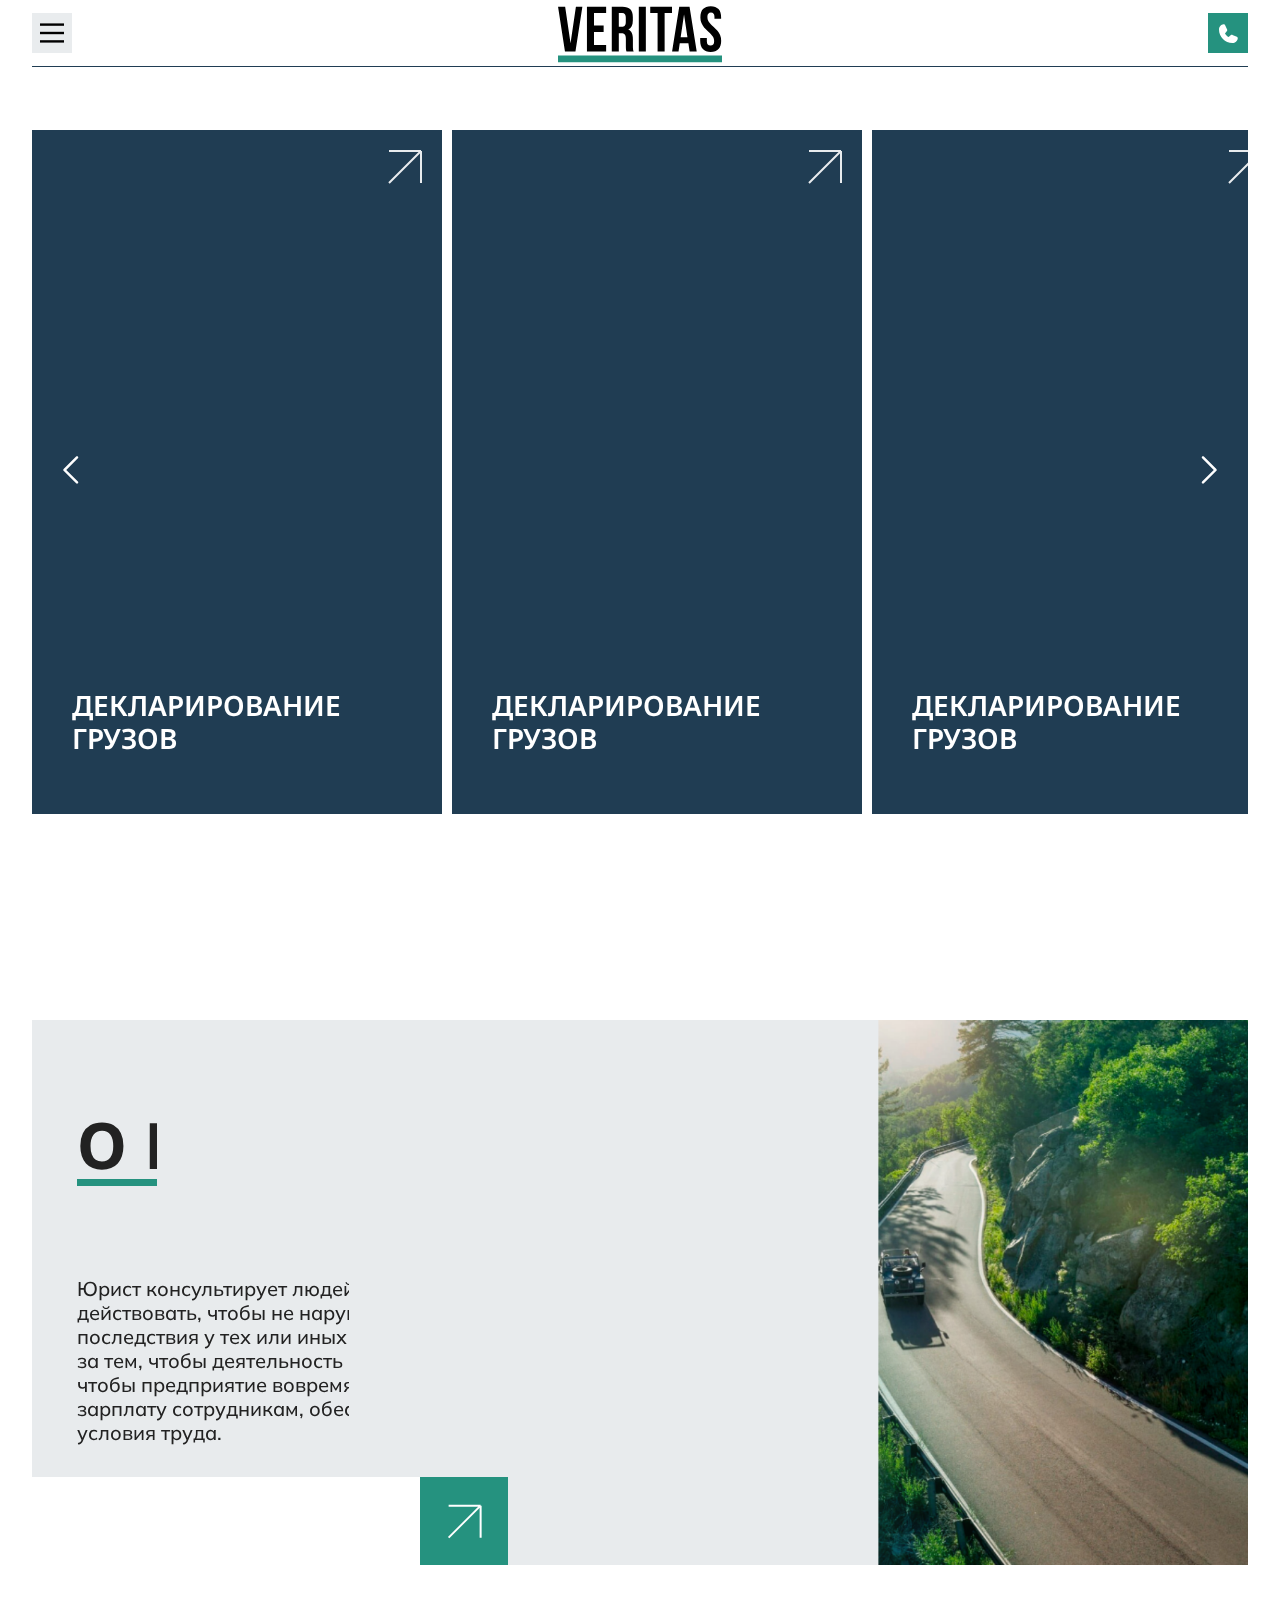
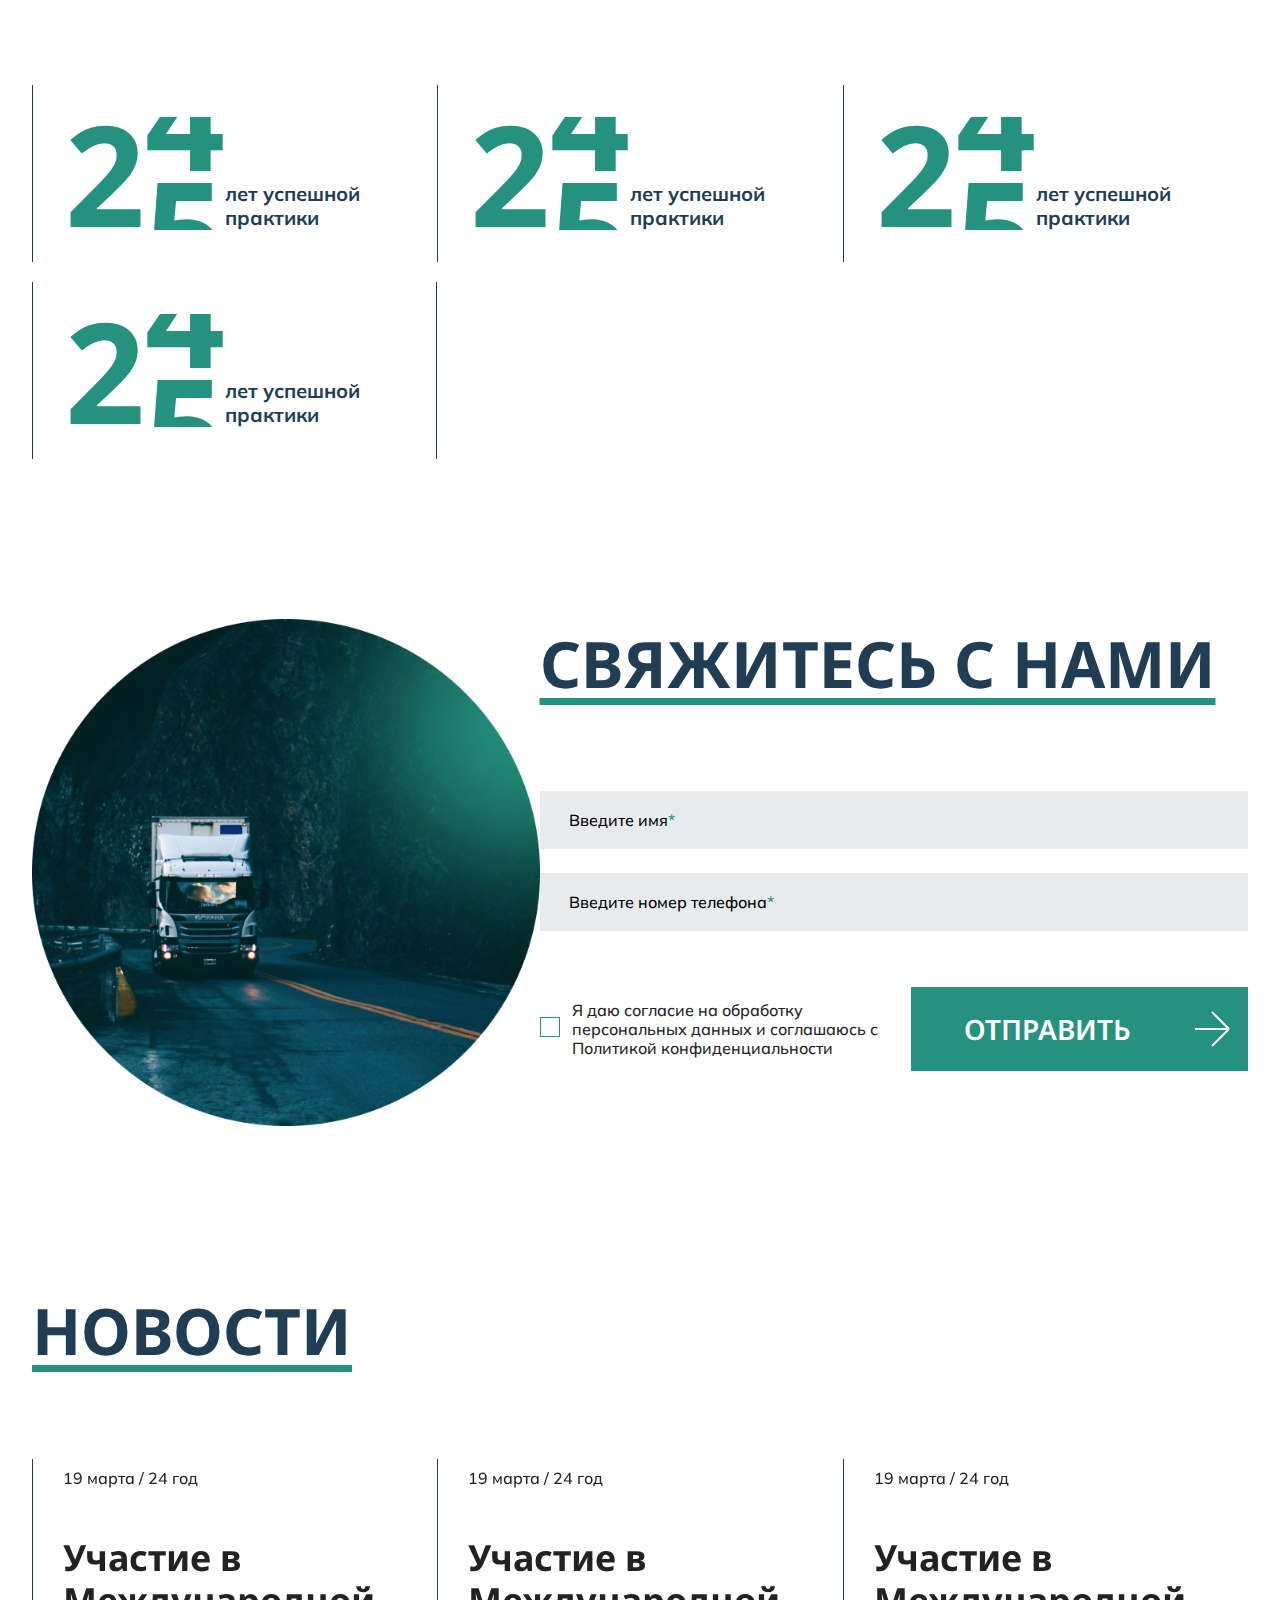
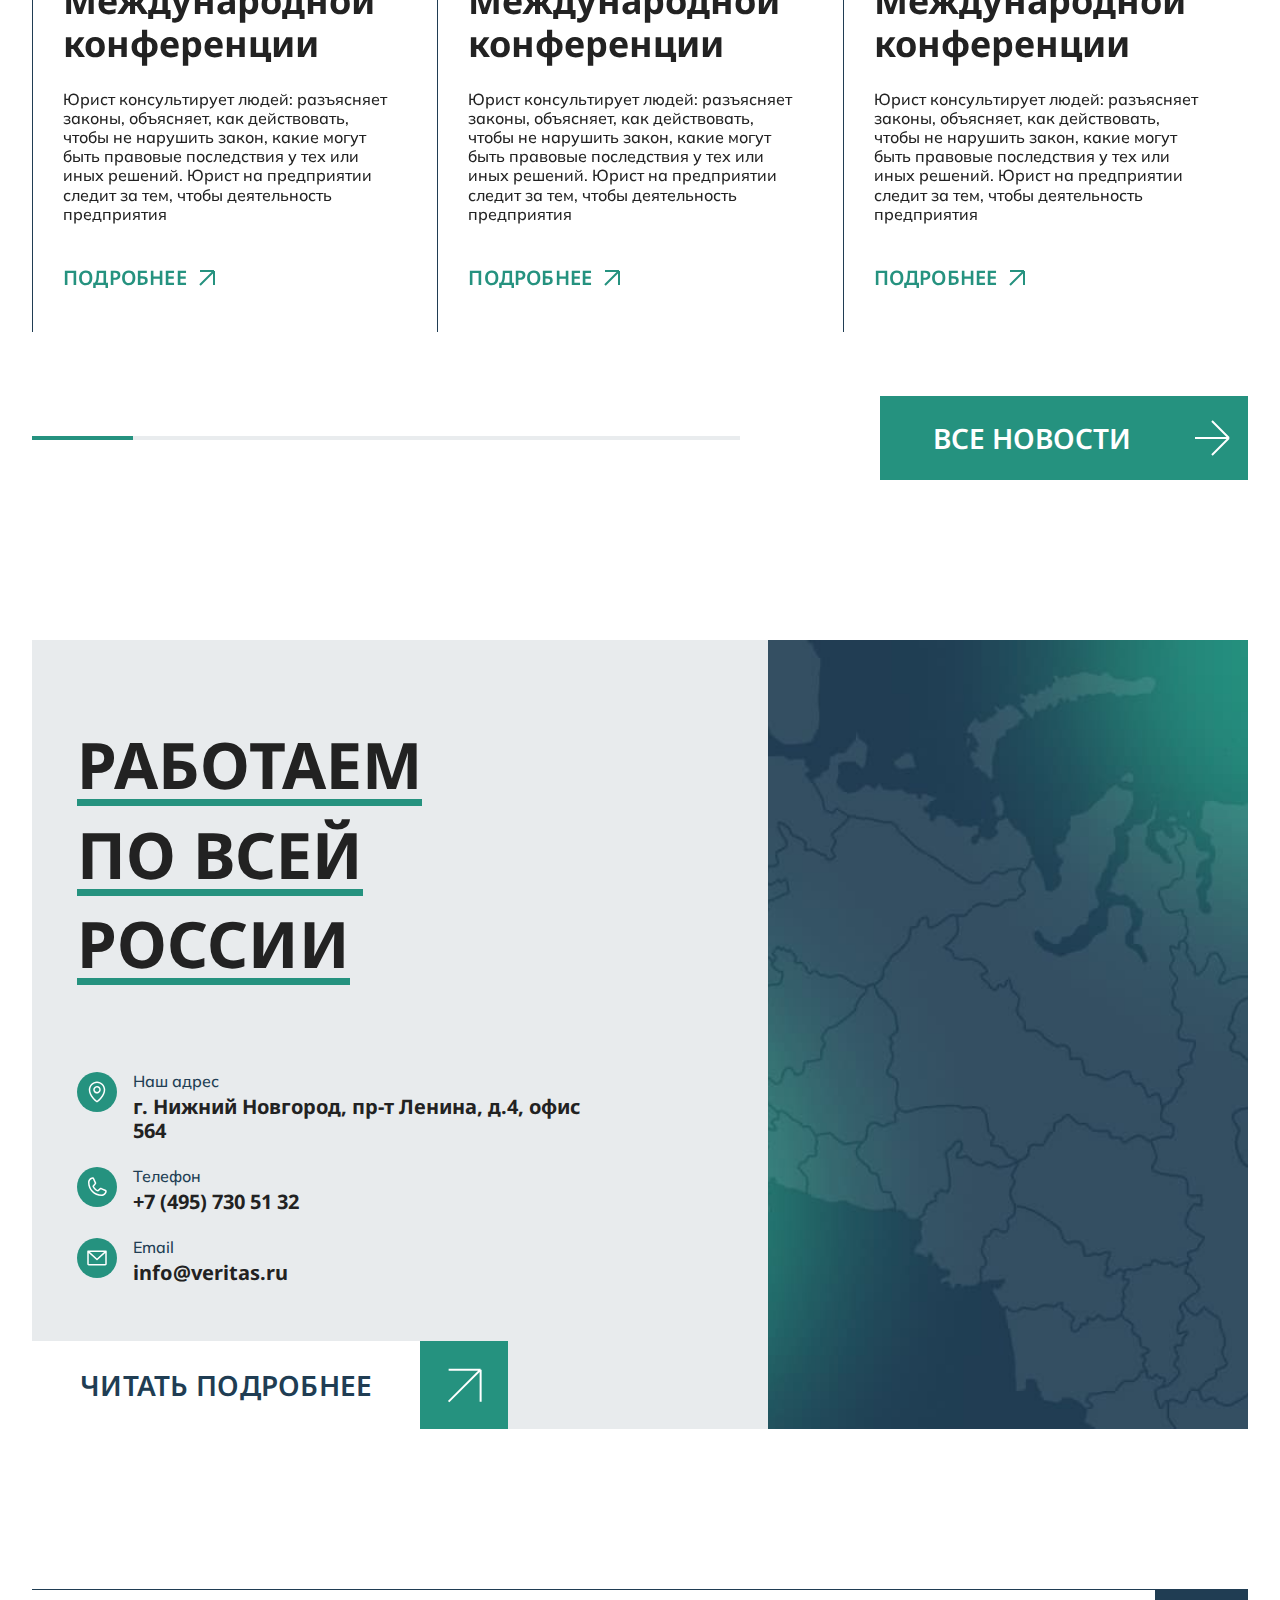
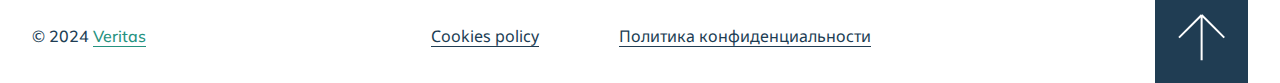
<file: index.html>
<!DOCTYPE html>
<html lang="ru">
<head>
  <meta charset="UTF-8" />
  <meta http-equiv="X-UA-Compatible" content="IE=edge" />
  <meta name="viewport" content="width=device-width, initial-scale=1.0" />
  <title>Стартовый шаблон</title>
  <link rel="stylesheet" href="./css/main.css" />
</head>

<body>
<header class="header">
  <div class="container">
    <div class="mobile_menu">
  <nav>
    <ul class="d-flex align-items-center">
      <li><a href="./services.html">Услуги</a></li>
      <li><a href="./blog.html">Блог</a></li>
      <li><a href="./price.html">Цены</a></li>
      <li><a href="./license.html">Лицензия</a></li>
      <li><a href="./contacts.html">Контакты</a></li>
    </ul>
  </nav>
  <div class="header_contacts d-flex align-items-center flex-direction-column">
    <div class="d-flex align-items-center justify-content-between">
      <a href="tel:+79503518686" class="fs-18px mulish-700 mr-5 d-flex">+7 950 351 86 86</a>
      <div class="d-flex align-items-center">
        <a href="#" class="mr-2">
          <img src="img/vb.svg" alt="">
        </a>
        <a href="#" class="mr-2">
          <img src="img/tg.svg" alt="">
        </a>
        <a href="#" class="mr-2">
          <img src="img/wa.svg" alt="">
        </a>
      </div>
    </div>
    <button class="main_button second mr-14 open_modal" data-modal="contacts" >Заказать звонок</button>
  </div>
</div>


    <div class="header_row d-flex align-items-center justify-content-between">
      <svg width="40" height="40" viewBox="0 0 100 100" class="hamburger"
           onclick="document.querySelector('body').classList.toggle('menu_open');">
        <path class="line line1"
              d="M 20,29.000046 H 80.000231 C 80.000231,29.000046 94.498839,28.817352 94.532987,66.711331 94.543142,77.980673 90.966081,81.670246 85.259173,81.668997 79.552261,81.667751 75.000211,74.999942 75.000211,74.999942 L 25.000021,25.000058"/>
        <path class="line line2" d="M 20,50 H 80"/>
        <path class="line line3"
              d="M 20,70.999954 H 80.000231 C 80.000231,70.999954 94.498839,71.182648 94.532987,33.288669 94.543142,22.019327 90.966081,18.329754 85.259173,18.331003 79.552261,18.332249 75.000211,25.000058 75.000211,25.000058 L 25.000021,74.999942"/>
      </svg>
      <nav>
        <ul class="d-flex align-items-center">
          <li class="mr-12"><a href="./services.html">Услуги</a></li>
          <li class="mr-12"><a href="./blog.html">Блог</a></li>
          <li class="mr-12"><a href="./price.html">Цены</a></li>
          <li class="mr-12"><a href="./license.html">Лицензия</a></li>
          <li><a href="./contacts.html">Контакты</a></li>
        </ul>
      </nav>
      <a href="/" class="logo">
        <svg width="164" height="57" viewBox="0 0 164 57" fill="none" xmlns="http://www.w3.org/2000/svg">
          <path
            d="M142.38 11.952C142.38 8.32532 143.254 5.55199 145.003 3.63198C146.753 1.66932 149.334 0.687988 152.747 0.687988C156.161 0.687988 158.742 1.66932 160.492 3.63198C162.241 5.55199 163.115 8.32532 163.115 11.952V13.36H156.46V11.504C156.46 9.96799 156.161 8.85865 155.564 8.17599C154.966 7.45065 154.091 7.08799 152.939 7.08799C151.787 7.08799 150.913 7.45065 150.316 8.17599C149.718 8.85865 149.419 9.96799 149.419 11.504C149.419 13.3813 149.91 15.024 150.891 16.432C151.915 17.84 153.43 19.44 155.436 21.232C157.1 22.768 158.443 24.1333 159.467 25.328C160.491 26.48 161.366 27.888 162.092 29.552C162.817 31.216 163.18 33.1147 163.18 35.248C163.18 38.8747 162.284 41.6693 160.492 43.632C158.7 45.552 156.097 46.512 152.684 46.512C149.27 46.512 146.668 45.552 144.876 43.632C143.084 41.6693 142.188 38.8747 142.188 35.248V32.496H148.844V35.696C148.844 38.5973 150.06 40.048 152.492 40.048C154.924 40.048 156.139 38.5973 156.139 35.696C156.139 33.8187 155.628 32.176 154.604 30.768C153.622 29.36 152.129 27.76 150.124 25.968C148.46 24.432 147.116 23.088 146.092 21.936C145.068 20.7413 144.193 19.312 143.467 17.648C142.742 15.984 142.38 14.0853 142.38 11.952Z"
            fill="black"/>
          <path
            d="M131.613 46L130.397 37.872H121.757L120.541 46H114.077L121.245 1.19995H131.549L138.717 46H131.613ZM129.437 31.792L126.045 9.13595L122.653 31.792H129.437Z"
            fill="black"/>
          <path d="M113.989 1.19995V7.59995H106.629V46H99.5895V7.59995H92.2295V1.19995H113.989Z" fill="black"/>
          <path d="M87.8503 1.19995V46H80.8103V1.19995H87.8503Z" fill="black"/>
          <line class="animline" x1="0" y1="53.5" x2="164" y2="53.5" stroke="#25927F" stroke-width="7px"/>
          <path
            d="M68.5003 46C68.2443 45.2746 68.0736 44.592 67.9883 43.952C67.9029 43.312 67.8603 42.16 67.8603 40.496V33.456C67.8603 31.408 67.4976 29.9573 66.7723 29.104C66.0469 28.208 64.8736 27.76 63.2523 27.76H60.8203V46H53.7803V1.19995H64.4043C68.0309 1.19995 70.6763 2.05329 72.3403 3.75995C74.0043 5.42395 74.8363 8.00528 74.8363 11.504V15.024C74.8363 19.632 73.3003 22.6613 70.2283 24.112C71.8923 24.7946 73.0869 25.9466 73.8123 27.568C74.5376 29.1466 74.9003 31.1733 74.9003 33.648V40.56C74.9003 41.84 74.9429 42.8853 75.0283 43.696C75.1136 44.464 75.3269 45.232 75.6683 46H68.5003ZM60.8203 21.36H63.5723C64.9803 21.36 66.0256 20.9973 66.7083 20.272C67.4336 19.5466 67.7963 18.3306 67.7963 16.624V12.208C67.7963 10.5866 67.4976 9.41329 66.9003 8.68795C66.3456 7.96262 65.4496 7.59995 64.2123 7.59995H60.8203V21.36Z"
            fill="black"/>
          <path d="M45.6415 20.08V26.48H35.9775V39.6H48.1375V46H28.9375V1.19995H48.1375V7.59995H35.9775V20.08H45.6415Z"
                fill="black"/>
          <path
            d="M17.9078 1.19995H24.3718L17.4598 46H6.96376L0.0517578 1.19995H7.15576L12.5318 37.744L17.9078 1.19995Z"
            fill="black"/>
        </svg>
      </a>
      <div class="header_contacts d-flex align-items-center">
        <a href="tel:+79503518686" class="fs-18px mulish-700 mr-5">+7 950 351 86 86</a>
        <button class="main_button second mr-14 open_modal" data-modal="contacts" >Заказать звонок</button>
        <div class="d-flex align-items-center">
          <a href="#" class="mr-2">
            <img src="img/vb.svg" alt="">
          </a>
          <a href="#" class="mr-2">
            <img src="img/tg.svg" alt="">
          </a>
          <a href="#" class="mr-2">
            <img src="img/wa.svg" alt="">
          </a>
        </div>
      </div>
      <a href="tel:+79503518686" class="green_button">
        <svg width="19" height="19" viewBox="0 0 19 19" fill="none" xmlns="http://www.w3.org/2000/svg">
          <path d="M18.7388 14.4138C18.5716 15.6841 17.9477 16.8502 16.9837 17.6942C16.0196 18.5382 14.7813 19.0024 13.5 19.0001C6.05626 19.0001 8.4831e-06 12.9438 8.4831e-06 5.50005C-0.00228837 4.21876 0.461903 2.98045 1.30588 2.01639C2.14986 1.05234 3.31592 0.428467 4.58626 0.261304C4.9075 0.22208 5.2328 0.2878 5.51362 0.448653C5.79444 0.609506 6.0157 0.856865 6.14438 1.1538L8.12438 5.57412V5.58537C8.2229 5.81267 8.26359 6.06083 8.24281 6.30769C8.22204 6.55455 8.14044 6.79242 8.00532 7.00005C7.98845 7.02537 7.97063 7.0488 7.95188 7.07224L6.00001 9.38599C6.7022 10.8129 8.1947 12.2922 9.64032 12.9963L11.9222 11.0547C11.9446 11.0359 11.9681 11.0184 11.9925 11.0022C12.2 10.8639 12.4387 10.7794 12.687 10.7565C12.9353 10.7336 13.1854 10.7729 13.4147 10.871L13.4269 10.8766L17.8434 12.8557C18.1409 12.9839 18.3889 13.205 18.5503 13.4858C18.7116 13.7667 18.7778 14.0922 18.7388 14.4138Z" fill="white" />
        </svg>
      </a>
    </div>
  </div>
</header>

<main>
  <div class="section-1 scroll_section">
    <div class="container">
      <div class="slider_wrapper unsckroll">
        <div class="swiper swiper-container">
          <div class="swiper-wrapper">
            <div class="swiper-slide d-flex flex-direction-column justify-content-end">
              <img src="./img/image1.jpg" alt="">
              <svg width="34" height="34" viewBox="0 0 34 34" fill="none" xmlns="http://www.w3.org/2000/svg">
                <path d="M1 1H33M33 1V33M33 1L1 33" stroke="#E9ECEE" stroke-width="2"/>
              </svg>

              <p class="text-white noto-sans-600 fs-28px mb-4 slide_title">
                Декларирование грузов
              </p>
              <p class="text-white slide_description fs-20px">
                поступивших на 1 транспортном средстве для 1 ГТД
              </p>
            </div>
            <div class="swiper-slide d-flex flex-direction-column justify-content-end">
              <img src="./img/image1.jpg" alt="">
              <svg width="34" height="34" viewBox="0 0 34 34" fill="none" xmlns="http://www.w3.org/2000/svg">
                <path d="M1 1H33M33 1V33M33 1L1 33" stroke="#E9ECEE" stroke-width="2"/>
              </svg>

              <p class="text-white noto-sans-600 fs-28px mb-4 slide_title">
                Декларирование грузов
              </p>
              <p class="text-white slide_description fs-20px">
                поступивших на 1 транспортном средстве для 1 ГТД
              </p>
            </div>
            <div class="swiper-slide d-flex flex-direction-column justify-content-end">
              <img src="./img/image1.jpg" alt="">
              <svg width="34" height="34" viewBox="0 0 34 34" fill="none" xmlns="http://www.w3.org/2000/svg">
                <path d="M1 1H33M33 1V33M33 1L1 33" stroke="#E9ECEE" stroke-width="2"/>
              </svg>

              <p class="text-white noto-sans-600 fs-28px mb-4 slide_title">
                Декларирование грузов
              </p>
              <p class="text-white slide_description fs-20px">
                поступивших на 1 транспортном средстве для 1 ГТД
              </p>
            </div>
            <div class="swiper-slide d-flex flex-direction-column justify-content-end">
              <img src="./img/image1.jpg" alt="">
              <svg width="34" height="34" viewBox="0 0 34 34" fill="none" xmlns="http://www.w3.org/2000/svg">
                <path d="M1 1H33M33 1V33M33 1L1 33" stroke="#E9ECEE" stroke-width="2"/>
              </svg>

              <p class="text-white noto-sans-600 fs-28px mb-4 slide_title">
                Декларирование грузов
              </p>
              <p class="text-white slide_description fs-20px">
                поступивших на 1 транспортном средстве для 1 ГТД
              </p>
            </div>
            <div class="swiper-slide d-flex flex-direction-column justify-content-end">
              <img src="./img/image1.jpg" alt="">
              <svg width="34" height="34" viewBox="0 0 34 34" fill="none" xmlns="http://www.w3.org/2000/svg">
                <path d="M1 1H33M33 1V33M33 1L1 33" stroke="#E9ECEE" stroke-width="2"/>
              </svg>

              <p class="text-white noto-sans-600 fs-28px mb-4 slide_title">
                Декларирование грузов
              </p>
              <p class="text-white slide_description fs-20px">
                поступивших на 1 транспортном средстве для 1 ГТД
              </p>
            </div>
            <div class="swiper-slide d-flex flex-direction-column justify-content-end">
              <img src="./img/image1.jpg" alt="">
              <svg width="34" height="34" viewBox="0 0 34 34" fill="none" xmlns="http://www.w3.org/2000/svg">
                <path d="M1 1H33M33 1V33M33 1L1 33" stroke="#E9ECEE" stroke-width="2"/>
              </svg>

              <p class="text-white noto-sans-600 fs-28px mb-4 slide_title">
                Декларирование грузов
              </p>
              <p class="text-white slide_description fs-20px">
                поступивших на 1 транспортном средстве для 1 ГТД
              </p>
            </div>
            <div class="swiper-slide d-flex flex-direction-column justify-content-end">
              <img src="./img/image1.jpg" alt="">
              <svg width="34" height="34" viewBox="0 0 34 34" fill="none" xmlns="http://www.w3.org/2000/svg">
                <path d="M1 1H33M33 1V33M33 1L1 33" stroke="#E9ECEE" stroke-width="2"/>
              </svg>

              <p class="text-white noto-sans-600 fs-28px mb-4 slide_title">
                Декларирование грузов
              </p>
              <p class="text-white slide_description fs-20px">
                поступивших на 1 транспортном средстве для 1 ГТД
              </p>
            </div>
          </div>

        </div>
        <div class="swiper-prev">
          <svg width="40" height="40" viewBox="0 0 40 40" fill="none" xmlns="http://www.w3.org/2000/svg">
            <path
              d="M11.6156 20.8843L24.1156 33.3843C24.2317 33.5005 24.3696 33.5926 24.5214 33.6555C24.6731 33.7183 24.8357 33.7507 25 33.7507C25.1642 33.7507 25.3269 33.7183 25.4786 33.6555C25.6303 33.5926 25.7682 33.5005 25.8844 33.3843C26.0005 33.2682 26.0926 33.1303 26.1555 32.9786C26.2183 32.8268 26.2507 32.6642 26.2507 32.5C26.2507 32.3357 26.2183 32.1731 26.1555 32.0213C26.0926 31.8696 26.0005 31.7317 25.8844 31.6156L14.2672 20L25.8844 8.38434C26.1189 8.14979 26.2507 7.83167 26.2507 7.49996C26.2507 7.16826 26.1189 6.85014 25.8844 6.61559C25.6498 6.38104 25.3317 6.24927 25 6.24927C24.6683 6.24927 24.3502 6.38104 24.1156 6.61559L11.6156 19.1156C11.4994 19.2317 11.4072 19.3695 11.3443 19.5213C11.2814 19.673 11.249 19.8357 11.249 20C11.249 20.1642 11.2814 20.3269 11.3443 20.4786C11.4072 20.6304 11.4994 20.7682 11.6156 20.8843Z"
              fill="#203D53" fill-opacity="0.6"/>
          </svg>
        </div>
        <div class="swiper-next">
          <svg width="40" height="40" viewBox="0 0 40 40" fill="none" xmlns="http://www.w3.org/2000/svg">
            <path
              d="M28.3844 20.8843L15.8844 33.3843C15.7683 33.5005 15.6304 33.5926 15.4786 33.6555C15.3269 33.7183 15.1643 33.7507 15 33.7507C14.8358 33.7507 14.6731 33.7183 14.5214 33.6555C14.3697 33.5926 14.2318 33.5005 14.1156 33.3843C13.9995 33.2682 13.9074 33.1303 13.8445 32.9786C13.7817 32.8268 13.7493 32.6642 13.7493 32.5C13.7493 32.3357 13.7817 32.1731 13.8445 32.0213C13.9074 31.8696 13.9995 31.7317 14.1156 31.6156L25.7328 20L14.1156 8.38434C13.8811 8.14979 13.7493 7.83167 13.7493 7.49996C13.7493 7.16826 13.8811 6.85014 14.1156 6.61559C14.3502 6.38104 14.6683 6.24927 15 6.24927C15.3317 6.24927 15.6498 6.38104 15.8844 6.61559L28.3844 19.1156C28.5006 19.2317 28.5928 19.3695 28.6557 19.5213C28.7186 19.673 28.751 19.8357 28.751 20C28.751 20.1642 28.7186 20.3269 28.6557 20.4786C28.5928 20.6304 28.5006 20.7682 28.3844 20.8843Z"
              fill="#203D53" fill-opacity="0.6"/>
          </svg>
        </div>
      </div>
    </div>
  </div>
  <div class="section-2 scroll_section">
    <div class="container">
      <div class="block_info">
        <div class="block_info__side">
          <h1 class="main_title mb-16 noto-sans-700 fs-64px">
            О нас
            <span class="title_cropper"></span>
          </h1>
          <p class="block_info__description mulish-500 fs-20px">
            Юрист консультирует людей: разъясняет законы, объясняет, как действовать, чтобы не нарушить закон, какие
            могут быть правовые последствия у тех или иных решений. Юрист на предприятии следит за тем,
            чтобы деятельность предприятия была законной, например, чтобы предприятие вовремя выплачивало налоги
            государству и зарплату сотрудникам, обеспечивало сотрудникам достойные условия труда.
            <span class="description_cropper"></span>
          </p>
          <a href="#" class="block_info__button">
            Читать подробнее
            <span class="button_cropper"></span>
            <span class="arrow">
              <svg width="35" height="35" viewBox="0 0 35 35" fill="none" xmlns="http://www.w3.org/2000/svg">
                <path
                  d="M1.62744 1.62744L33.6274 1.62744M33.6274 1.62744L33.6274 33.6274M33.6274 1.62744L1.62744 33.6274"
                  stroke="white" stroke-width="2"/>
              </svg>
            </span>
          </a>
        </div>
        <div class="block_info__image">
          <img class="gradient" src="./img/bg.svg" alt="">
          <img class="anim_image" src="./img/image7.jpg" alt="">

        </div>
      </div>
    </div>
  </div>
  <div class="container">
    <div class="block_counter mb-160px">
      <div class="block_counter__item d-flex align-items-end justify-content-center">
        <p class="text-green noto-sans-700 fs-140px mr-4">2
          <span class="count_anim">
            <span>4</span>
            <span>5</span>
          </span>
        </p>
        <p class="mulish-700 fs-20px text-blue">лет успешной практики</p>
      </div>
      <div class="block_counter__item d-flex align-items-end justify-content-center">
        <p class="text-green noto-sans-700 fs-140px mr-4">2
          <span class="count_anim">
            <span>4</span>
            <span>5</span>
          </span>
        </p>
        <p class="mulish-700 fs-20px text-blue">лет успешной практики</p>
      </div>
      <div class="block_counter__item d-flex align-items-end justify-content-center">
        <p class="text-green noto-sans-700 fs-140px mr-4">2
          <span class="count_anim">
            <span>4</span>
            <span>5</span>
          </span>
        </p>
        <p class="mulish-700 fs-20px text-blue">лет успешной практики</p>
      </div>
      <div class="block_counter__item d-flex align-items-end justify-content-center">
        <p class="text-green noto-sans-700 fs-140px mr-4">2
          <span class="count_anim">
            <span>4</span>
            <span>5</span>
          </span>
        </p>
        <p class="mulish-700 fs-20px text-blue">лет успешной практики</p>
      </div>
    </div>
    <div class="form mb-160px" >
      <img src="./img/form.png" alt="">
      <form action="">
        <h2 class="main_title mb-16 noto-sans-700 fs-64px">
          свяжитесь с нами
        </h2>
        <div class="main_input mb-6">
          <input type="text" required>
          <div class="placeholder">
            Введите имя<span>*</span>
          </div>
        </div>
        <div class="main_input">
          <input type="text" required>
          <div class="placeholder">
            Введите номер телефона<span>*</span>
          </div>
        </div>
        <div class="d-flex align-items-center justify-content-between mt-14 form_bottom">
          <div class="d-flex align-items-center">
            <div class="checkbox">
              <input type="checkbox" id="checkbox">
              <label for="checkbox">
                <svg width="20" height="20" viewBox="0 0 20 20" fill="none" xmlns="http://www.w3.org/2000/svg">
                  <rect width="20" height="20" fill="#25927F"/>
                  <path
                    d="M16.6185 5.88932L8.28516 14.2227C8.23678 14.2711 8.17934 14.3095 8.11611 14.3357C8.05289 14.3619 7.98511 14.3754 7.91667 14.3754C7.84822 14.3754 7.78045 14.3619 7.71722 14.3357C7.65399 14.3095 7.59655 14.2711 7.54818 14.2227L3.90234 10.5768C3.80461 10.4791 3.74971 10.3465 3.74971 10.2083C3.74971 10.0701 3.80461 9.93757 3.90234 9.83984C4.00007 9.74211 4.13262 9.68721 4.27083 9.68721C4.40904 9.68721 4.54159 9.74211 4.63932 9.83984L7.91667 13.1178L15.8815 5.15234C15.9792 5.05461 16.1118 4.99971 16.25 4.99971C16.3882 4.99971 16.5208 5.05461 16.6185 5.15234C16.7162 5.25007 16.7711 5.38262 16.7711 5.52083C16.7711 5.65904 16.7162 5.79159 16.6185 5.88932Z"
                    fill="white"/>
                </svg>
              </label>

            </div>
            <p class="mulish-500 fs-16px ml-3">Я даю согласие на обработку персональных данных и соглашаюсь с
              Политикой конфиденциальности</p>
          </div>
          <button class="main_button">
            отправить
            <svg class="ml-16" width="36" height="36" viewBox="0 0 36 36" fill="none"
                 xmlns="http://www.w3.org/2000/svg">
              <path d="M16.9707 1L33.9413 17.9706M33.9413 17.9706L16.9707 34.9411M33.9413 17.9706H0.000140667"
                    stroke="white" stroke-width="2"/>
            </svg>
          </button>
        </div>
      </form>
    </div>
    <div class="news mb-160px">
      <h2 class="main_title mb-16 noto-sans-700 fs-64px">
        Новости
      </h2>
      <div class="swiper newsSwiper mb-16">
        <div class="news_card_wrapper swiper-wrapper">
          <div class="swiper-slide news_card">
            <p class="mulish-500 fs-16px mb-12">19 марта / 24 год</p>
            <p class="noto-sans-700 fs-36px mb-6">
              Участие
              в Международной конференции
            </p>
            <p class="mulish-500 fs-16px mb-10">
              Юрист консультирует людей: разъясняет законы, объясняет, как действовать, чтобы не нарушить закон,
              какие могут быть правовые последствия у тех или иных решений. Юрист на предприятии следит за тем,
              чтобы деятельность предприятия
            </p>
            <a href="" class="news_card__button">
              подробнее
              <svg width="16" height="16" viewBox="0 0 16 16" fill="none" xmlns="http://www.w3.org/2000/svg">
                <path d="M1 1L15 1M15 1L15 15M15 1L1 15" stroke="#25927F" stroke-width="2"/>
              </svg>
            </a>
          </div>
          <div class="swiper-slide news_card">
            <p class="mulish-500 fs-16px mb-12">19 марта / 24 год</p>
            <p class="noto-sans-700 fs-36px mb-6">
              Участие
              в Международной конференции
            </p>
            <p class="mulish-500 fs-16px mb-10">
              Юрист консультирует людей: разъясняет законы, объясняет, как действовать, чтобы не нарушить закон,
              какие могут быть правовые последствия у тех или иных решений. Юрист на предприятии следит за тем,
              чтобы деятельность предприятия
            </p>
            <a href="" class="news_card__button">
              подробнее
              <svg width="16" height="16" viewBox="0 0 16 16" fill="none" xmlns="http://www.w3.org/2000/svg">
                <path d="M1 1L15 1M15 1L15 15M15 1L1 15" stroke="#25927F" stroke-width="2"/>
              </svg>
            </a>
          </div>
          <div class="swiper-slide news_card">
            <p class="mulish-500 fs-16px mb-12">19 марта / 24 год</p>
            <p class="noto-sans-700 fs-36px mb-6">
              Участие
              в Международной конференции
            </p>
            <p class="mulish-500 fs-16px mb-10">
              Юрист консультирует людей: разъясняет законы, объясняет, как действовать, чтобы не нарушить закон,
              какие могут быть правовые последствия у тех или иных решений. Юрист на предприятии следит за тем,
              чтобы деятельность предприятия
            </p>
            <a href="" class="news_card__button">
              подробнее
              <svg width="16" height="16" viewBox="0 0 16 16" fill="none" xmlns="http://www.w3.org/2000/svg">
                <path d="M1 1L15 1M15 1L15 15M15 1L1 15" stroke="#25927F" stroke-width="2"/>
              </svg>
            </a>
          </div>
          <div class="swiper-slide news_card">
            <p class="mulish-500 fs-16px mb-12">19 марта / 24 год</p>
            <p class="noto-sans-700 fs-36px mb-6">
              Участие
              в Международной конференции
            </p>
            <p class="mulish-500 fs-16px mb-10">
              Юрист консультирует людей: разъясняет законы, объясняет, как действовать, чтобы не нарушить закон,
              какие могут быть правовые последствия у тех или иных решений. Юрист на предприятии следит за тем,
              чтобы деятельность предприятия
            </p>
            <a href="" class="news_card__button">
              подробнее
              <svg width="16" height="16" viewBox="0 0 16 16" fill="none" xmlns="http://www.w3.org/2000/svg">
                <path d="M1 1L15 1M15 1L15 15M15 1L1 15" stroke="#25927F" stroke-width="2"/>
              </svg>
            </a>
          </div>
          <div class="swiper-slide news_card">
            <p class="mulish-500 fs-16px mb-12">19 марта / 24 год</p>
            <p class="noto-sans-700 fs-36px mb-6">
              Участие
              в Международной конференции
            </p>
            <p class="mulish-500 fs-16px mb-10">
              Юрист консультирует людей: разъясняет законы, объясняет, как действовать, чтобы не нарушить закон,
              какие могут быть правовые последствия у тех или иных решений. Юрист на предприятии следит за тем,
              чтобы деятельность предприятия
            </p>
            <a href="" class="news_card__button">
              подробнее
              <svg width="16" height="16" viewBox="0 0 16 16" fill="none" xmlns="http://www.w3.org/2000/svg">
                <path d="M1 1L15 1M15 1L15 15M15 1L1 15" stroke="#25927F" stroke-width="2"/>
              </svg>
            </a>
          </div>
          <div class="swiper-slide news_card">
            <p class="mulish-500 fs-16px mb-12">19 марта / 24 год</p>
            <p class="noto-sans-700 fs-36px mb-6">
              Участие
              в Международной конференции
            </p>
            <p class="mulish-500 fs-16px mb-10">
              Юрист консультирует людей: разъясняет законы, объясняет, как действовать, чтобы не нарушить закон,
              какие могут быть правовые последствия у тех или иных решений. Юрист на предприятии следит за тем,
              чтобы деятельность предприятия
            </p>
            <a href="" class="news_card__button">
              подробнее
              <svg width="16" height="16" viewBox="0 0 16 16" fill="none" xmlns="http://www.w3.org/2000/svg">
                <path d="M1 1L15 1M15 1L15 15M15 1L1 15" stroke="#25927F" stroke-width="2"/>
              </svg>
            </a>
          </div>
          <div class="swiper-slide news_card">
            <p class="mulish-500 fs-16px mb-12">19 марта / 24 год</p>
            <p class="noto-sans-700 fs-36px mb-6">
              Участие
              в Международной конференции
            </p>
            <p class="mulish-500 fs-16px mb-10">
              Юрист консультирует людей: разъясняет законы, объясняет, как действовать, чтобы не нарушить закон,
              какие могут быть правовые последствия у тех или иных решений. Юрист на предприятии следит за тем,
              чтобы деятельность предприятия
            </p>
            <a href="" class="news_card__button">
              подробнее
              <svg width="16" height="16" viewBox="0 0 16 16" fill="none" xmlns="http://www.w3.org/2000/svg">
                <path d="M1 1L15 1M15 1L15 15M15 1L1 15" stroke="#25927F" stroke-width="2"/>
              </svg>
            </a>
          </div>
          <div class="swiper-slide news_card">
            <p class="mulish-500 fs-16px mb-12">19 марта / 24 год</p>
            <p class="noto-sans-700 fs-36px mb-6">
              Участие
              в Международной конференции
            </p>
            <p class="mulish-500 fs-16px mb-10">
              Юрист консультирует людей: разъясняет законы, объясняет, как действовать, чтобы не нарушить закон,
              какие могут быть правовые последствия у тех или иных решений. Юрист на предприятии следит за тем,
              чтобы деятельность предприятия
            </p>
            <a href="" class="news_card__button">
              подробнее
              <svg width="16" height="16" viewBox="0 0 16 16" fill="none" xmlns="http://www.w3.org/2000/svg">
                <path d="M1 1L15 1M15 1L15 15M15 1L1 15" stroke="#25927F" stroke-width="2"/>
              </svg>
            </a>
          </div>
          <div class="swiper-slide news_card">
            <p class="mulish-500 fs-16px mb-12">19 марта / 24 год</p>
            <p class="noto-sans-700 fs-36px mb-6">
              Участие
              в Международной конференции
            </p>
            <p class="mulish-500 fs-16px mb-10">
              Юрист консультирует людей: разъясняет законы, объясняет, как действовать, чтобы не нарушить закон,
              какие могут быть правовые последствия у тех или иных решений. Юрист на предприятии следит за тем,
              чтобы деятельность предприятия
            </p>
            <a href="" class="news_card__button">
              подробнее
              <svg width="16" height="16" viewBox="0 0 16 16" fill="none" xmlns="http://www.w3.org/2000/svg">
                <path d="M1 1L15 1M15 1L15 15M15 1L1 15" stroke="#25927F" stroke-width="2"/>
              </svg>
            </a>
          </div>

        </div>
      </div>
      <div class="d-flex align-items-center justify-content-between news_bottom">
        <div class="news-swiper-pagination" style="margin-right: 140px;"></div>
        <a href="#" class="main_button">
          все новости
          <svg class="ml-16" width="36" height="36" viewBox="0 0 36 36" fill="none"
               xmlns="http://www.w3.org/2000/svg">
            <path d="M16.9707 1L33.9413 17.9706M33.9413 17.9706L16.9707 34.9411M33.9413 17.9706H0.000140667"
                  stroke="white" stroke-width="2"/>
          </svg>
        </a>
      </div>


    </div>
    <div class="block_info">
      <div class="block_info__side">
        <h1 class="main_title mb-16 noto-sans-700 fs-64px">
          Работаем<br>
          по всей россии
        </h1>
        <div class="contact_list">
          <div class="contact_list__item d-flex align-items-start mb-6">
            <img src="./img/pin.svg" alt="" class="mr-4">
            <div>
              <p class="mb-1 mulish-500 fs-16px text-blue">
                Наш адрес
              </p>
              <p class="noto-sans-700 fs-20px">г. Нижний Новгород, пр-т Ленина, д.4, офис 564</p>
            </div>


          </div>
          <div class="contact_list__item d-flex align-items-start mb-6">
            <img src="./img/phone.svg" alt="" class="mr-4">
            <div>
              <p class="mb-1 mulish-500 fs-16px text-blue">
                Телефон
              </p>
              <a href="tel:+74957305132" class="noto-sans-700 fs-20px">+7 (495) 730 51 32</a>
            </div>
          </div>
          <div class="contact_list__item d-flex align-items-start mb-6">
            <img src="./img/email.svg" alt="" class="mr-4">
            <div>
              <p class="mb-1 mulish-500 fs-16px text-blue">
                Email
              </p>
              <a href="mailto:info@veritas.ru" class="noto-sans-700 fs-20px">info@veritas.ru</a>
            </div>
          </div>
        </div>
        <a href="#" class="block_info__button">
          Читать подробнее
          <span class="arrow">
              <svg width="35" height="35" viewBox="0 0 35 35" fill="none" xmlns="http://www.w3.org/2000/svg">
                <path
                  d="M1.62744 1.62744L33.6274 1.62744M33.6274 1.62744L33.6274 33.6274M33.6274 1.62744L1.62744 33.6274"
                  stroke="white" stroke-width="2"/>
              </svg>
            </span>
        </a>
      </div>
      <div class="block_info__image">
        <img src="./img/contacts.jpg" alt="">
      </div>
    </div>
  </div>

</main>

<footer class="footer">
  <div class="container">
    <div class="footer_content">
      <div class="mulish-500 fs-16px text-blue">
        © 2024
        <a href="#" class="text-green main_link">Veritas</a>
      </div>
      <div class="d-flex align-items-center center">
        <a href="#" class="text-blue main_link mr-20">Cookies policy</a>
        <a href="#" class="text-blue main_link">Политика конфиденциальности</a>
      </div>
      <div class="button_up">
        <svg width="47" height="48" viewBox="0 0 47 48" fill="none" xmlns="http://www.w3.org/2000/svg">
          <path d="M1 24.6274L23.6274 2.00002M23.6274 2.00002L46.2548 24.6274M23.6274 2.00002V47.2549" stroke="white" stroke-width="2" />
        </svg>
      </div>
    </div>
  </div>
</footer>
<div class="modal modal_theme_normal" data-modal="contacts">
  <div class="modal__content">
    <div class="modal_close">
      <svg width="32" height="32" viewBox="0 0 32 32" fill="none" xmlns="http://www.w3.org/2000/svg">
        <path d="M25.7074 24.2926C25.8004 24.3855 25.8741 24.4958 25.9243 24.6172C25.9746 24.7386 26.0005 24.8687 26.0005 25.0001C26.0005 25.1315 25.9746 25.2616 25.9243 25.383C25.8741 25.5044 25.8004 25.6147 25.7074 25.7076C25.6145 25.8005 25.5042 25.8742 25.3828 25.9245C25.2614 25.9747 25.1313 26.0006 24.9999 26.0006C24.8686 26.0006 24.7384 25.9747 24.6171 25.9245C24.4957 25.8742 24.3854 25.8005 24.2924 25.7076L15.9999 17.4138L7.70745 25.7076C7.5198 25.8952 7.26531 26.0006 6.99995 26.0006C6.73458 26.0006 6.48009 25.8952 6.29245 25.7076C6.1048 25.5199 5.99939 25.2654 5.99939 25.0001C5.99939 24.7347 6.10481 24.4802 6.29245 24.2926L14.5862 16.0001L6.29245 7.70757C6.1048 7.51993 5.99939 7.26543 5.99939 7.00007C5.99939 6.7347 6.1048 6.48021 6.29245 6.29257C6.48009 6.10493 6.73458 5.99951 6.99995 5.99951C7.26531 5.99951 7.5198 6.10493 7.70745 6.29257L15.9999 14.5863L24.2924 6.29257C24.4801 6.10493 24.7346 5.99951 24.9999 5.99951C25.2653 5.99951 25.5198 6.10493 25.7074 6.29257C25.8951 6.48021 26.0005 6.7347 26.0005 7.00007C26.0005 7.26543 25.8951 7.51993 25.7074 7.70757L17.4137 16.0001L25.7074 24.2926Z" fill="black" />
      </svg>
    </div>
    <div class="form">
      <form action="">
        <h2 class="main_title mb-16 noto-sans-700 fs-64px">
          свяжитесь с нами
        </h2>
        <div class="main_input mb-6">
          <input type="text" required>
          <div class="placeholder">
            Введите имя<span>*</span>
          </div>
        </div>
        <div class="main_input">
          <input type="text" required>
          <div class="placeholder">
            Введите номер телефона<span>*</span>
          </div>
        </div>
        <div class="d-flex align-items-center justify-content-between mt-14 form_bottom">
          <div class="d-flex align-items-center">
            <div class="checkbox">
              <input type="checkbox" id="checkbox">
              <label for="checkbox">
                <svg width="20" height="20" viewBox="0 0 20 20" fill="none" xmlns="http://www.w3.org/2000/svg">
                  <rect width="20" height="20" fill="#25927F"/>
                  <path
                    d="M16.6185 5.88932L8.28516 14.2227C8.23678 14.2711 8.17934 14.3095 8.11611 14.3357C8.05289 14.3619 7.98511 14.3754 7.91667 14.3754C7.84822 14.3754 7.78045 14.3619 7.71722 14.3357C7.65399 14.3095 7.59655 14.2711 7.54818 14.2227L3.90234 10.5768C3.80461 10.4791 3.74971 10.3465 3.74971 10.2083C3.74971 10.0701 3.80461 9.93757 3.90234 9.83984C4.00007 9.74211 4.13262 9.68721 4.27083 9.68721C4.40904 9.68721 4.54159 9.74211 4.63932 9.83984L7.91667 13.1178L15.8815 5.15234C15.9792 5.05461 16.1118 4.99971 16.25 4.99971C16.3882 4.99971 16.5208 5.05461 16.6185 5.15234C16.7162 5.25007 16.7711 5.38262 16.7711 5.52083C16.7711 5.65904 16.7162 5.79159 16.6185 5.88932Z"
                    fill="white"/>
                </svg>
              </label>

            </div>
            <p class="mulish-500 fs-16px ml-3">Я даю согласие на обработку персональных данных и соглашаюсь с
              Политикой конфиденциальности</p>
          </div>
          <button class="main_button">
            отправить
            <svg class="ml-16" width="36" height="36" viewBox="0 0 36 36" fill="none"
                 xmlns="http://www.w3.org/2000/svg">
              <path d="M16.9707 1L33.9413 17.9706M33.9413 17.9706L16.9707 34.9411M33.9413 17.9706H0.000140667"
                    stroke="white" stroke-width="2"/>
            </svg>
          </button>
        </div>
      </form>
    </div>
  </div>
</div>
<!-- /.modal -->



<div class="loader d-flex align-items-center justify-content-center">
  <svg width="368" height="25" viewBox="0 0 368 25" fill="none" xmlns="http://www.w3.org/2000/svg">
      <rect width="368" height="25" fill="#E9ECEE" />
      <rect x="0" y="0" width="0" height="25" fill="#25927F" class="loader_line"/>
  </svg>
</div>

<script src="./js/index.bundle.js"></script>

</body>
</html>
</file>
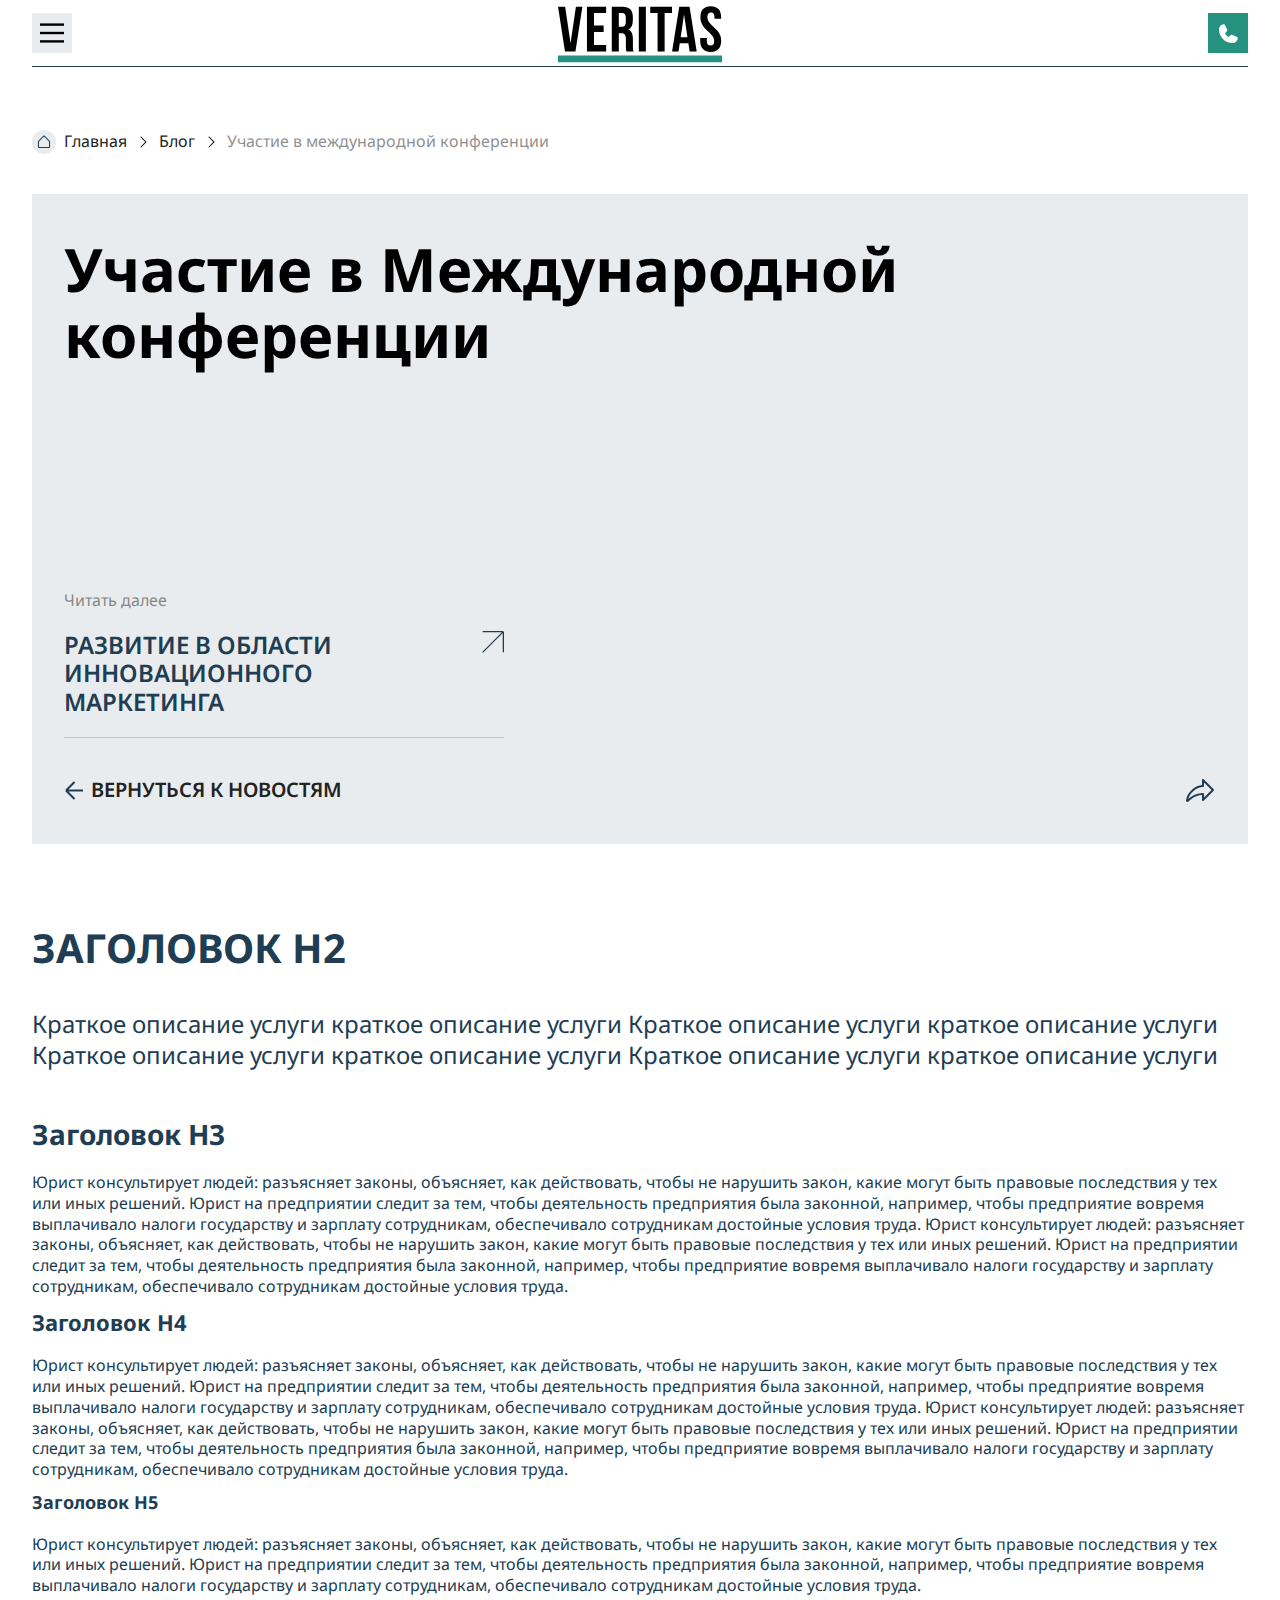
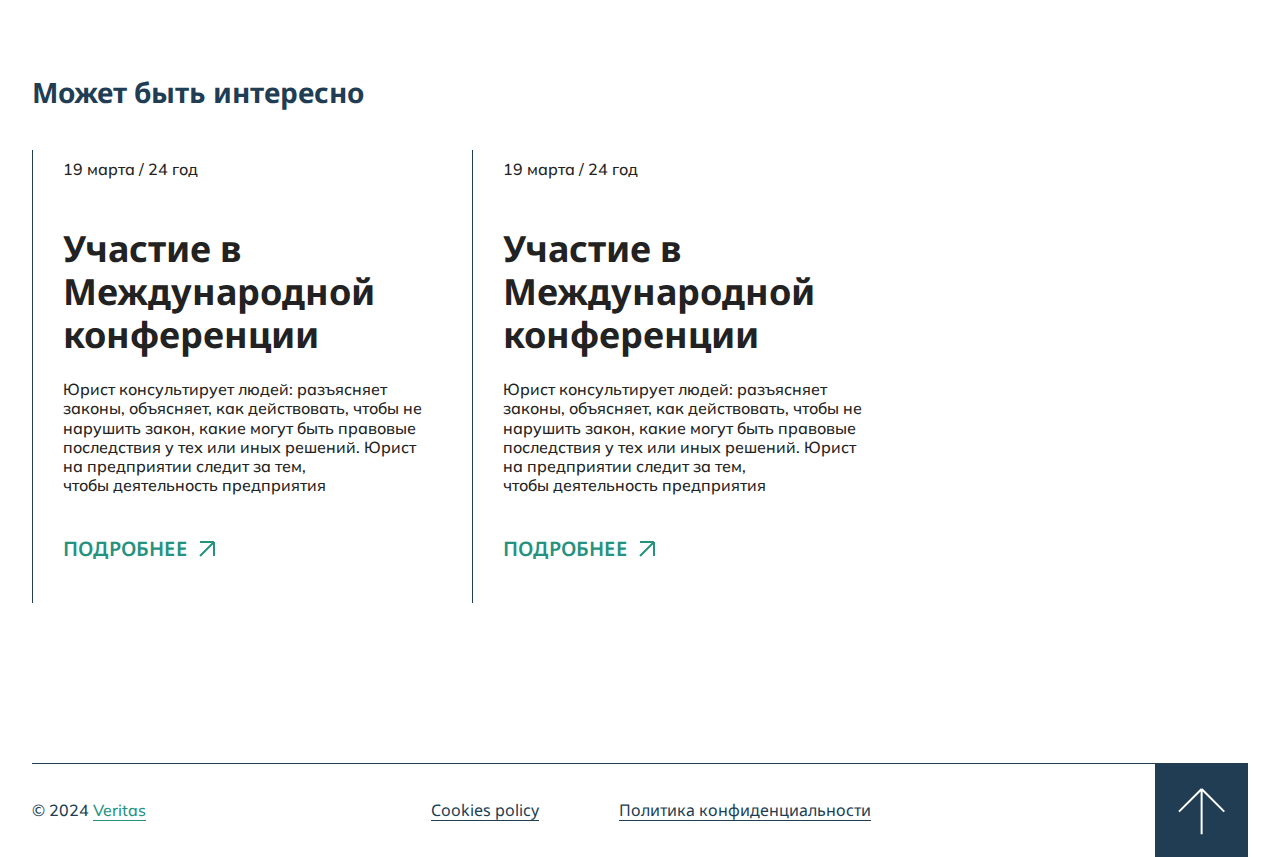
<file: blog-inner.html>
<!DOCTYPE html>
<html lang="ru">
<head>
  <meta charset="UTF-8" />
  <meta http-equiv="X-UA-Compatible" content="IE=edge" />
  <meta name="viewport" content="width=device-width, initial-scale=1.0" />
  <title>Стартовый шаблон</title>
  <link rel="stylesheet" href="./css/main.css" />
</head>

<body>
<header class="header">
  <div class="container">
    <div class="mobile_menu">
  <nav>
    <ul class="d-flex align-items-center">
      <li><a href="./services.html">Услуги</a></li>
      <li><a href="./blog.html">Блог</a></li>
      <li><a href="./price.html">Цены</a></li>
      <li><a href="./license.html">Лицензия</a></li>
      <li><a href="./contacts.html">Контакты</a></li>
    </ul>
  </nav>
  <div class="header_contacts d-flex align-items-center flex-direction-column">
    <div class="d-flex align-items-center justify-content-between">
      <a href="tel:+79503518686" class="fs-18px mulish-700 mr-5 d-flex">+7 950 351 86 86</a>
      <div class="d-flex align-items-center">
        <a href="#" class="mr-2">
          <img src="img/vb.svg" alt="">
        </a>
        <a href="#" class="mr-2">
          <img src="img/tg.svg" alt="">
        </a>
        <a href="#" class="mr-2">
          <img src="img/wa.svg" alt="">
        </a>
      </div>
    </div>
    <button class="main_button second mr-14 open_modal" data-modal="contacts" >Заказать звонок</button>
  </div>
</div>


    <div class="header_row d-flex align-items-center justify-content-between">
      <svg width="40" height="40" viewBox="0 0 100 100" class="hamburger"
           onclick="document.querySelector('body').classList.toggle('menu_open');">
        <path class="line line1"
              d="M 20,29.000046 H 80.000231 C 80.000231,29.000046 94.498839,28.817352 94.532987,66.711331 94.543142,77.980673 90.966081,81.670246 85.259173,81.668997 79.552261,81.667751 75.000211,74.999942 75.000211,74.999942 L 25.000021,25.000058"/>
        <path class="line line2" d="M 20,50 H 80"/>
        <path class="line line3"
              d="M 20,70.999954 H 80.000231 C 80.000231,70.999954 94.498839,71.182648 94.532987,33.288669 94.543142,22.019327 90.966081,18.329754 85.259173,18.331003 79.552261,18.332249 75.000211,25.000058 75.000211,25.000058 L 25.000021,74.999942"/>
      </svg>
      <nav>
        <ul class="d-flex align-items-center">
          <li class="mr-12"><a href="./services.html">Услуги</a></li>
          <li class="mr-12"><a href="./blog.html">Блог</a></li>
          <li class="mr-12"><a href="./price.html">Цены</a></li>
          <li class="mr-12"><a href="./license.html">Лицензия</a></li>
          <li><a href="./contacts.html">Контакты</a></li>
        </ul>
      </nav>
      <a href="/" class="logo">
        <svg width="164" height="57" viewBox="0 0 164 57" fill="none" xmlns="http://www.w3.org/2000/svg">
          <path
            d="M142.38 11.952C142.38 8.32532 143.254 5.55199 145.003 3.63198C146.753 1.66932 149.334 0.687988 152.747 0.687988C156.161 0.687988 158.742 1.66932 160.492 3.63198C162.241 5.55199 163.115 8.32532 163.115 11.952V13.36H156.46V11.504C156.46 9.96799 156.161 8.85865 155.564 8.17599C154.966 7.45065 154.091 7.08799 152.939 7.08799C151.787 7.08799 150.913 7.45065 150.316 8.17599C149.718 8.85865 149.419 9.96799 149.419 11.504C149.419 13.3813 149.91 15.024 150.891 16.432C151.915 17.84 153.43 19.44 155.436 21.232C157.1 22.768 158.443 24.1333 159.467 25.328C160.491 26.48 161.366 27.888 162.092 29.552C162.817 31.216 163.18 33.1147 163.18 35.248C163.18 38.8747 162.284 41.6693 160.492 43.632C158.7 45.552 156.097 46.512 152.684 46.512C149.27 46.512 146.668 45.552 144.876 43.632C143.084 41.6693 142.188 38.8747 142.188 35.248V32.496H148.844V35.696C148.844 38.5973 150.06 40.048 152.492 40.048C154.924 40.048 156.139 38.5973 156.139 35.696C156.139 33.8187 155.628 32.176 154.604 30.768C153.622 29.36 152.129 27.76 150.124 25.968C148.46 24.432 147.116 23.088 146.092 21.936C145.068 20.7413 144.193 19.312 143.467 17.648C142.742 15.984 142.38 14.0853 142.38 11.952Z"
            fill="black"/>
          <path
            d="M131.613 46L130.397 37.872H121.757L120.541 46H114.077L121.245 1.19995H131.549L138.717 46H131.613ZM129.437 31.792L126.045 9.13595L122.653 31.792H129.437Z"
            fill="black"/>
          <path d="M113.989 1.19995V7.59995H106.629V46H99.5895V7.59995H92.2295V1.19995H113.989Z" fill="black"/>
          <path d="M87.8503 1.19995V46H80.8103V1.19995H87.8503Z" fill="black"/>
          <line class="animline" x1="0" y1="53.5" x2="164" y2="53.5" stroke="#25927F" stroke-width="7px"/>
          <path
            d="M68.5003 46C68.2443 45.2746 68.0736 44.592 67.9883 43.952C67.9029 43.312 67.8603 42.16 67.8603 40.496V33.456C67.8603 31.408 67.4976 29.9573 66.7723 29.104C66.0469 28.208 64.8736 27.76 63.2523 27.76H60.8203V46H53.7803V1.19995H64.4043C68.0309 1.19995 70.6763 2.05329 72.3403 3.75995C74.0043 5.42395 74.8363 8.00528 74.8363 11.504V15.024C74.8363 19.632 73.3003 22.6613 70.2283 24.112C71.8923 24.7946 73.0869 25.9466 73.8123 27.568C74.5376 29.1466 74.9003 31.1733 74.9003 33.648V40.56C74.9003 41.84 74.9429 42.8853 75.0283 43.696C75.1136 44.464 75.3269 45.232 75.6683 46H68.5003ZM60.8203 21.36H63.5723C64.9803 21.36 66.0256 20.9973 66.7083 20.272C67.4336 19.5466 67.7963 18.3306 67.7963 16.624V12.208C67.7963 10.5866 67.4976 9.41329 66.9003 8.68795C66.3456 7.96262 65.4496 7.59995 64.2123 7.59995H60.8203V21.36Z"
            fill="black"/>
          <path d="M45.6415 20.08V26.48H35.9775V39.6H48.1375V46H28.9375V1.19995H48.1375V7.59995H35.9775V20.08H45.6415Z"
                fill="black"/>
          <path
            d="M17.9078 1.19995H24.3718L17.4598 46H6.96376L0.0517578 1.19995H7.15576L12.5318 37.744L17.9078 1.19995Z"
            fill="black"/>
        </svg>
      </a>
      <div class="header_contacts d-flex align-items-center">
        <a href="tel:+79503518686" class="fs-18px mulish-700 mr-5">+7 950 351 86 86</a>
        <button class="main_button second mr-14 open_modal" data-modal="contacts" >Заказать звонок</button>
        <div class="d-flex align-items-center">
          <a href="#" class="mr-2">
            <img src="img/vb.svg" alt="">
          </a>
          <a href="#" class="mr-2">
            <img src="img/tg.svg" alt="">
          </a>
          <a href="#" class="mr-2">
            <img src="img/wa.svg" alt="">
          </a>
        </div>
      </div>
      <a href="tel:+79503518686" class="green_button">
        <svg width="19" height="19" viewBox="0 0 19 19" fill="none" xmlns="http://www.w3.org/2000/svg">
          <path d="M18.7388 14.4138C18.5716 15.6841 17.9477 16.8502 16.9837 17.6942C16.0196 18.5382 14.7813 19.0024 13.5 19.0001C6.05626 19.0001 8.4831e-06 12.9438 8.4831e-06 5.50005C-0.00228837 4.21876 0.461903 2.98045 1.30588 2.01639C2.14986 1.05234 3.31592 0.428467 4.58626 0.261304C4.9075 0.22208 5.2328 0.2878 5.51362 0.448653C5.79444 0.609506 6.0157 0.856865 6.14438 1.1538L8.12438 5.57412V5.58537C8.2229 5.81267 8.26359 6.06083 8.24281 6.30769C8.22204 6.55455 8.14044 6.79242 8.00532 7.00005C7.98845 7.02537 7.97063 7.0488 7.95188 7.07224L6.00001 9.38599C6.7022 10.8129 8.1947 12.2922 9.64032 12.9963L11.9222 11.0547C11.9446 11.0359 11.9681 11.0184 11.9925 11.0022C12.2 10.8639 12.4387 10.7794 12.687 10.7565C12.9353 10.7336 13.1854 10.7729 13.4147 10.871L13.4269 10.8766L17.8434 12.8557C18.1409 12.9839 18.3889 13.205 18.5503 13.4858C18.7116 13.7667 18.7778 14.0922 18.7388 14.4138Z" fill="white" />
        </svg>
      </a>
    </div>
  </div>
</header>

<main class="pt-130px">
  <div class="container">
    <ul class="breadcrumbs mb-10">
      <li>
        <svg class="mr-2" width="24" height="24" viewBox="0 0 24 24" fill="none" xmlns="http://www.w3.org/2000/svg">
          <circle cx="12" cy="12" r="12" fill="#E9ECEE"/>
          <path
            d="M17.7069 10.7925L12.7069 5.79251C12.5194 5.60511 12.2651 5.49985 12 5.49985C11.7349 5.49985 11.4806 5.60511 11.2931 5.79251L6.29313 10.7925C6.19982 10.8851 6.12586 10.9954 6.07553 11.1168C6.02521 11.2383 5.99954 11.3685 6.00001 11.5V17.5C6.00001 17.6326 6.05268 17.7598 6.14645 17.8536C6.24022 17.9473 6.3674 18 6.50001 18H17.5C17.6326 18 17.7598 17.9473 17.8536 17.8536C17.9473 17.7598 18 17.6326 18 17.5V11.5C18.0005 11.3685 17.9748 11.2383 17.9245 11.1168C17.8742 10.9954 17.8002 10.8851 17.7069 10.7925ZM17 17H7.00001V11.5L12 6.50001L17 11.5V17Z"
            fill="#203D53"/>
        </svg>
        <a href="#">Главная</a>
      </li>
      <li>
        <svg class="mx-2" width="16" height="16" viewBox="0 0 16 16" fill="none" xmlns="http://www.w3.org/2000/svg">
          <path
            d="M11.354 8.35375L6.35403 13.3538C6.30757 13.4002 6.25242 13.4371 6.19173 13.4622C6.13103 13.4873 6.06598 13.5003 6.00028 13.5003C5.93458 13.5003 5.86953 13.4873 5.80883 13.4622C5.74813 13.4371 5.69298 13.4002 5.64653 13.3538C5.60007 13.3073 5.56322 13.2521 5.53808 13.1915C5.51294 13.1308 5.5 13.0657 5.5 13C5.5 12.9343 5.51294 12.8693 5.53808 12.8086C5.56322 12.7479 5.60007 12.6927 5.64653 12.6463L10.2934 8L5.64653 3.35375C5.55271 3.25993 5.5 3.13269 5.5 3C5.5 2.86732 5.55271 2.74007 5.64653 2.64625C5.74035 2.55243 5.8676 2.49973 6.00028 2.49973C6.13296 2.49973 6.26021 2.55243 6.35403 2.64625L11.354 7.64625C11.4005 7.69269 11.4374 7.74783 11.4626 7.80853C11.4877 7.86923 11.5007 7.9343 11.5007 8C11.5007 8.06571 11.4877 8.13077 11.4626 8.19147C11.4374 8.25217 11.4005 8.30732 11.354 8.35375Z"
            fill="black"/>
        </svg>
        <a href="#">Блог</a>
      </li>
      <li>
        <svg class="mx-2" width="16" height="16" viewBox="0 0 16 16" fill="none" xmlns="http://www.w3.org/2000/svg">
          <path
            d="M11.354 8.35375L6.35403 13.3538C6.30757 13.4002 6.25242 13.4371 6.19173 13.4622C6.13103 13.4873 6.06598 13.5003 6.00028 13.5003C5.93458 13.5003 5.86953 13.4873 5.80883 13.4622C5.74813 13.4371 5.69298 13.4002 5.64653 13.3538C5.60007 13.3073 5.56322 13.2521 5.53808 13.1915C5.51294 13.1308 5.5 13.0657 5.5 13C5.5 12.9343 5.51294 12.8693 5.53808 12.8086C5.56322 12.7479 5.60007 12.6927 5.64653 12.6463L10.2934 8L5.64653 3.35375C5.55271 3.25993 5.5 3.13269 5.5 3C5.5 2.86732 5.55271 2.74007 5.64653 2.64625C5.74035 2.55243 5.8676 2.49973 6.00028 2.49973C6.13296 2.49973 6.26021 2.55243 6.35403 2.64625L11.354 7.64625C11.4005 7.69269 11.4374 7.74783 11.4626 7.80853C11.4877 7.86923 11.5007 7.9343 11.5007 8C11.5007 8.06571 11.4877 8.13077 11.4626 8.19147C11.4374 8.25217 11.4005 8.30732 11.354 8.35375Z"
            fill="black"/>
        </svg>
        <span>Участие в международной конференции</span>
      </li>

    </ul>
    <div class="blog_inner">
      <div class="blog_inner__title">
        <h1>
          Участие
          в Международной конференции
        </h1>
        <div class="block_next">
          <p class="noto-sans-400 fs-16px">Читать далее</p>
          <div class="services_list mb-10">
            <a href="#" class="services_list__item d-flex align-items-start justify-content-between py-10">
              <p class="noto-sans-600 fs-24px text">
                Развитие в области инновационного маркетинга
              </p>
              <svg class="services_list__item-arrow" width="22" height="22" viewBox="0 0 34 34" fill="none"
                   xmlns="http://www.w3.org/2000/svg">
                <path d="M1 1L33 1M33 1L33 33M33 1L1 33" stroke-width="2"/>
              </svg>
            </a>
          </div>
          <a href="#" class="d-flex align-items-center noto-sans-600 fs-20px uppercase">
            <svg class="mr-2" width="19" height="19" viewBox="0 0 19 19" fill="none" xmlns="http://www.w3.org/2000/svg">
              <path d="M10.4858 17.9705L2.00056 9.48518M2.00056 9.48518L10.4858 0.999897M2.00056 9.48518H18.9711"
                    stroke="#203D53" stroke-width="2"/>
            </svg>
            вернуться к новостям
          </a>
        </div>
        <a href="#" class="share_icon">
          <svg width="32" height="32" viewBox="0 0 32 32" fill="none" xmlns="http://www.w3.org/2000/svg">
            <path
              d="M29.7074 13.2938L19.7074 3.29378C19.5676 3.15384 19.3895 3.0585 19.1955 3.01981C19.0016 2.98112 18.8005 3.00082 18.6177 3.07641C18.4349 3.15201 18.2787 3.28011 18.1687 3.44451C18.0588 3.60892 18 3.80224 17.9999 4.00003V9.04378C14.7574 9.32128 11.1762 10.9088 8.22992 13.4075C4.68242 16.4175 2.47367 20.2963 2.00992 24.3288C1.97368 24.6423 2.03725 24.9592 2.19158 25.2345C2.34591 25.5098 2.58313 25.7294 2.86949 25.8621C3.15586 25.9947 3.47677 26.0337 3.78655 25.9734C4.09634 25.9131 4.37921 25.7566 4.59492 25.5263C5.96992 24.0625 10.8624 19.4338 17.9999 19.0263V24C18 24.1978 18.0588 24.3911 18.1687 24.5555C18.2787 24.7199 18.4349 24.848 18.6177 24.9236C18.8005 24.9992 19.0016 25.0189 19.1955 24.9802C19.3895 24.9416 19.5676 24.8462 19.7074 24.7063L29.7074 14.7063C29.8944 14.5188 29.9995 14.2648 29.9995 14C29.9995 13.7352 29.8944 13.4812 29.7074 13.2938ZM19.9999 21.5863V18C19.9999 17.7348 19.8946 17.4805 19.707 17.2929C19.5195 17.1054 19.2651 17 18.9999 17C15.4899 17 12.0712 17.9163 8.83867 19.725C7.19235 20.6503 5.65844 21.7627 4.26742 23.04C4.99242 20.06 6.81992 17.2263 9.52367 14.9325C12.4262 12.4713 15.9687 11 18.9999 11C19.2651 11 19.5195 10.8947 19.707 10.7071C19.8946 10.5196 19.9999 10.2652 19.9999 10V6.41503L27.5862 14L19.9999 21.5863Z"
              fill="#203D53"/>
          </svg>
        </a>
      </div>
      <div class="blog_inner__content">
        <div class="block_text">
          <h2>Заголовок H2</h2>
          <p class="fs-24px">Краткое описание услуги краткое описание услуги Краткое описание услуги краткое описание услуги Краткое
            описание услуги краткое описание услуги Краткое описание услуги краткое описание услуги</p>
          <h3>Заголовок H3</h3>
          <p>
            Юрист консультирует людей: разъясняет законы, объясняет, как действовать, чтобы не нарушить закон, какие могут
            быть правовые последствия у тех или иных решений. Юрист на предприятии следит за тем, чтобы деятельность
            предприятия была законной, например, чтобы предприятие вовремя выплачивало налоги государству и зарплату
            сотрудникам, обеспечивало сотрудникам достойные условия труда.
            Юрист консультирует людей: разъясняет законы, объясняет, как действовать, чтобы не нарушить закон, какие могут
            быть правовые последствия у тех или иных решений. Юрист на предприятии следит за тем, чтобы деятельность
            предприятия была законной, например, чтобы предприятие вовремя выплачивало налоги государству и зарплату
            сотрудникам, обеспечивало сотрудникам достойные условия труда.
          </p>
          <h4>Заголовок H4</h4>
          <p>
            Юрист консультирует людей: разъясняет законы, объясняет, как действовать, чтобы не нарушить закон, какие могут
            быть правовые последствия у тех или иных решений. Юрист на предприятии следит за тем, чтобы деятельность
            предприятия была законной, например, чтобы предприятие вовремя выплачивало налоги государству и зарплату
            сотрудникам, обеспечивало сотрудникам достойные условия труда.
            Юрист консультирует людей: разъясняет законы, объясняет, как действовать, чтобы не нарушить закон, какие могут
            быть правовые последствия у тех или иных решений. Юрист на предприятии следит за тем, чтобы деятельность
            предприятия была законной, например, чтобы предприятие вовремя выплачивало налоги государству и зарплату
            сотрудникам, обеспечивало сотрудникам достойные условия труда.
          </p>
          <h5>Заголовок H5</h5>
          <p>
            Юрист консультирует людей: разъясняет законы, объясняет, как действовать, чтобы не нарушить закон, какие могут
            быть правовые последствия у тех или иных решений. Юрист на предприятии следит за тем, чтобы деятельность
            предприятия была законной, например, чтобы предприятие вовремя выплачивало налоги государству и зарплату
            сотрудникам, обеспечивало сотрудникам достойные условия труда.
          </p>
        </div>

        <h3 class="mt-20 mb-10  ">Может быть интересно</h3>
        <div class="blog_list news_card_wrapper">
          <div class="news_card">
            <p class="mulish-500 fs-16px mb-12">19 марта / 24 год</p>
            <p class="noto-sans-700 fs-36px mb-6">
              Участие
              в Международной конференции
            </p>
            <p class="mulish-500 fs-16px mb-10">
              Юрист консультирует людей: разъясняет законы, объясняет, как действовать, чтобы не нарушить закон,
              какие могут быть правовые последствия у тех или иных решений. Юрист на предприятии следит за тем,
              чтобы деятельность предприятия
            </p>
            <a href="" class="news_card__button">
              подробнее
              <svg width="16" height="16" viewBox="0 0 16 16" fill="none" xmlns="http://www.w3.org/2000/svg">
                <path d="M1 1L15 1M15 1L15 15M15 1L1 15" stroke="#25927F" stroke-width="2"/>
              </svg>
            </a>
          </div>
          <div class="news_card">
            <p class="mulish-500 fs-16px mb-12">19 марта / 24 год</p>
            <p class="noto-sans-700 fs-36px mb-6">
              Участие
              в Международной конференции
            </p>
            <p class="mulish-500 fs-16px mb-10">
              Юрист консультирует людей: разъясняет законы, объясняет, как действовать, чтобы не нарушить закон,
              какие могут быть правовые последствия у тех или иных решений. Юрист на предприятии следит за тем,
              чтобы деятельность предприятия
            </p>
            <a href="" class="news_card__button">
              подробнее
              <svg width="16" height="16" viewBox="0 0 16 16" fill="none" xmlns="http://www.w3.org/2000/svg">
                <path d="M1 1L15 1M15 1L15 15M15 1L1 15" stroke="#25927F" stroke-width="2"/>
              </svg>
            </a>
          </div>
        </div>
      </div>
    </div>
  </div>
</main>

<footer class="footer">
  <div class="container">
    <div class="footer_content">
      <div class="mulish-500 fs-16px text-blue">
        © 2024
        <a href="#" class="text-green main_link">Veritas</a>
      </div>
      <div class="d-flex align-items-center center">
        <a href="#" class="text-blue main_link mr-20">Cookies policy</a>
        <a href="#" class="text-blue main_link">Политика конфиденциальности</a>
      </div>
      <div class="button_up">
        <svg width="47" height="48" viewBox="0 0 47 48" fill="none" xmlns="http://www.w3.org/2000/svg">
          <path d="M1 24.6274L23.6274 2.00002M23.6274 2.00002L46.2548 24.6274M23.6274 2.00002V47.2549" stroke="white" stroke-width="2" />
        </svg>
      </div>
    </div>
  </div>
</footer>
<div class="modal modal_theme_normal" data-modal="contacts">
  <div class="modal__content">
    <div class="modal_close">
      <svg width="32" height="32" viewBox="0 0 32 32" fill="none" xmlns="http://www.w3.org/2000/svg">
        <path d="M25.7074 24.2926C25.8004 24.3855 25.8741 24.4958 25.9243 24.6172C25.9746 24.7386 26.0005 24.8687 26.0005 25.0001C26.0005 25.1315 25.9746 25.2616 25.9243 25.383C25.8741 25.5044 25.8004 25.6147 25.7074 25.7076C25.6145 25.8005 25.5042 25.8742 25.3828 25.9245C25.2614 25.9747 25.1313 26.0006 24.9999 26.0006C24.8686 26.0006 24.7384 25.9747 24.6171 25.9245C24.4957 25.8742 24.3854 25.8005 24.2924 25.7076L15.9999 17.4138L7.70745 25.7076C7.5198 25.8952 7.26531 26.0006 6.99995 26.0006C6.73458 26.0006 6.48009 25.8952 6.29245 25.7076C6.1048 25.5199 5.99939 25.2654 5.99939 25.0001C5.99939 24.7347 6.10481 24.4802 6.29245 24.2926L14.5862 16.0001L6.29245 7.70757C6.1048 7.51993 5.99939 7.26543 5.99939 7.00007C5.99939 6.7347 6.1048 6.48021 6.29245 6.29257C6.48009 6.10493 6.73458 5.99951 6.99995 5.99951C7.26531 5.99951 7.5198 6.10493 7.70745 6.29257L15.9999 14.5863L24.2924 6.29257C24.4801 6.10493 24.7346 5.99951 24.9999 5.99951C25.2653 5.99951 25.5198 6.10493 25.7074 6.29257C25.8951 6.48021 26.0005 6.7347 26.0005 7.00007C26.0005 7.26543 25.8951 7.51993 25.7074 7.70757L17.4137 16.0001L25.7074 24.2926Z" fill="black" />
      </svg>
    </div>
    <div class="form">
      <form action="">
        <h2 class="main_title mb-16 noto-sans-700 fs-64px">
          свяжитесь с нами
        </h2>
        <div class="main_input mb-6">
          <input type="text" required>
          <div class="placeholder">
            Введите имя<span>*</span>
          </div>
        </div>
        <div class="main_input">
          <input type="text" required>
          <div class="placeholder">
            Введите номер телефона<span>*</span>
          </div>
        </div>
        <div class="d-flex align-items-center justify-content-between mt-14 form_bottom">
          <div class="d-flex align-items-center">
            <div class="checkbox">
              <input type="checkbox" id="checkbox">
              <label for="checkbox">
                <svg width="20" height="20" viewBox="0 0 20 20" fill="none" xmlns="http://www.w3.org/2000/svg">
                  <rect width="20" height="20" fill="#25927F"/>
                  <path
                    d="M16.6185 5.88932L8.28516 14.2227C8.23678 14.2711 8.17934 14.3095 8.11611 14.3357C8.05289 14.3619 7.98511 14.3754 7.91667 14.3754C7.84822 14.3754 7.78045 14.3619 7.71722 14.3357C7.65399 14.3095 7.59655 14.2711 7.54818 14.2227L3.90234 10.5768C3.80461 10.4791 3.74971 10.3465 3.74971 10.2083C3.74971 10.0701 3.80461 9.93757 3.90234 9.83984C4.00007 9.74211 4.13262 9.68721 4.27083 9.68721C4.40904 9.68721 4.54159 9.74211 4.63932 9.83984L7.91667 13.1178L15.8815 5.15234C15.9792 5.05461 16.1118 4.99971 16.25 4.99971C16.3882 4.99971 16.5208 5.05461 16.6185 5.15234C16.7162 5.25007 16.7711 5.38262 16.7711 5.52083C16.7711 5.65904 16.7162 5.79159 16.6185 5.88932Z"
                    fill="white"/>
                </svg>
              </label>

            </div>
            <p class="mulish-500 fs-16px ml-3">Я даю согласие на обработку персональных данных и соглашаюсь с
              Политикой конфиденциальности</p>
          </div>
          <button class="main_button">
            отправить
            <svg class="ml-16" width="36" height="36" viewBox="0 0 36 36" fill="none"
                 xmlns="http://www.w3.org/2000/svg">
              <path d="M16.9707 1L33.9413 17.9706M33.9413 17.9706L16.9707 34.9411M33.9413 17.9706H0.000140667"
                    stroke="white" stroke-width="2"/>
            </svg>
          </button>
        </div>
      </form>
    </div>
  </div>
</div>
<!-- /.modal -->



<div class="loader d-flex align-items-center justify-content-center">
  <svg width="368" height="25" viewBox="0 0 368 25" fill="none" xmlns="http://www.w3.org/2000/svg">
      <rect width="368" height="25" fill="#E9ECEE" />
      <rect x="0" y="0" width="0" height="25" fill="#25927F" class="loader_line"/>
  </svg>
</div>

<script src="./js/index.bundle.js"></script>

</body>
</html>
</file>
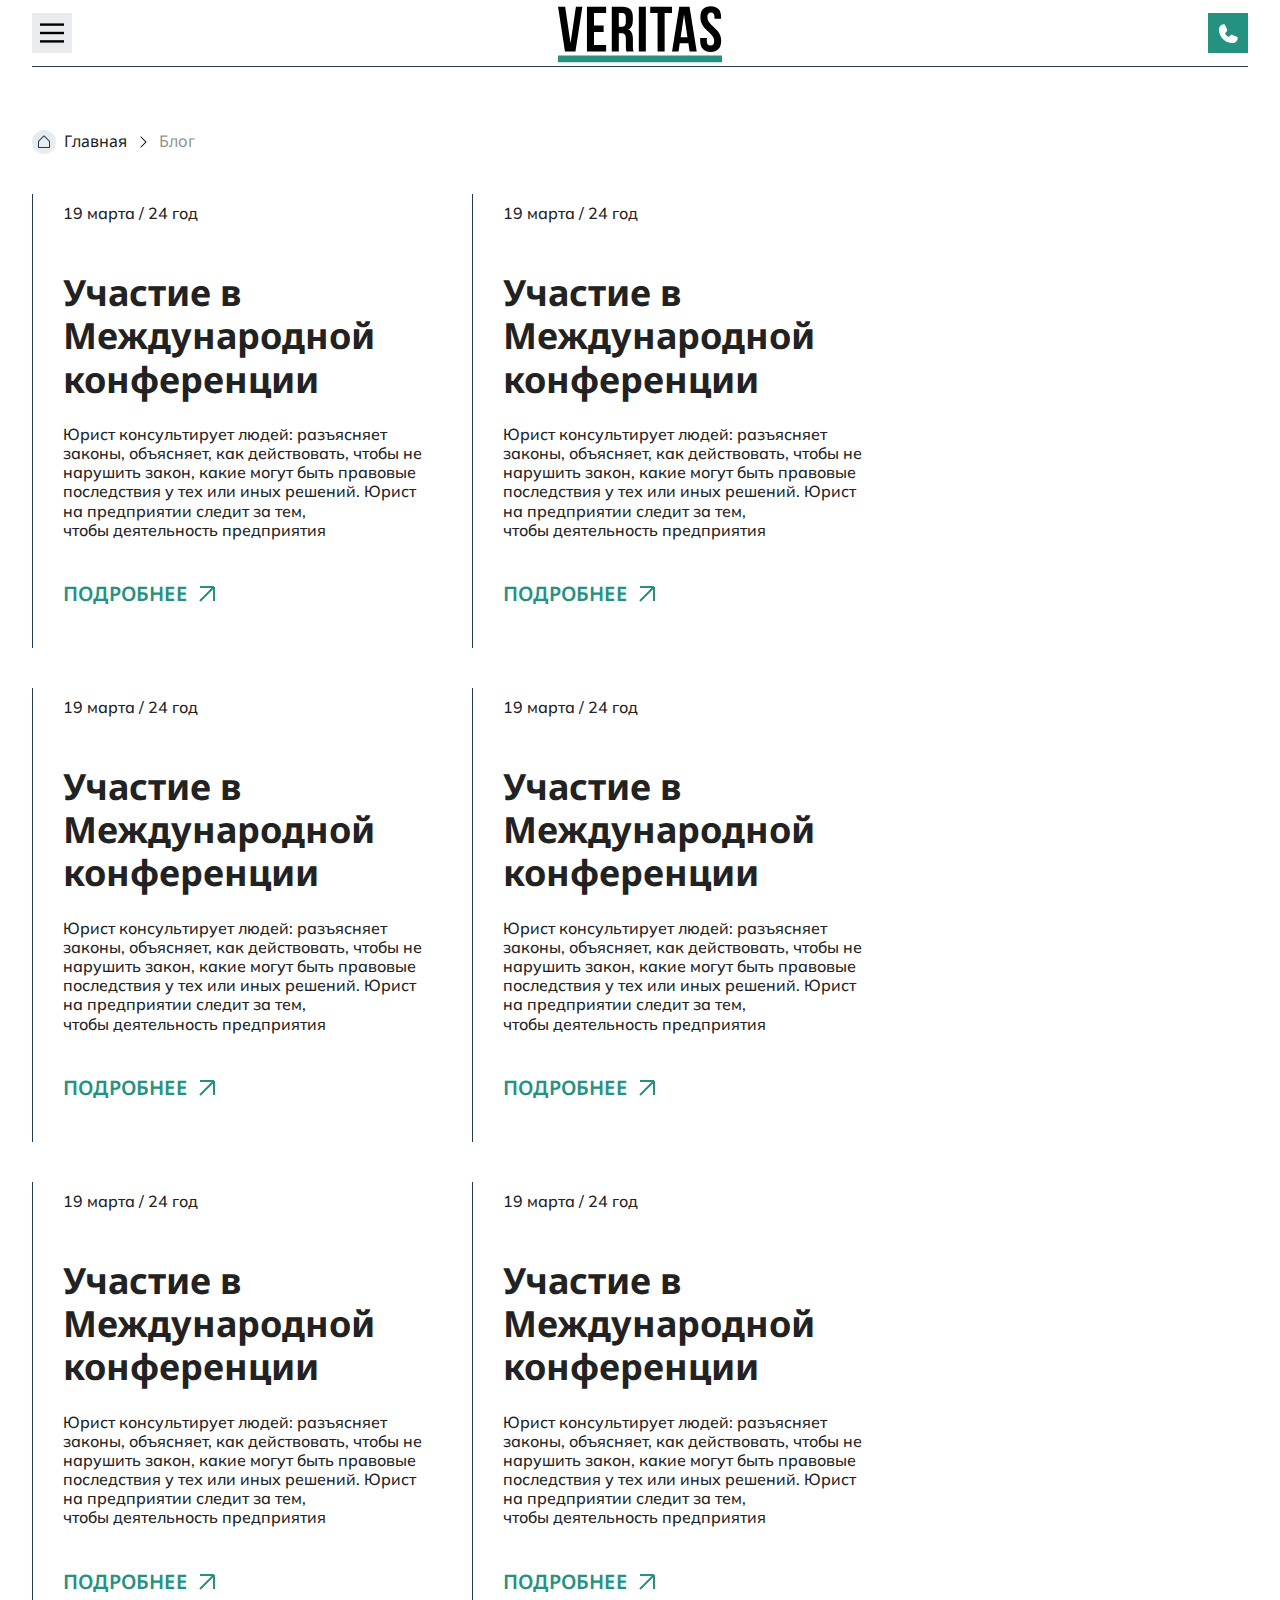
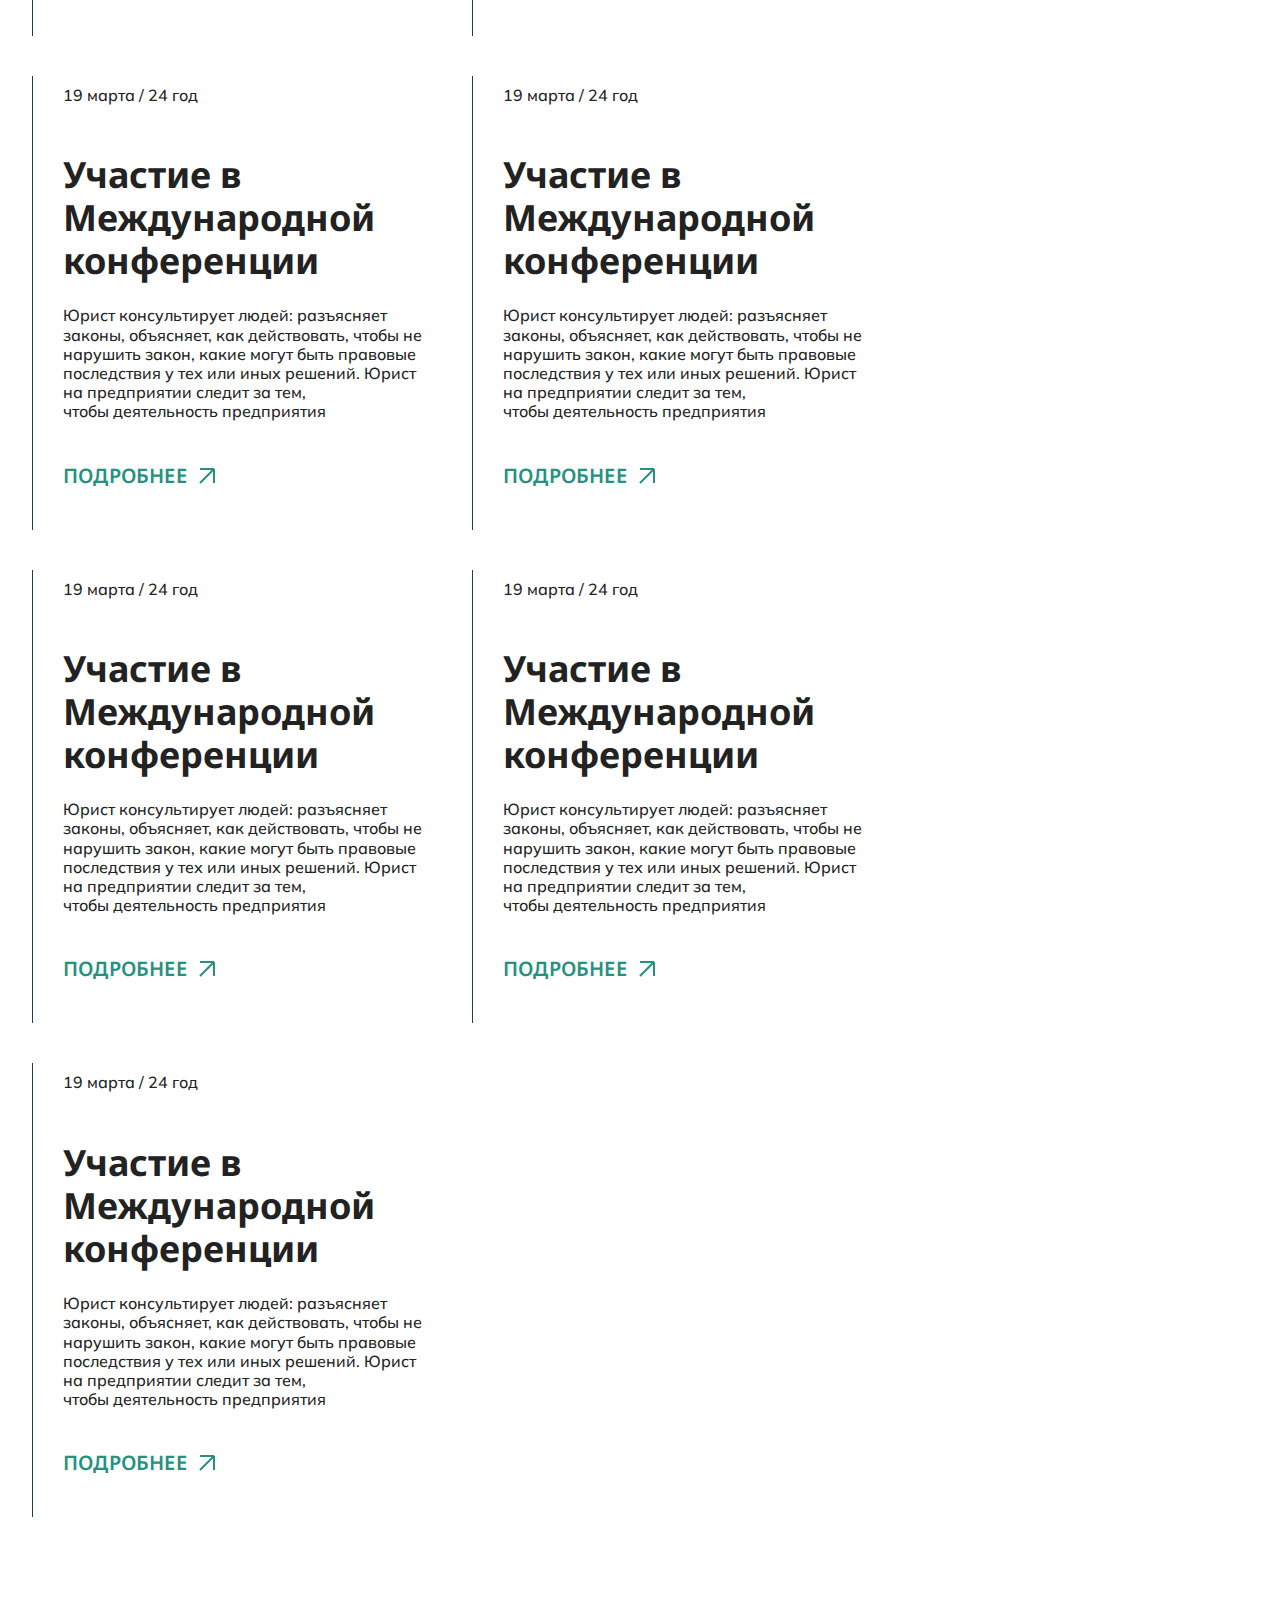
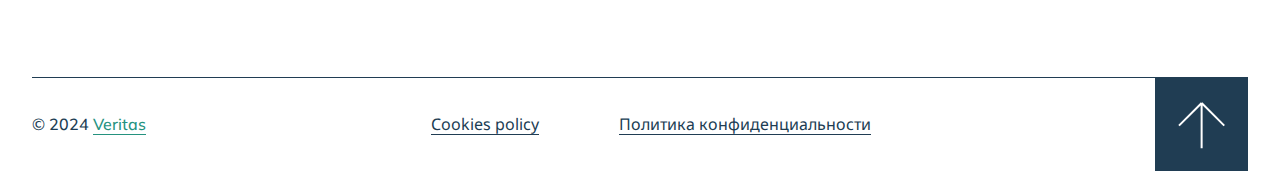
<file: blog.html>
<!DOCTYPE html>
<html lang="ru">
<head>
  <meta charset="UTF-8" />
  <meta http-equiv="X-UA-Compatible" content="IE=edge" />
  <meta name="viewport" content="width=device-width, initial-scale=1.0" />
  <title>Стартовый шаблон</title>
  <link rel="stylesheet" href="./css/main.css" />
</head>

<body>
<header class="header">
  <div class="container">
    <div class="mobile_menu">
  <nav>
    <ul class="d-flex align-items-center">
      <li><a href="./services.html">Услуги</a></li>
      <li><a href="./blog.html">Блог</a></li>
      <li><a href="./price.html">Цены</a></li>
      <li><a href="./license.html">Лицензия</a></li>
      <li><a href="./contacts.html">Контакты</a></li>
    </ul>
  </nav>
  <div class="header_contacts d-flex align-items-center flex-direction-column">
    <div class="d-flex align-items-center justify-content-between">
      <a href="tel:+79503518686" class="fs-18px mulish-700 mr-5 d-flex">+7 950 351 86 86</a>
      <div class="d-flex align-items-center">
        <a href="#" class="mr-2">
          <img src="img/vb.svg" alt="">
        </a>
        <a href="#" class="mr-2">
          <img src="img/tg.svg" alt="">
        </a>
        <a href="#" class="mr-2">
          <img src="img/wa.svg" alt="">
        </a>
      </div>
    </div>
    <button class="main_button second mr-14 open_modal" data-modal="contacts" >Заказать звонок</button>
  </div>
</div>


    <div class="header_row d-flex align-items-center justify-content-between">
      <svg width="40" height="40" viewBox="0 0 100 100" class="hamburger"
           onclick="document.querySelector('body').classList.toggle('menu_open');">
        <path class="line line1"
              d="M 20,29.000046 H 80.000231 C 80.000231,29.000046 94.498839,28.817352 94.532987,66.711331 94.543142,77.980673 90.966081,81.670246 85.259173,81.668997 79.552261,81.667751 75.000211,74.999942 75.000211,74.999942 L 25.000021,25.000058"/>
        <path class="line line2" d="M 20,50 H 80"/>
        <path class="line line3"
              d="M 20,70.999954 H 80.000231 C 80.000231,70.999954 94.498839,71.182648 94.532987,33.288669 94.543142,22.019327 90.966081,18.329754 85.259173,18.331003 79.552261,18.332249 75.000211,25.000058 75.000211,25.000058 L 25.000021,74.999942"/>
      </svg>
      <nav>
        <ul class="d-flex align-items-center">
          <li class="mr-12"><a href="./services.html">Услуги</a></li>
          <li class="mr-12"><a href="./blog.html">Блог</a></li>
          <li class="mr-12"><a href="./price.html">Цены</a></li>
          <li class="mr-12"><a href="./license.html">Лицензия</a></li>
          <li><a href="./contacts.html">Контакты</a></li>
        </ul>
      </nav>
      <a href="/" class="logo">
        <svg width="164" height="57" viewBox="0 0 164 57" fill="none" xmlns="http://www.w3.org/2000/svg">
          <path
            d="M142.38 11.952C142.38 8.32532 143.254 5.55199 145.003 3.63198C146.753 1.66932 149.334 0.687988 152.747 0.687988C156.161 0.687988 158.742 1.66932 160.492 3.63198C162.241 5.55199 163.115 8.32532 163.115 11.952V13.36H156.46V11.504C156.46 9.96799 156.161 8.85865 155.564 8.17599C154.966 7.45065 154.091 7.08799 152.939 7.08799C151.787 7.08799 150.913 7.45065 150.316 8.17599C149.718 8.85865 149.419 9.96799 149.419 11.504C149.419 13.3813 149.91 15.024 150.891 16.432C151.915 17.84 153.43 19.44 155.436 21.232C157.1 22.768 158.443 24.1333 159.467 25.328C160.491 26.48 161.366 27.888 162.092 29.552C162.817 31.216 163.18 33.1147 163.18 35.248C163.18 38.8747 162.284 41.6693 160.492 43.632C158.7 45.552 156.097 46.512 152.684 46.512C149.27 46.512 146.668 45.552 144.876 43.632C143.084 41.6693 142.188 38.8747 142.188 35.248V32.496H148.844V35.696C148.844 38.5973 150.06 40.048 152.492 40.048C154.924 40.048 156.139 38.5973 156.139 35.696C156.139 33.8187 155.628 32.176 154.604 30.768C153.622 29.36 152.129 27.76 150.124 25.968C148.46 24.432 147.116 23.088 146.092 21.936C145.068 20.7413 144.193 19.312 143.467 17.648C142.742 15.984 142.38 14.0853 142.38 11.952Z"
            fill="black"/>
          <path
            d="M131.613 46L130.397 37.872H121.757L120.541 46H114.077L121.245 1.19995H131.549L138.717 46H131.613ZM129.437 31.792L126.045 9.13595L122.653 31.792H129.437Z"
            fill="black"/>
          <path d="M113.989 1.19995V7.59995H106.629V46H99.5895V7.59995H92.2295V1.19995H113.989Z" fill="black"/>
          <path d="M87.8503 1.19995V46H80.8103V1.19995H87.8503Z" fill="black"/>
          <line class="animline" x1="0" y1="53.5" x2="164" y2="53.5" stroke="#25927F" stroke-width="7px"/>
          <path
            d="M68.5003 46C68.2443 45.2746 68.0736 44.592 67.9883 43.952C67.9029 43.312 67.8603 42.16 67.8603 40.496V33.456C67.8603 31.408 67.4976 29.9573 66.7723 29.104C66.0469 28.208 64.8736 27.76 63.2523 27.76H60.8203V46H53.7803V1.19995H64.4043C68.0309 1.19995 70.6763 2.05329 72.3403 3.75995C74.0043 5.42395 74.8363 8.00528 74.8363 11.504V15.024C74.8363 19.632 73.3003 22.6613 70.2283 24.112C71.8923 24.7946 73.0869 25.9466 73.8123 27.568C74.5376 29.1466 74.9003 31.1733 74.9003 33.648V40.56C74.9003 41.84 74.9429 42.8853 75.0283 43.696C75.1136 44.464 75.3269 45.232 75.6683 46H68.5003ZM60.8203 21.36H63.5723C64.9803 21.36 66.0256 20.9973 66.7083 20.272C67.4336 19.5466 67.7963 18.3306 67.7963 16.624V12.208C67.7963 10.5866 67.4976 9.41329 66.9003 8.68795C66.3456 7.96262 65.4496 7.59995 64.2123 7.59995H60.8203V21.36Z"
            fill="black"/>
          <path d="M45.6415 20.08V26.48H35.9775V39.6H48.1375V46H28.9375V1.19995H48.1375V7.59995H35.9775V20.08H45.6415Z"
                fill="black"/>
          <path
            d="M17.9078 1.19995H24.3718L17.4598 46H6.96376L0.0517578 1.19995H7.15576L12.5318 37.744L17.9078 1.19995Z"
            fill="black"/>
        </svg>
      </a>
      <div class="header_contacts d-flex align-items-center">
        <a href="tel:+79503518686" class="fs-18px mulish-700 mr-5">+7 950 351 86 86</a>
        <button class="main_button second mr-14 open_modal" data-modal="contacts" >Заказать звонок</button>
        <div class="d-flex align-items-center">
          <a href="#" class="mr-2">
            <img src="img/vb.svg" alt="">
          </a>
          <a href="#" class="mr-2">
            <img src="img/tg.svg" alt="">
          </a>
          <a href="#" class="mr-2">
            <img src="img/wa.svg" alt="">
          </a>
        </div>
      </div>
      <a href="tel:+79503518686" class="green_button">
        <svg width="19" height="19" viewBox="0 0 19 19" fill="none" xmlns="http://www.w3.org/2000/svg">
          <path d="M18.7388 14.4138C18.5716 15.6841 17.9477 16.8502 16.9837 17.6942C16.0196 18.5382 14.7813 19.0024 13.5 19.0001C6.05626 19.0001 8.4831e-06 12.9438 8.4831e-06 5.50005C-0.00228837 4.21876 0.461903 2.98045 1.30588 2.01639C2.14986 1.05234 3.31592 0.428467 4.58626 0.261304C4.9075 0.22208 5.2328 0.2878 5.51362 0.448653C5.79444 0.609506 6.0157 0.856865 6.14438 1.1538L8.12438 5.57412V5.58537C8.2229 5.81267 8.26359 6.06083 8.24281 6.30769C8.22204 6.55455 8.14044 6.79242 8.00532 7.00005C7.98845 7.02537 7.97063 7.0488 7.95188 7.07224L6.00001 9.38599C6.7022 10.8129 8.1947 12.2922 9.64032 12.9963L11.9222 11.0547C11.9446 11.0359 11.9681 11.0184 11.9925 11.0022C12.2 10.8639 12.4387 10.7794 12.687 10.7565C12.9353 10.7336 13.1854 10.7729 13.4147 10.871L13.4269 10.8766L17.8434 12.8557C18.1409 12.9839 18.3889 13.205 18.5503 13.4858C18.7116 13.7667 18.7778 14.0922 18.7388 14.4138Z" fill="white" />
        </svg>
      </a>
    </div>
  </div>
</header>

<main class="pt-130px">
  <div class="container">
    <ul class="breadcrumbs mb-10">
      <li>
        <svg class="mr-2" width="24" height="24" viewBox="0 0 24 24" fill="none" xmlns="http://www.w3.org/2000/svg">
          <circle cx="12" cy="12" r="12" fill="#E9ECEE"/>
          <path
            d="M17.7069 10.7925L12.7069 5.79251C12.5194 5.60511 12.2651 5.49985 12 5.49985C11.7349 5.49985 11.4806 5.60511 11.2931 5.79251L6.29313 10.7925C6.19982 10.8851 6.12586 10.9954 6.07553 11.1168C6.02521 11.2383 5.99954 11.3685 6.00001 11.5V17.5C6.00001 17.6326 6.05268 17.7598 6.14645 17.8536C6.24022 17.9473 6.3674 18 6.50001 18H17.5C17.6326 18 17.7598 17.9473 17.8536 17.8536C17.9473 17.7598 18 17.6326 18 17.5V11.5C18.0005 11.3685 17.9748 11.2383 17.9245 11.1168C17.8742 10.9954 17.8002 10.8851 17.7069 10.7925ZM17 17H7.00001V11.5L12 6.50001L17 11.5V17Z"
            fill="#203D53"/>
        </svg>
        <a href="#">Главная</a>
      </li>
      <li>
        <svg class="mx-2" width="16" height="16" viewBox="0 0 16 16" fill="none" xmlns="http://www.w3.org/2000/svg">
          <path
            d="M11.354 8.35375L6.35403 13.3538C6.30757 13.4002 6.25242 13.4371 6.19173 13.4622C6.13103 13.4873 6.06598 13.5003 6.00028 13.5003C5.93458 13.5003 5.86953 13.4873 5.80883 13.4622C5.74813 13.4371 5.69298 13.4002 5.64653 13.3538C5.60007 13.3073 5.56322 13.2521 5.53808 13.1915C5.51294 13.1308 5.5 13.0657 5.5 13C5.5 12.9343 5.51294 12.8693 5.53808 12.8086C5.56322 12.7479 5.60007 12.6927 5.64653 12.6463L10.2934 8L5.64653 3.35375C5.55271 3.25993 5.5 3.13269 5.5 3C5.5 2.86732 5.55271 2.74007 5.64653 2.64625C5.74035 2.55243 5.8676 2.49973 6.00028 2.49973C6.13296 2.49973 6.26021 2.55243 6.35403 2.64625L11.354 7.64625C11.4005 7.69269 11.4374 7.74783 11.4626 7.80853C11.4877 7.86923 11.5007 7.9343 11.5007 8C11.5007 8.06571 11.4877 8.13077 11.4626 8.19147C11.4374 8.25217 11.4005 8.30732 11.354 8.35375Z"
            fill="black"/>
        </svg>
        <span>Блог</span>
      </li>
    </ul>
    <div class="blog_list news_card_wrapper">
      <div class="news_card">
        <p class="mulish-500 fs-16px mb-12">19 марта / 24 год</p>
        <p class="noto-sans-700 fs-36px mb-6">
          Участие
          в Международной конференции
        </p>
        <p class="mulish-500 fs-16px mb-10">
          Юрист консультирует людей: разъясняет законы, объясняет, как действовать, чтобы не нарушить закон,
          какие могут быть правовые последствия у тех или иных решений. Юрист на предприятии следит за тем,
          чтобы деятельность предприятия
        </p>
        <a href="" class="news_card__button">
          подробнее
          <svg width="16" height="16" viewBox="0 0 16 16" fill="none" xmlns="http://www.w3.org/2000/svg">
            <path d="M1 1L15 1M15 1L15 15M15 1L1 15" stroke="#25927F" stroke-width="2"/>
          </svg>
        </a>
      </div>
      <div class="news_card">
        <p class="mulish-500 fs-16px mb-12">19 марта / 24 год</p>
        <p class="noto-sans-700 fs-36px mb-6">
          Участие
          в Международной конференции
        </p>
        <p class="mulish-500 fs-16px mb-10">
          Юрист консультирует людей: разъясняет законы, объясняет, как действовать, чтобы не нарушить закон,
          какие могут быть правовые последствия у тех или иных решений. Юрист на предприятии следит за тем,
          чтобы деятельность предприятия
        </p>
        <a href="" class="news_card__button">
          подробнее
          <svg width="16" height="16" viewBox="0 0 16 16" fill="none" xmlns="http://www.w3.org/2000/svg">
            <path d="M1 1L15 1M15 1L15 15M15 1L1 15" stroke="#25927F" stroke-width="2"/>
          </svg>
        </a>
      </div>
      <div class="news_card">
        <p class="mulish-500 fs-16px mb-12">19 марта / 24 год</p>
        <p class="noto-sans-700 fs-36px mb-6">
          Участие
          в Международной конференции
        </p>
        <p class="mulish-500 fs-16px mb-10">
          Юрист консультирует людей: разъясняет законы, объясняет, как действовать, чтобы не нарушить закон,
          какие могут быть правовые последствия у тех или иных решений. Юрист на предприятии следит за тем,
          чтобы деятельность предприятия
        </p>
        <a href="" class="news_card__button">
          подробнее
          <svg width="16" height="16" viewBox="0 0 16 16" fill="none" xmlns="http://www.w3.org/2000/svg">
            <path d="M1 1L15 1M15 1L15 15M15 1L1 15" stroke="#25927F" stroke-width="2"/>
          </svg>
        </a>
      </div>
      <div class="news_card">
        <p class="mulish-500 fs-16px mb-12">19 марта / 24 год</p>
        <p class="noto-sans-700 fs-36px mb-6">
          Участие
          в Международной конференции
        </p>
        <p class="mulish-500 fs-16px mb-10">
          Юрист консультирует людей: разъясняет законы, объясняет, как действовать, чтобы не нарушить закон,
          какие могут быть правовые последствия у тех или иных решений. Юрист на предприятии следит за тем,
          чтобы деятельность предприятия
        </p>
        <a href="" class="news_card__button">
          подробнее
          <svg width="16" height="16" viewBox="0 0 16 16" fill="none" xmlns="http://www.w3.org/2000/svg">
            <path d="M1 1L15 1M15 1L15 15M15 1L1 15" stroke="#25927F" stroke-width="2"/>
          </svg>
        </a>
      </div>
      <div class="news_card">
        <p class="mulish-500 fs-16px mb-12">19 марта / 24 год</p>
        <p class="noto-sans-700 fs-36px mb-6">
          Участие
          в Международной конференции
        </p>
        <p class="mulish-500 fs-16px mb-10">
          Юрист консультирует людей: разъясняет законы, объясняет, как действовать, чтобы не нарушить закон,
          какие могут быть правовые последствия у тех или иных решений. Юрист на предприятии следит за тем,
          чтобы деятельность предприятия
        </p>
        <a href="" class="news_card__button">
          подробнее
          <svg width="16" height="16" viewBox="0 0 16 16" fill="none" xmlns="http://www.w3.org/2000/svg">
            <path d="M1 1L15 1M15 1L15 15M15 1L1 15" stroke="#25927F" stroke-width="2"/>
          </svg>
        </a>
      </div>
      <div class="news_card">
        <p class="mulish-500 fs-16px mb-12">19 марта / 24 год</p>
        <p class="noto-sans-700 fs-36px mb-6">
          Участие
          в Международной конференции
        </p>
        <p class="mulish-500 fs-16px mb-10">
          Юрист консультирует людей: разъясняет законы, объясняет, как действовать, чтобы не нарушить закон,
          какие могут быть правовые последствия у тех или иных решений. Юрист на предприятии следит за тем,
          чтобы деятельность предприятия
        </p>
        <a href="" class="news_card__button">
          подробнее
          <svg width="16" height="16" viewBox="0 0 16 16" fill="none" xmlns="http://www.w3.org/2000/svg">
            <path d="M1 1L15 1M15 1L15 15M15 1L1 15" stroke="#25927F" stroke-width="2"/>
          </svg>
        </a>
      </div>
      <div class="news_card">
        <p class="mulish-500 fs-16px mb-12">19 марта / 24 год</p>
        <p class="noto-sans-700 fs-36px mb-6">
          Участие
          в Международной конференции
        </p>
        <p class="mulish-500 fs-16px mb-10">
          Юрист консультирует людей: разъясняет законы, объясняет, как действовать, чтобы не нарушить закон,
          какие могут быть правовые последствия у тех или иных решений. Юрист на предприятии следит за тем,
          чтобы деятельность предприятия
        </p>
        <a href="" class="news_card__button">
          подробнее
          <svg width="16" height="16" viewBox="0 0 16 16" fill="none" xmlns="http://www.w3.org/2000/svg">
            <path d="M1 1L15 1M15 1L15 15M15 1L1 15" stroke="#25927F" stroke-width="2"/>
          </svg>
        </a>
      </div>
      <div class="news_card">
        <p class="mulish-500 fs-16px mb-12">19 марта / 24 год</p>
        <p class="noto-sans-700 fs-36px mb-6">
          Участие
          в Международной конференции
        </p>
        <p class="mulish-500 fs-16px mb-10">
          Юрист консультирует людей: разъясняет законы, объясняет, как действовать, чтобы не нарушить закон,
          какие могут быть правовые последствия у тех или иных решений. Юрист на предприятии следит за тем,
          чтобы деятельность предприятия
        </p>
        <a href="" class="news_card__button">
          подробнее
          <svg width="16" height="16" viewBox="0 0 16 16" fill="none" xmlns="http://www.w3.org/2000/svg">
            <path d="M1 1L15 1M15 1L15 15M15 1L1 15" stroke="#25927F" stroke-width="2"/>
          </svg>
        </a>
      </div>
      <div class="news_card">
        <p class="mulish-500 fs-16px mb-12">19 марта / 24 год</p>
        <p class="noto-sans-700 fs-36px mb-6">
          Участие
          в Международной конференции
        </p>
        <p class="mulish-500 fs-16px mb-10">
          Юрист консультирует людей: разъясняет законы, объясняет, как действовать, чтобы не нарушить закон,
          какие могут быть правовые последствия у тех или иных решений. Юрист на предприятии следит за тем,
          чтобы деятельность предприятия
        </p>
        <a href="" class="news_card__button">
          подробнее
          <svg width="16" height="16" viewBox="0 0 16 16" fill="none" xmlns="http://www.w3.org/2000/svg">
            <path d="M1 1L15 1M15 1L15 15M15 1L1 15" stroke="#25927F" stroke-width="2"/>
          </svg>
        </a>
      </div>
      <div class="news_card">
        <p class="mulish-500 fs-16px mb-12">19 марта / 24 год</p>
        <p class="noto-sans-700 fs-36px mb-6">
          Участие
          в Международной конференции
        </p>
        <p class="mulish-500 fs-16px mb-10">
          Юрист консультирует людей: разъясняет законы, объясняет, как действовать, чтобы не нарушить закон,
          какие могут быть правовые последствия у тех или иных решений. Юрист на предприятии следит за тем,
          чтобы деятельность предприятия
        </p>
        <a href="" class="news_card__button">
          подробнее
          <svg width="16" height="16" viewBox="0 0 16 16" fill="none" xmlns="http://www.w3.org/2000/svg">
            <path d="M1 1L15 1M15 1L15 15M15 1L1 15" stroke="#25927F" stroke-width="2"/>
          </svg>
        </a>
      </div>
      <div class="news_card">
        <p class="mulish-500 fs-16px mb-12">19 марта / 24 год</p>
        <p class="noto-sans-700 fs-36px mb-6">
          Участие
          в Международной конференции
        </p>
        <p class="mulish-500 fs-16px mb-10">
          Юрист консультирует людей: разъясняет законы, объясняет, как действовать, чтобы не нарушить закон,
          какие могут быть правовые последствия у тех или иных решений. Юрист на предприятии следит за тем,
          чтобы деятельность предприятия
        </p>
        <a href="" class="news_card__button">
          подробнее
          <svg width="16" height="16" viewBox="0 0 16 16" fill="none" xmlns="http://www.w3.org/2000/svg">
            <path d="M1 1L15 1M15 1L15 15M15 1L1 15" stroke="#25927F" stroke-width="2"/>
          </svg>
        </a>
      </div>
    </div>
  </div>
</main>

<footer class="footer">
  <div class="container">
    <div class="footer_content">
      <div class="mulish-500 fs-16px text-blue">
        © 2024
        <a href="#" class="text-green main_link">Veritas</a>
      </div>
      <div class="d-flex align-items-center center">
        <a href="#" class="text-blue main_link mr-20">Cookies policy</a>
        <a href="#" class="text-blue main_link">Политика конфиденциальности</a>
      </div>
      <div class="button_up">
        <svg width="47" height="48" viewBox="0 0 47 48" fill="none" xmlns="http://www.w3.org/2000/svg">
          <path d="M1 24.6274L23.6274 2.00002M23.6274 2.00002L46.2548 24.6274M23.6274 2.00002V47.2549" stroke="white" stroke-width="2" />
        </svg>
      </div>
    </div>
  </div>
</footer>
<div class="modal modal_theme_normal" data-modal="contacts">
  <div class="modal__content">
    <div class="modal_close">
      <svg width="32" height="32" viewBox="0 0 32 32" fill="none" xmlns="http://www.w3.org/2000/svg">
        <path d="M25.7074 24.2926C25.8004 24.3855 25.8741 24.4958 25.9243 24.6172C25.9746 24.7386 26.0005 24.8687 26.0005 25.0001C26.0005 25.1315 25.9746 25.2616 25.9243 25.383C25.8741 25.5044 25.8004 25.6147 25.7074 25.7076C25.6145 25.8005 25.5042 25.8742 25.3828 25.9245C25.2614 25.9747 25.1313 26.0006 24.9999 26.0006C24.8686 26.0006 24.7384 25.9747 24.6171 25.9245C24.4957 25.8742 24.3854 25.8005 24.2924 25.7076L15.9999 17.4138L7.70745 25.7076C7.5198 25.8952 7.26531 26.0006 6.99995 26.0006C6.73458 26.0006 6.48009 25.8952 6.29245 25.7076C6.1048 25.5199 5.99939 25.2654 5.99939 25.0001C5.99939 24.7347 6.10481 24.4802 6.29245 24.2926L14.5862 16.0001L6.29245 7.70757C6.1048 7.51993 5.99939 7.26543 5.99939 7.00007C5.99939 6.7347 6.1048 6.48021 6.29245 6.29257C6.48009 6.10493 6.73458 5.99951 6.99995 5.99951C7.26531 5.99951 7.5198 6.10493 7.70745 6.29257L15.9999 14.5863L24.2924 6.29257C24.4801 6.10493 24.7346 5.99951 24.9999 5.99951C25.2653 5.99951 25.5198 6.10493 25.7074 6.29257C25.8951 6.48021 26.0005 6.7347 26.0005 7.00007C26.0005 7.26543 25.8951 7.51993 25.7074 7.70757L17.4137 16.0001L25.7074 24.2926Z" fill="black" />
      </svg>
    </div>
    <div class="form">
      <form action="">
        <h2 class="main_title mb-16 noto-sans-700 fs-64px">
          свяжитесь с нами
        </h2>
        <div class="main_input mb-6">
          <input type="text" required>
          <div class="placeholder">
            Введите имя<span>*</span>
          </div>
        </div>
        <div class="main_input">
          <input type="text" required>
          <div class="placeholder">
            Введите номер телефона<span>*</span>
          </div>
        </div>
        <div class="d-flex align-items-center justify-content-between mt-14 form_bottom">
          <div class="d-flex align-items-center">
            <div class="checkbox">
              <input type="checkbox" id="checkbox">
              <label for="checkbox">
                <svg width="20" height="20" viewBox="0 0 20 20" fill="none" xmlns="http://www.w3.org/2000/svg">
                  <rect width="20" height="20" fill="#25927F"/>
                  <path
                    d="M16.6185 5.88932L8.28516 14.2227C8.23678 14.2711 8.17934 14.3095 8.11611 14.3357C8.05289 14.3619 7.98511 14.3754 7.91667 14.3754C7.84822 14.3754 7.78045 14.3619 7.71722 14.3357C7.65399 14.3095 7.59655 14.2711 7.54818 14.2227L3.90234 10.5768C3.80461 10.4791 3.74971 10.3465 3.74971 10.2083C3.74971 10.0701 3.80461 9.93757 3.90234 9.83984C4.00007 9.74211 4.13262 9.68721 4.27083 9.68721C4.40904 9.68721 4.54159 9.74211 4.63932 9.83984L7.91667 13.1178L15.8815 5.15234C15.9792 5.05461 16.1118 4.99971 16.25 4.99971C16.3882 4.99971 16.5208 5.05461 16.6185 5.15234C16.7162 5.25007 16.7711 5.38262 16.7711 5.52083C16.7711 5.65904 16.7162 5.79159 16.6185 5.88932Z"
                    fill="white"/>
                </svg>
              </label>

            </div>
            <p class="mulish-500 fs-16px ml-3">Я даю согласие на обработку персональных данных и соглашаюсь с
              Политикой конфиденциальности</p>
          </div>
          <button class="main_button">
            отправить
            <svg class="ml-16" width="36" height="36" viewBox="0 0 36 36" fill="none"
                 xmlns="http://www.w3.org/2000/svg">
              <path d="M16.9707 1L33.9413 17.9706M33.9413 17.9706L16.9707 34.9411M33.9413 17.9706H0.000140667"
                    stroke="white" stroke-width="2"/>
            </svg>
          </button>
        </div>
      </form>
    </div>
  </div>
</div>
<!-- /.modal -->



<div class="loader d-flex align-items-center justify-content-center">
  <svg width="368" height="25" viewBox="0 0 368 25" fill="none" xmlns="http://www.w3.org/2000/svg">
      <rect width="368" height="25" fill="#E9ECEE" />
      <rect x="0" y="0" width="0" height="25" fill="#25927F" class="loader_line"/>
  </svg>
</div>

<script src="./js/index.bundle.js"></script>

</body>
</html>
</file>
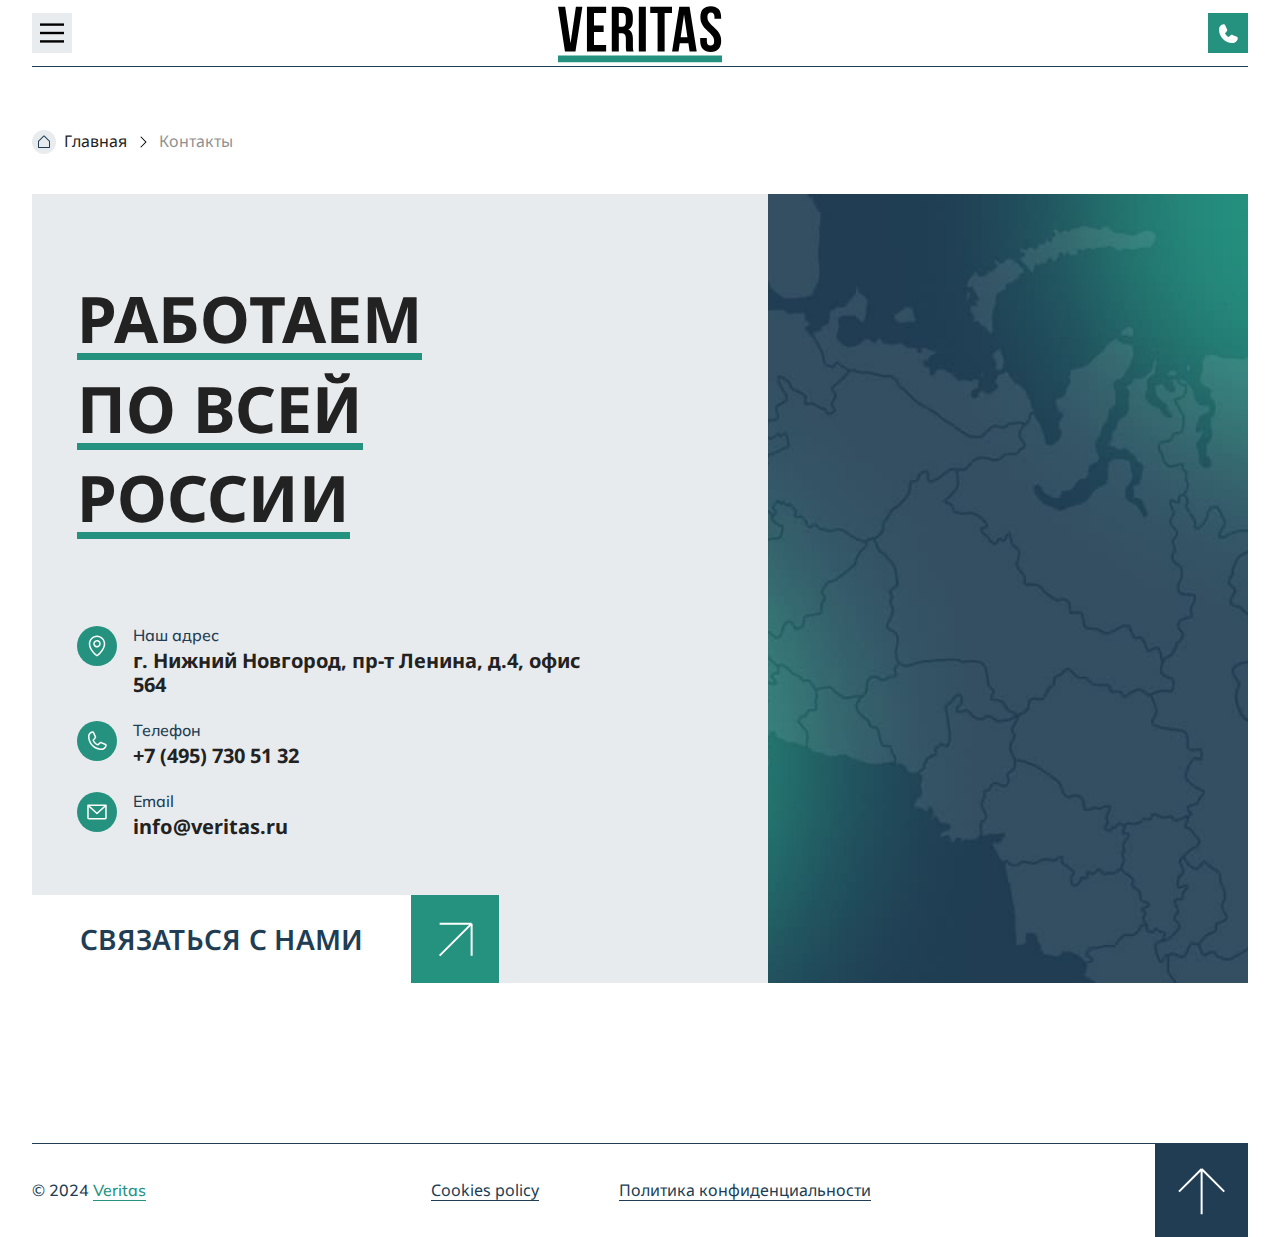
<file: contacts.html>
<!DOCTYPE html>
<html lang="ru">
<head>
  <meta charset="UTF-8" />
  <meta http-equiv="X-UA-Compatible" content="IE=edge" />
  <meta name="viewport" content="width=device-width, initial-scale=1.0" />
  <title>Стартовый шаблон</title>
  <link rel="stylesheet" href="./css/main.css" />
</head>

<body>
<header class="header">
  <div class="container">
    <div class="mobile_menu">
  <nav>
    <ul class="d-flex align-items-center">
      <li><a href="./services.html">Услуги</a></li>
      <li><a href="./blog.html">Блог</a></li>
      <li><a href="./price.html">Цены</a></li>
      <li><a href="./license.html">Лицензия</a></li>
      <li><a href="./contacts.html">Контакты</a></li>
    </ul>
  </nav>
  <div class="header_contacts d-flex align-items-center flex-direction-column">
    <div class="d-flex align-items-center justify-content-between">
      <a href="tel:+79503518686" class="fs-18px mulish-700 mr-5 d-flex">+7 950 351 86 86</a>
      <div class="d-flex align-items-center">
        <a href="#" class="mr-2">
          <img src="img/vb.svg" alt="">
        </a>
        <a href="#" class="mr-2">
          <img src="img/tg.svg" alt="">
        </a>
        <a href="#" class="mr-2">
          <img src="img/wa.svg" alt="">
        </a>
      </div>
    </div>
    <button class="main_button second mr-14 open_modal" data-modal="contacts" >Заказать звонок</button>
  </div>
</div>


    <div class="header_row d-flex align-items-center justify-content-between">
      <svg width="40" height="40" viewBox="0 0 100 100" class="hamburger"
           onclick="document.querySelector('body').classList.toggle('menu_open');">
        <path class="line line1"
              d="M 20,29.000046 H 80.000231 C 80.000231,29.000046 94.498839,28.817352 94.532987,66.711331 94.543142,77.980673 90.966081,81.670246 85.259173,81.668997 79.552261,81.667751 75.000211,74.999942 75.000211,74.999942 L 25.000021,25.000058"/>
        <path class="line line2" d="M 20,50 H 80"/>
        <path class="line line3"
              d="M 20,70.999954 H 80.000231 C 80.000231,70.999954 94.498839,71.182648 94.532987,33.288669 94.543142,22.019327 90.966081,18.329754 85.259173,18.331003 79.552261,18.332249 75.000211,25.000058 75.000211,25.000058 L 25.000021,74.999942"/>
      </svg>
      <nav>
        <ul class="d-flex align-items-center">
          <li class="mr-12"><a href="./services.html">Услуги</a></li>
          <li class="mr-12"><a href="./blog.html">Блог</a></li>
          <li class="mr-12"><a href="./price.html">Цены</a></li>
          <li class="mr-12"><a href="./license.html">Лицензия</a></li>
          <li><a href="./contacts.html">Контакты</a></li>
        </ul>
      </nav>
      <a href="/" class="logo">
        <svg width="164" height="57" viewBox="0 0 164 57" fill="none" xmlns="http://www.w3.org/2000/svg">
          <path
            d="M142.38 11.952C142.38 8.32532 143.254 5.55199 145.003 3.63198C146.753 1.66932 149.334 0.687988 152.747 0.687988C156.161 0.687988 158.742 1.66932 160.492 3.63198C162.241 5.55199 163.115 8.32532 163.115 11.952V13.36H156.46V11.504C156.46 9.96799 156.161 8.85865 155.564 8.17599C154.966 7.45065 154.091 7.08799 152.939 7.08799C151.787 7.08799 150.913 7.45065 150.316 8.17599C149.718 8.85865 149.419 9.96799 149.419 11.504C149.419 13.3813 149.91 15.024 150.891 16.432C151.915 17.84 153.43 19.44 155.436 21.232C157.1 22.768 158.443 24.1333 159.467 25.328C160.491 26.48 161.366 27.888 162.092 29.552C162.817 31.216 163.18 33.1147 163.18 35.248C163.18 38.8747 162.284 41.6693 160.492 43.632C158.7 45.552 156.097 46.512 152.684 46.512C149.27 46.512 146.668 45.552 144.876 43.632C143.084 41.6693 142.188 38.8747 142.188 35.248V32.496H148.844V35.696C148.844 38.5973 150.06 40.048 152.492 40.048C154.924 40.048 156.139 38.5973 156.139 35.696C156.139 33.8187 155.628 32.176 154.604 30.768C153.622 29.36 152.129 27.76 150.124 25.968C148.46 24.432 147.116 23.088 146.092 21.936C145.068 20.7413 144.193 19.312 143.467 17.648C142.742 15.984 142.38 14.0853 142.38 11.952Z"
            fill="black"/>
          <path
            d="M131.613 46L130.397 37.872H121.757L120.541 46H114.077L121.245 1.19995H131.549L138.717 46H131.613ZM129.437 31.792L126.045 9.13595L122.653 31.792H129.437Z"
            fill="black"/>
          <path d="M113.989 1.19995V7.59995H106.629V46H99.5895V7.59995H92.2295V1.19995H113.989Z" fill="black"/>
          <path d="M87.8503 1.19995V46H80.8103V1.19995H87.8503Z" fill="black"/>
          <line class="animline" x1="0" y1="53.5" x2="164" y2="53.5" stroke="#25927F" stroke-width="7px"/>
          <path
            d="M68.5003 46C68.2443 45.2746 68.0736 44.592 67.9883 43.952C67.9029 43.312 67.8603 42.16 67.8603 40.496V33.456C67.8603 31.408 67.4976 29.9573 66.7723 29.104C66.0469 28.208 64.8736 27.76 63.2523 27.76H60.8203V46H53.7803V1.19995H64.4043C68.0309 1.19995 70.6763 2.05329 72.3403 3.75995C74.0043 5.42395 74.8363 8.00528 74.8363 11.504V15.024C74.8363 19.632 73.3003 22.6613 70.2283 24.112C71.8923 24.7946 73.0869 25.9466 73.8123 27.568C74.5376 29.1466 74.9003 31.1733 74.9003 33.648V40.56C74.9003 41.84 74.9429 42.8853 75.0283 43.696C75.1136 44.464 75.3269 45.232 75.6683 46H68.5003ZM60.8203 21.36H63.5723C64.9803 21.36 66.0256 20.9973 66.7083 20.272C67.4336 19.5466 67.7963 18.3306 67.7963 16.624V12.208C67.7963 10.5866 67.4976 9.41329 66.9003 8.68795C66.3456 7.96262 65.4496 7.59995 64.2123 7.59995H60.8203V21.36Z"
            fill="black"/>
          <path d="M45.6415 20.08V26.48H35.9775V39.6H48.1375V46H28.9375V1.19995H48.1375V7.59995H35.9775V20.08H45.6415Z"
                fill="black"/>
          <path
            d="M17.9078 1.19995H24.3718L17.4598 46H6.96376L0.0517578 1.19995H7.15576L12.5318 37.744L17.9078 1.19995Z"
            fill="black"/>
        </svg>
      </a>
      <div class="header_contacts d-flex align-items-center">
        <a href="tel:+79503518686" class="fs-18px mulish-700 mr-5">+7 950 351 86 86</a>
        <button class="main_button second mr-14 open_modal" data-modal="contacts" >Заказать звонок</button>
        <div class="d-flex align-items-center">
          <a href="#" class="mr-2">
            <img src="img/vb.svg" alt="">
          </a>
          <a href="#" class="mr-2">
            <img src="img/tg.svg" alt="">
          </a>
          <a href="#" class="mr-2">
            <img src="img/wa.svg" alt="">
          </a>
        </div>
      </div>
      <a href="tel:+79503518686" class="green_button">
        <svg width="19" height="19" viewBox="0 0 19 19" fill="none" xmlns="http://www.w3.org/2000/svg">
          <path d="M18.7388 14.4138C18.5716 15.6841 17.9477 16.8502 16.9837 17.6942C16.0196 18.5382 14.7813 19.0024 13.5 19.0001C6.05626 19.0001 8.4831e-06 12.9438 8.4831e-06 5.50005C-0.00228837 4.21876 0.461903 2.98045 1.30588 2.01639C2.14986 1.05234 3.31592 0.428467 4.58626 0.261304C4.9075 0.22208 5.2328 0.2878 5.51362 0.448653C5.79444 0.609506 6.0157 0.856865 6.14438 1.1538L8.12438 5.57412V5.58537C8.2229 5.81267 8.26359 6.06083 8.24281 6.30769C8.22204 6.55455 8.14044 6.79242 8.00532 7.00005C7.98845 7.02537 7.97063 7.0488 7.95188 7.07224L6.00001 9.38599C6.7022 10.8129 8.1947 12.2922 9.64032 12.9963L11.9222 11.0547C11.9446 11.0359 11.9681 11.0184 11.9925 11.0022C12.2 10.8639 12.4387 10.7794 12.687 10.7565C12.9353 10.7336 13.1854 10.7729 13.4147 10.871L13.4269 10.8766L17.8434 12.8557C18.1409 12.9839 18.3889 13.205 18.5503 13.4858C18.7116 13.7667 18.7778 14.0922 18.7388 14.4138Z" fill="white" />
        </svg>
      </a>
    </div>
  </div>
</header>

<main class="pt-130px">
  <div class="container">
    <ul class="breadcrumbs mb-10">
      <li>
        <svg class="mr-2" width="24" height="24" viewBox="0 0 24 24" fill="none" xmlns="http://www.w3.org/2000/svg">
          <circle cx="12" cy="12" r="12" fill="#E9ECEE"/>
          <path
            d="M17.7069 10.7925L12.7069 5.79251C12.5194 5.60511 12.2651 5.49985 12 5.49985C11.7349 5.49985 11.4806 5.60511 11.2931 5.79251L6.29313 10.7925C6.19982 10.8851 6.12586 10.9954 6.07553 11.1168C6.02521 11.2383 5.99954 11.3685 6.00001 11.5V17.5C6.00001 17.6326 6.05268 17.7598 6.14645 17.8536C6.24022 17.9473 6.3674 18 6.50001 18H17.5C17.6326 18 17.7598 17.9473 17.8536 17.8536C17.9473 17.7598 18 17.6326 18 17.5V11.5C18.0005 11.3685 17.9748 11.2383 17.9245 11.1168C17.8742 10.9954 17.8002 10.8851 17.7069 10.7925ZM17 17H7.00001V11.5L12 6.50001L17 11.5V17Z"
            fill="#203D53"/>
        </svg>
        <a href="#">Главная</a>
      </li>
      <li>
        <svg class="mx-2" width="16" height="16" viewBox="0 0 16 16" fill="none" xmlns="http://www.w3.org/2000/svg">
          <path
            d="M11.354 8.35375L6.35403 13.3538C6.30757 13.4002 6.25242 13.4371 6.19173 13.4622C6.13103 13.4873 6.06598 13.5003 6.00028 13.5003C5.93458 13.5003 5.86953 13.4873 5.80883 13.4622C5.74813 13.4371 5.69298 13.4002 5.64653 13.3538C5.60007 13.3073 5.56322 13.2521 5.53808 13.1915C5.51294 13.1308 5.5 13.0657 5.5 13C5.5 12.9343 5.51294 12.8693 5.53808 12.8086C5.56322 12.7479 5.60007 12.6927 5.64653 12.6463L10.2934 8L5.64653 3.35375C5.55271 3.25993 5.5 3.13269 5.5 3C5.5 2.86732 5.55271 2.74007 5.64653 2.64625C5.74035 2.55243 5.8676 2.49973 6.00028 2.49973C6.13296 2.49973 6.26021 2.55243 6.35403 2.64625L11.354 7.64625C11.4005 7.69269 11.4374 7.74783 11.4626 7.80853C11.4877 7.86923 11.5007 7.9343 11.5007 8C11.5007 8.06571 11.4877 8.13077 11.4626 8.19147C11.4374 8.25217 11.4005 8.30732 11.354 8.35375Z"
            fill="black"/>
        </svg>
        <span>Контакты</span>
      </li>
    </ul>
    <div class="block_info">
      <div class="block_info__side">
        <h1 class="main_title mb-16 noto-sans-700 fs-64px">
          Работаем<br>
          по всей россии
        </h1>
        <div class="contact_list">
          <div class="contact_list__item d-flex align-items-start mb-6">
            <img src="./img/pin.svg" alt="" class="mr-4">
            <div>
              <p class="mb-1 mulish-500 fs-16px text-blue">
                Наш адрес
              </p>
              <p class="noto-sans-700 fs-20px">г. Нижний Новгород, пр-т Ленина, д.4, офис 564</p>
            </div>


          </div>
          <div class="contact_list__item d-flex align-items-start mb-6">
            <img src="./img/phone.svg" alt="" class="mr-4">
            <div>
              <p class="mb-1 mulish-500 fs-16px text-blue">
                Телефон
              </p>
              <a href="tel:+74957305132" class="noto-sans-700 fs-20px">+7 (495) 730 51 32</a>
            </div>
          </div>
          <div class="contact_list__item d-flex align-items-start mb-6">
            <img src="./img/email.svg" alt="" class="mr-4">
            <div>
              <p class="mb-1 mulish-500 fs-16px text-blue">
                Email
              </p>
              <a href="mailto:info@veritas.ru" class="noto-sans-700 fs-20px">info@veritas.ru</a>
            </div>
          </div>
        </div>
        <a href="#" class="block_info__button">
          связаться с нами
          <span class="arrow">
              <svg width="35" height="35" viewBox="0 0 35 35" fill="none" xmlns="http://www.w3.org/2000/svg">
                <path
                  d="M1.62744 1.62744L33.6274 1.62744M33.6274 1.62744L33.6274 33.6274M33.6274 1.62744L1.62744 33.6274"
                  stroke="white" stroke-width="2"/>
              </svg>
            </span>
        </a>
      </div>
      <div class="block_info__image">
        <img src="./img/contacts.jpg" alt="">
      </div>
    </div>
  </div>
</main>

<footer class="footer">
  <div class="container">
    <div class="footer_content">
      <div class="mulish-500 fs-16px text-blue">
        © 2024
        <a href="#" class="text-green main_link">Veritas</a>
      </div>
      <div class="d-flex align-items-center center">
        <a href="#" class="text-blue main_link mr-20">Cookies policy</a>
        <a href="#" class="text-blue main_link">Политика конфиденциальности</a>
      </div>
      <div class="button_up">
        <svg width="47" height="48" viewBox="0 0 47 48" fill="none" xmlns="http://www.w3.org/2000/svg">
          <path d="M1 24.6274L23.6274 2.00002M23.6274 2.00002L46.2548 24.6274M23.6274 2.00002V47.2549" stroke="white" stroke-width="2" />
        </svg>
      </div>
    </div>
  </div>
</footer>
<div class="modal modal_theme_normal" data-modal="contacts">
  <div class="modal__content">
    <div class="modal_close">
      <svg width="32" height="32" viewBox="0 0 32 32" fill="none" xmlns="http://www.w3.org/2000/svg">
        <path d="M25.7074 24.2926C25.8004 24.3855 25.8741 24.4958 25.9243 24.6172C25.9746 24.7386 26.0005 24.8687 26.0005 25.0001C26.0005 25.1315 25.9746 25.2616 25.9243 25.383C25.8741 25.5044 25.8004 25.6147 25.7074 25.7076C25.6145 25.8005 25.5042 25.8742 25.3828 25.9245C25.2614 25.9747 25.1313 26.0006 24.9999 26.0006C24.8686 26.0006 24.7384 25.9747 24.6171 25.9245C24.4957 25.8742 24.3854 25.8005 24.2924 25.7076L15.9999 17.4138L7.70745 25.7076C7.5198 25.8952 7.26531 26.0006 6.99995 26.0006C6.73458 26.0006 6.48009 25.8952 6.29245 25.7076C6.1048 25.5199 5.99939 25.2654 5.99939 25.0001C5.99939 24.7347 6.10481 24.4802 6.29245 24.2926L14.5862 16.0001L6.29245 7.70757C6.1048 7.51993 5.99939 7.26543 5.99939 7.00007C5.99939 6.7347 6.1048 6.48021 6.29245 6.29257C6.48009 6.10493 6.73458 5.99951 6.99995 5.99951C7.26531 5.99951 7.5198 6.10493 7.70745 6.29257L15.9999 14.5863L24.2924 6.29257C24.4801 6.10493 24.7346 5.99951 24.9999 5.99951C25.2653 5.99951 25.5198 6.10493 25.7074 6.29257C25.8951 6.48021 26.0005 6.7347 26.0005 7.00007C26.0005 7.26543 25.8951 7.51993 25.7074 7.70757L17.4137 16.0001L25.7074 24.2926Z" fill="black" />
      </svg>
    </div>
    <div class="form">
      <form action="">
        <h2 class="main_title mb-16 noto-sans-700 fs-64px">
          свяжитесь с нами
        </h2>
        <div class="main_input mb-6">
          <input type="text" required>
          <div class="placeholder">
            Введите имя<span>*</span>
          </div>
        </div>
        <div class="main_input">
          <input type="text" required>
          <div class="placeholder">
            Введите номер телефона<span>*</span>
          </div>
        </div>
        <div class="d-flex align-items-center justify-content-between mt-14 form_bottom">
          <div class="d-flex align-items-center">
            <div class="checkbox">
              <input type="checkbox" id="checkbox">
              <label for="checkbox">
                <svg width="20" height="20" viewBox="0 0 20 20" fill="none" xmlns="http://www.w3.org/2000/svg">
                  <rect width="20" height="20" fill="#25927F"/>
                  <path
                    d="M16.6185 5.88932L8.28516 14.2227C8.23678 14.2711 8.17934 14.3095 8.11611 14.3357C8.05289 14.3619 7.98511 14.3754 7.91667 14.3754C7.84822 14.3754 7.78045 14.3619 7.71722 14.3357C7.65399 14.3095 7.59655 14.2711 7.54818 14.2227L3.90234 10.5768C3.80461 10.4791 3.74971 10.3465 3.74971 10.2083C3.74971 10.0701 3.80461 9.93757 3.90234 9.83984C4.00007 9.74211 4.13262 9.68721 4.27083 9.68721C4.40904 9.68721 4.54159 9.74211 4.63932 9.83984L7.91667 13.1178L15.8815 5.15234C15.9792 5.05461 16.1118 4.99971 16.25 4.99971C16.3882 4.99971 16.5208 5.05461 16.6185 5.15234C16.7162 5.25007 16.7711 5.38262 16.7711 5.52083C16.7711 5.65904 16.7162 5.79159 16.6185 5.88932Z"
                    fill="white"/>
                </svg>
              </label>

            </div>
            <p class="mulish-500 fs-16px ml-3">Я даю согласие на обработку персональных данных и соглашаюсь с
              Политикой конфиденциальности</p>
          </div>
          <button class="main_button">
            отправить
            <svg class="ml-16" width="36" height="36" viewBox="0 0 36 36" fill="none"
                 xmlns="http://www.w3.org/2000/svg">
              <path d="M16.9707 1L33.9413 17.9706M33.9413 17.9706L16.9707 34.9411M33.9413 17.9706H0.000140667"
                    stroke="white" stroke-width="2"/>
            </svg>
          </button>
        </div>
      </form>
    </div>
  </div>
</div>
<!-- /.modal -->



<div class="loader d-flex align-items-center justify-content-center">
  <svg width="368" height="25" viewBox="0 0 368 25" fill="none" xmlns="http://www.w3.org/2000/svg">
      <rect width="368" height="25" fill="#E9ECEE" />
      <rect x="0" y="0" width="0" height="25" fill="#25927F" class="loader_line"/>
  </svg>
</div>

<script src="./js/index.bundle.js"></script>

</body>
</html>
</file>
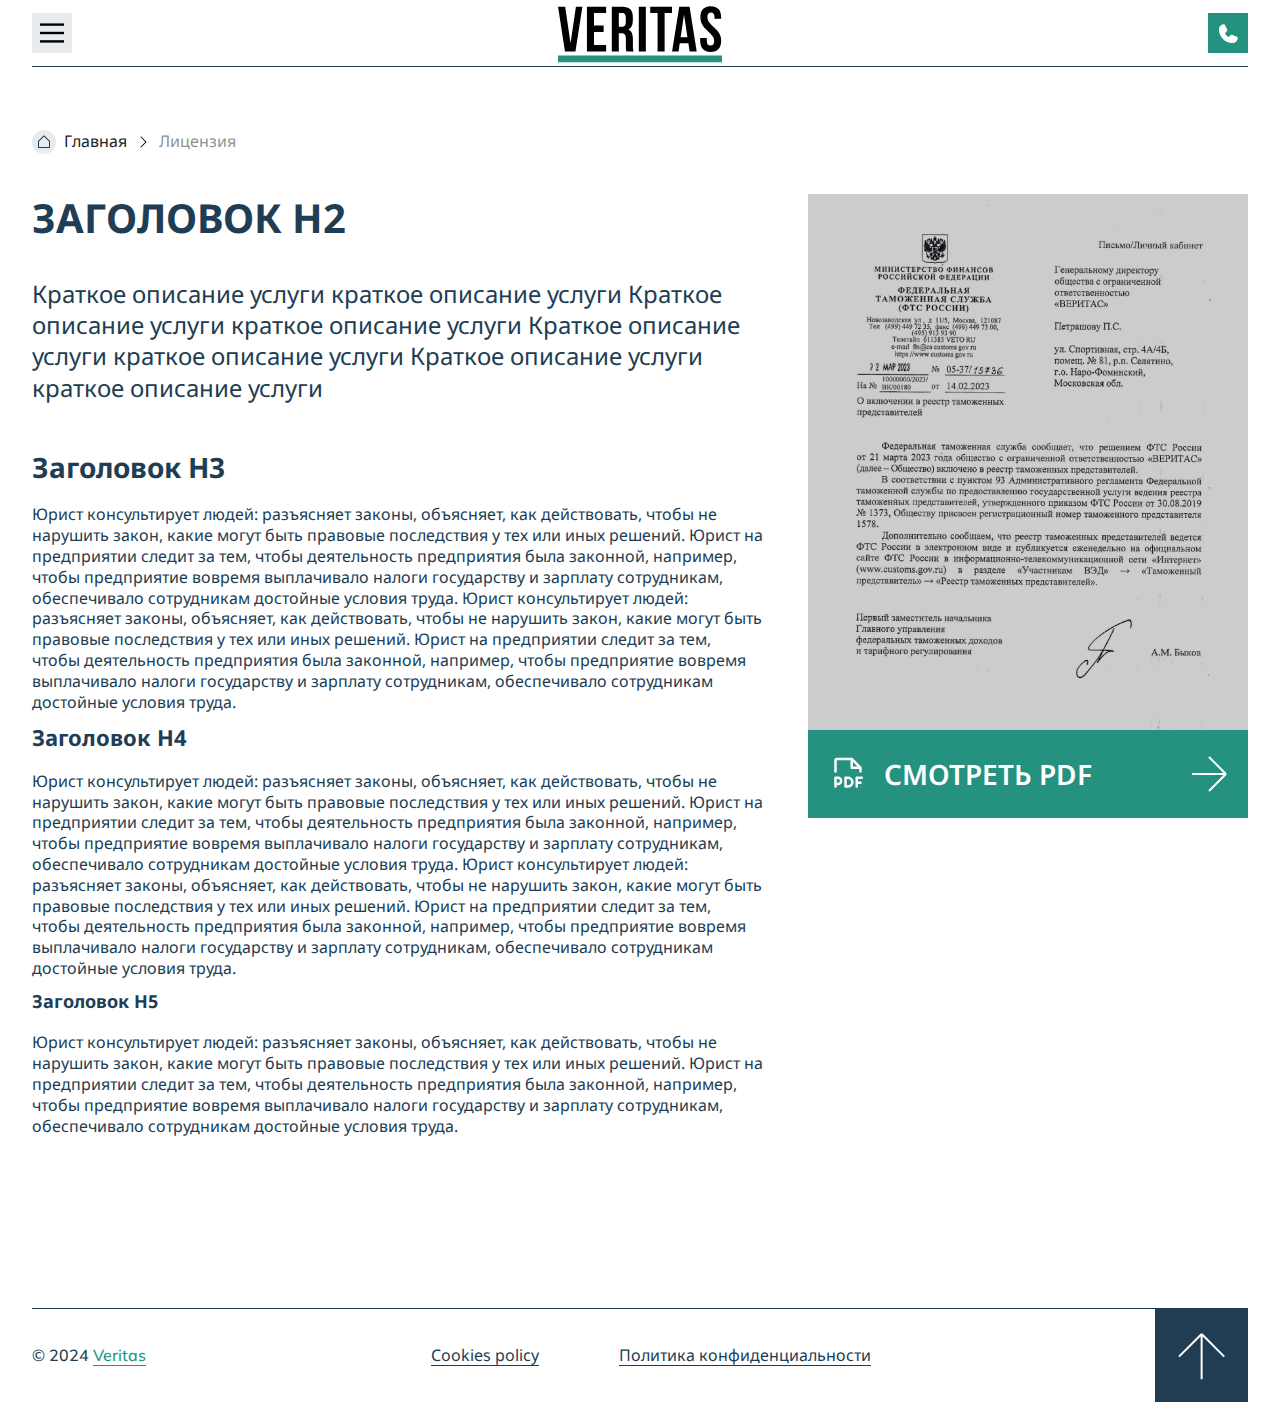
<file: license.html>
<!DOCTYPE html>
<html lang="ru">
<head>
  <meta charset="UTF-8" />
  <meta http-equiv="X-UA-Compatible" content="IE=edge" />
  <meta name="viewport" content="width=device-width, initial-scale=1.0" />
  <title>Стартовый шаблон</title>
  <link rel="stylesheet" href="./css/main.css" />
</head>

<body>
<header class="header">
  <div class="container">
    <div class="mobile_menu">
  <nav>
    <ul class="d-flex align-items-center">
      <li><a href="./services.html">Услуги</a></li>
      <li><a href="./blog.html">Блог</a></li>
      <li><a href="./price.html">Цены</a></li>
      <li><a href="./license.html">Лицензия</a></li>
      <li><a href="./contacts.html">Контакты</a></li>
    </ul>
  </nav>
  <div class="header_contacts d-flex align-items-center flex-direction-column">
    <div class="d-flex align-items-center justify-content-between">
      <a href="tel:+79503518686" class="fs-18px mulish-700 mr-5 d-flex">+7 950 351 86 86</a>
      <div class="d-flex align-items-center">
        <a href="#" class="mr-2">
          <img src="img/vb.svg" alt="">
        </a>
        <a href="#" class="mr-2">
          <img src="img/tg.svg" alt="">
        </a>
        <a href="#" class="mr-2">
          <img src="img/wa.svg" alt="">
        </a>
      </div>
    </div>
    <button class="main_button second mr-14 open_modal" data-modal="contacts" >Заказать звонок</button>
  </div>
</div>


    <div class="header_row d-flex align-items-center justify-content-between">
      <svg width="40" height="40" viewBox="0 0 100 100" class="hamburger"
           onclick="document.querySelector('body').classList.toggle('menu_open');">
        <path class="line line1"
              d="M 20,29.000046 H 80.000231 C 80.000231,29.000046 94.498839,28.817352 94.532987,66.711331 94.543142,77.980673 90.966081,81.670246 85.259173,81.668997 79.552261,81.667751 75.000211,74.999942 75.000211,74.999942 L 25.000021,25.000058"/>
        <path class="line line2" d="M 20,50 H 80"/>
        <path class="line line3"
              d="M 20,70.999954 H 80.000231 C 80.000231,70.999954 94.498839,71.182648 94.532987,33.288669 94.543142,22.019327 90.966081,18.329754 85.259173,18.331003 79.552261,18.332249 75.000211,25.000058 75.000211,25.000058 L 25.000021,74.999942"/>
      </svg>
      <nav>
        <ul class="d-flex align-items-center">
          <li class="mr-12"><a href="./services.html">Услуги</a></li>
          <li class="mr-12"><a href="./blog.html">Блог</a></li>
          <li class="mr-12"><a href="./price.html">Цены</a></li>
          <li class="mr-12"><a href="./license.html">Лицензия</a></li>
          <li><a href="./contacts.html">Контакты</a></li>
        </ul>
      </nav>
      <a href="/" class="logo">
        <svg width="164" height="57" viewBox="0 0 164 57" fill="none" xmlns="http://www.w3.org/2000/svg">
          <path
            d="M142.38 11.952C142.38 8.32532 143.254 5.55199 145.003 3.63198C146.753 1.66932 149.334 0.687988 152.747 0.687988C156.161 0.687988 158.742 1.66932 160.492 3.63198C162.241 5.55199 163.115 8.32532 163.115 11.952V13.36H156.46V11.504C156.46 9.96799 156.161 8.85865 155.564 8.17599C154.966 7.45065 154.091 7.08799 152.939 7.08799C151.787 7.08799 150.913 7.45065 150.316 8.17599C149.718 8.85865 149.419 9.96799 149.419 11.504C149.419 13.3813 149.91 15.024 150.891 16.432C151.915 17.84 153.43 19.44 155.436 21.232C157.1 22.768 158.443 24.1333 159.467 25.328C160.491 26.48 161.366 27.888 162.092 29.552C162.817 31.216 163.18 33.1147 163.18 35.248C163.18 38.8747 162.284 41.6693 160.492 43.632C158.7 45.552 156.097 46.512 152.684 46.512C149.27 46.512 146.668 45.552 144.876 43.632C143.084 41.6693 142.188 38.8747 142.188 35.248V32.496H148.844V35.696C148.844 38.5973 150.06 40.048 152.492 40.048C154.924 40.048 156.139 38.5973 156.139 35.696C156.139 33.8187 155.628 32.176 154.604 30.768C153.622 29.36 152.129 27.76 150.124 25.968C148.46 24.432 147.116 23.088 146.092 21.936C145.068 20.7413 144.193 19.312 143.467 17.648C142.742 15.984 142.38 14.0853 142.38 11.952Z"
            fill="black"/>
          <path
            d="M131.613 46L130.397 37.872H121.757L120.541 46H114.077L121.245 1.19995H131.549L138.717 46H131.613ZM129.437 31.792L126.045 9.13595L122.653 31.792H129.437Z"
            fill="black"/>
          <path d="M113.989 1.19995V7.59995H106.629V46H99.5895V7.59995H92.2295V1.19995H113.989Z" fill="black"/>
          <path d="M87.8503 1.19995V46H80.8103V1.19995H87.8503Z" fill="black"/>
          <line class="animline" x1="0" y1="53.5" x2="164" y2="53.5" stroke="#25927F" stroke-width="7px"/>
          <path
            d="M68.5003 46C68.2443 45.2746 68.0736 44.592 67.9883 43.952C67.9029 43.312 67.8603 42.16 67.8603 40.496V33.456C67.8603 31.408 67.4976 29.9573 66.7723 29.104C66.0469 28.208 64.8736 27.76 63.2523 27.76H60.8203V46H53.7803V1.19995H64.4043C68.0309 1.19995 70.6763 2.05329 72.3403 3.75995C74.0043 5.42395 74.8363 8.00528 74.8363 11.504V15.024C74.8363 19.632 73.3003 22.6613 70.2283 24.112C71.8923 24.7946 73.0869 25.9466 73.8123 27.568C74.5376 29.1466 74.9003 31.1733 74.9003 33.648V40.56C74.9003 41.84 74.9429 42.8853 75.0283 43.696C75.1136 44.464 75.3269 45.232 75.6683 46H68.5003ZM60.8203 21.36H63.5723C64.9803 21.36 66.0256 20.9973 66.7083 20.272C67.4336 19.5466 67.7963 18.3306 67.7963 16.624V12.208C67.7963 10.5866 67.4976 9.41329 66.9003 8.68795C66.3456 7.96262 65.4496 7.59995 64.2123 7.59995H60.8203V21.36Z"
            fill="black"/>
          <path d="M45.6415 20.08V26.48H35.9775V39.6H48.1375V46H28.9375V1.19995H48.1375V7.59995H35.9775V20.08H45.6415Z"
                fill="black"/>
          <path
            d="M17.9078 1.19995H24.3718L17.4598 46H6.96376L0.0517578 1.19995H7.15576L12.5318 37.744L17.9078 1.19995Z"
            fill="black"/>
        </svg>
      </a>
      <div class="header_contacts d-flex align-items-center">
        <a href="tel:+79503518686" class="fs-18px mulish-700 mr-5">+7 950 351 86 86</a>
        <button class="main_button second mr-14 open_modal" data-modal="contacts" >Заказать звонок</button>
        <div class="d-flex align-items-center">
          <a href="#" class="mr-2">
            <img src="img/vb.svg" alt="">
          </a>
          <a href="#" class="mr-2">
            <img src="img/tg.svg" alt="">
          </a>
          <a href="#" class="mr-2">
            <img src="img/wa.svg" alt="">
          </a>
        </div>
      </div>
      <a href="tel:+79503518686" class="green_button">
        <svg width="19" height="19" viewBox="0 0 19 19" fill="none" xmlns="http://www.w3.org/2000/svg">
          <path d="M18.7388 14.4138C18.5716 15.6841 17.9477 16.8502 16.9837 17.6942C16.0196 18.5382 14.7813 19.0024 13.5 19.0001C6.05626 19.0001 8.4831e-06 12.9438 8.4831e-06 5.50005C-0.00228837 4.21876 0.461903 2.98045 1.30588 2.01639C2.14986 1.05234 3.31592 0.428467 4.58626 0.261304C4.9075 0.22208 5.2328 0.2878 5.51362 0.448653C5.79444 0.609506 6.0157 0.856865 6.14438 1.1538L8.12438 5.57412V5.58537C8.2229 5.81267 8.26359 6.06083 8.24281 6.30769C8.22204 6.55455 8.14044 6.79242 8.00532 7.00005C7.98845 7.02537 7.97063 7.0488 7.95188 7.07224L6.00001 9.38599C6.7022 10.8129 8.1947 12.2922 9.64032 12.9963L11.9222 11.0547C11.9446 11.0359 11.9681 11.0184 11.9925 11.0022C12.2 10.8639 12.4387 10.7794 12.687 10.7565C12.9353 10.7336 13.1854 10.7729 13.4147 10.871L13.4269 10.8766L17.8434 12.8557C18.1409 12.9839 18.3889 13.205 18.5503 13.4858C18.7116 13.7667 18.7778 14.0922 18.7388 14.4138Z" fill="white" />
        </svg>
      </a>
    </div>
  </div>
</header>

<main class="pt-130px">
  <div class="container">
    <ul class="breadcrumbs mb-10">
      <li>
        <svg class="mr-2" width="24" height="24" viewBox="0 0 24 24" fill="none" xmlns="http://www.w3.org/2000/svg">
          <circle cx="12" cy="12" r="12" fill="#E9ECEE"/>
          <path
            d="M17.7069 10.7925L12.7069 5.79251C12.5194 5.60511 12.2651 5.49985 12 5.49985C11.7349 5.49985 11.4806 5.60511 11.2931 5.79251L6.29313 10.7925C6.19982 10.8851 6.12586 10.9954 6.07553 11.1168C6.02521 11.2383 5.99954 11.3685 6.00001 11.5V17.5C6.00001 17.6326 6.05268 17.7598 6.14645 17.8536C6.24022 17.9473 6.3674 18 6.50001 18H17.5C17.6326 18 17.7598 17.9473 17.8536 17.8536C17.9473 17.7598 18 17.6326 18 17.5V11.5C18.0005 11.3685 17.9748 11.2383 17.9245 11.1168C17.8742 10.9954 17.8002 10.8851 17.7069 10.7925ZM17 17H7.00001V11.5L12 6.50001L17 11.5V17Z"
            fill="#203D53"/>
        </svg>
        <a href="#">Главная</a>
      </li>
      <li>
        <svg class="mx-2" width="16" height="16" viewBox="0 0 16 16" fill="none" xmlns="http://www.w3.org/2000/svg">
          <path
            d="M11.354 8.35375L6.35403 13.3538C6.30757 13.4002 6.25242 13.4371 6.19173 13.4622C6.13103 13.4873 6.06598 13.5003 6.00028 13.5003C5.93458 13.5003 5.86953 13.4873 5.80883 13.4622C5.74813 13.4371 5.69298 13.4002 5.64653 13.3538C5.60007 13.3073 5.56322 13.2521 5.53808 13.1915C5.51294 13.1308 5.5 13.0657 5.5 13C5.5 12.9343 5.51294 12.8693 5.53808 12.8086C5.56322 12.7479 5.60007 12.6927 5.64653 12.6463L10.2934 8L5.64653 3.35375C5.55271 3.25993 5.5 3.13269 5.5 3C5.5 2.86732 5.55271 2.74007 5.64653 2.64625C5.74035 2.55243 5.8676 2.49973 6.00028 2.49973C6.13296 2.49973 6.26021 2.55243 6.35403 2.64625L11.354 7.64625C11.4005 7.69269 11.4374 7.74783 11.4626 7.80853C11.4877 7.86923 11.5007 7.9343 11.5007 8C11.5007 8.06571 11.4877 8.13077 11.4626 8.19147C11.4374 8.25217 11.4005 8.30732 11.354 8.35375Z"
            fill="black"/>
        </svg>
        <span>Лицензия</span>
      </li>
    </ul>
    <div class="license">
      <div class="block_text">
        <h2>Заголовок H2</h2>
        <p class="fs-24px">Краткое описание услуги краткое описание услуги Краткое описание услуги краткое описание
          услуги Краткое
          описание услуги краткое описание услуги Краткое описание услуги краткое описание услуги</p>
        <h3>Заголовок H3</h3>
        <p>
          Юрист консультирует людей: разъясняет законы, объясняет, как действовать, чтобы не нарушить закон, какие могут
          быть правовые последствия у тех или иных решений. Юрист на предприятии следит за тем, чтобы деятельность
          предприятия была законной, например, чтобы предприятие вовремя выплачивало налоги государству и зарплату
          сотрудникам, обеспечивало сотрудникам достойные условия труда.
          Юрист консультирует людей: разъясняет законы, объясняет, как действовать, чтобы не нарушить закон, какие могут
          быть правовые последствия у тех или иных решений. Юрист на предприятии следит за тем, чтобы деятельность
          предприятия была законной, например, чтобы предприятие вовремя выплачивало налоги государству и зарплату
          сотрудникам, обеспечивало сотрудникам достойные условия труда.
        </p>
        <h4>Заголовок H4</h4>
        <p>
          Юрист консультирует людей: разъясняет законы, объясняет, как действовать, чтобы не нарушить закон, какие могут
          быть правовые последствия у тех или иных решений. Юрист на предприятии следит за тем, чтобы деятельность
          предприятия была законной, например, чтобы предприятие вовремя выплачивало налоги государству и зарплату
          сотрудникам, обеспечивало сотрудникам достойные условия труда.
          Юрист консультирует людей: разъясняет законы, объясняет, как действовать, чтобы не нарушить закон, какие могут
          быть правовые последствия у тех или иных решений. Юрист на предприятии следит за тем, чтобы деятельность
          предприятия была законной, например, чтобы предприятие вовремя выплачивало налоги государству и зарплату
          сотрудникам, обеспечивало сотрудникам достойные условия труда.
        </p>
        <h5>Заголовок H5</h5>
        <p>
          Юрист консультирует людей: разъясняет законы, объясняет, как действовать, чтобы не нарушить закон, какие могут
          быть правовые последствия у тех или иных решений. Юрист на предприятии следит за тем, чтобы деятельность
          предприятия была законной, например, чтобы предприятие вовремя выплачивало налоги государству и зарплату
          сотрудникам, обеспечивало сотрудникам достойные условия труда.
        </p>
      </div>
      <div class="open_file_button">
        <div class="file">
          <img src="./img/license.jpg" alt="">
        </div>
        <a href="#" class="main_button">
          <span>
            <svg width="40" height="40" viewBox="0 0 40 40" fill="none" xmlns="http://www.w3.org/2000/svg">
            <path
              d="M35 23.75C35 24.0815 34.8683 24.3995 34.6339 24.6339C34.3995 24.8683 34.0815 25 33.75 25H30V27.5H32.5C32.8315 27.5 33.1495 27.6317 33.3839 27.8661C33.6183 28.1005 33.75 28.4185 33.75 28.75C33.75 29.0815 33.6183 29.3995 33.3839 29.6339C33.1495 29.8683 32.8315 30 32.5 30H30V32.5C30 32.8315 29.8683 33.1495 29.6339 33.3839C29.3995 33.6183 29.0815 33.75 28.75 33.75C28.4185 33.75 28.1005 33.6183 27.8661 33.3839C27.6317 33.1495 27.5 32.8315 27.5 32.5V23.75C27.5 23.4185 27.6317 23.1005 27.8661 22.8661C28.1005 22.6317 28.4185 22.5 28.75 22.5H33.75C34.0815 22.5 34.3995 22.6317 34.6339 22.8661C34.8683 23.1005 35 23.4185 35 23.75ZM14.375 26.875C14.375 28.0353 13.9141 29.1481 13.0936 29.9686C12.2731 30.7891 11.1603 31.25 10 31.25H8.75V32.5C8.75 32.8315 8.6183 33.1495 8.38388 33.3839C8.14946 33.6183 7.83152 33.75 7.5 33.75C7.16848 33.75 6.85054 33.6183 6.61612 33.3839C6.3817 33.1495 6.25 32.8315 6.25 32.5V23.75C6.25 23.4185 6.3817 23.1005 6.61612 22.8661C6.85054 22.6317 7.16848 22.5 7.5 22.5H10C11.1603 22.5 12.2731 22.9609 13.0936 23.7814C13.9141 24.6019 14.375 25.7147 14.375 26.875ZM11.875 26.875C11.875 26.3777 11.6775 25.9008 11.3258 25.5492C10.9742 25.1975 10.4973 25 10 25H8.75V28.75H10C10.4973 28.75 10.9742 28.5525 11.3258 28.2008C11.6775 27.8492 11.875 27.3723 11.875 26.875ZM25.625 28.125C25.625 29.6168 25.0324 31.0476 23.9775 32.1025C22.9226 33.1574 21.4918 33.75 20 33.75H17.5C17.1685 33.75 16.8505 33.6183 16.6161 33.3839C16.3817 33.1495 16.25 32.8315 16.25 32.5V23.75C16.25 23.4185 16.3817 23.1005 16.6161 22.8661C16.8505 22.6317 17.1685 22.5 17.5 22.5H20C21.4918 22.5 22.9226 23.0926 23.9775 24.1475C25.0324 25.2024 25.625 26.6332 25.625 28.125ZM23.125 28.125C23.125 27.2962 22.7958 26.5013 22.2097 25.9153C21.6237 25.3292 20.8288 25 20 25H18.75V31.25H20C20.8288 31.25 21.6237 30.9208 22.2097 30.3347C22.7958 29.7487 23.125 28.9538 23.125 28.125ZM6.25 17.5V6.25C6.25 5.58696 6.51339 4.95107 6.98223 4.48223C7.45107 4.01339 8.08696 3.75 8.75 3.75H23.75C23.9142 3.74987 24.0768 3.78209 24.2286 3.84483C24.3803 3.90756 24.5182 3.99958 24.6344 4.11563L33.3844 12.8656C33.5004 12.9818 33.5924 13.1197 33.6552 13.2714C33.7179 13.4232 33.7501 13.5858 33.75 13.75V17.5C33.75 17.8315 33.6183 18.1495 33.3839 18.3839C33.1495 18.6183 32.8315 18.75 32.5 18.75C32.1685 18.75 31.8505 18.6183 31.6161 18.3839C31.3817 18.1495 31.25 17.8315 31.25 17.5V15H23.75C23.4185 15 23.1005 14.8683 22.8661 14.6339C22.6317 14.3995 22.5 14.0815 22.5 13.75V6.25H8.75V17.5C8.75 17.8315 8.6183 18.1495 8.38388 18.3839C8.14946 18.6183 7.83152 18.75 7.5 18.75C7.16848 18.75 6.85054 18.6183 6.61612 18.3839C6.3817 18.1495 6.25 17.8315 6.25 17.5ZM25 12.5H29.4828L25 8.01719V12.5Z"
              fill="white"/>
          </svg>
          смотреть pdf
          </span>
          <svg width="36" height="36" viewBox="0 0 36 36" fill="none" xmlns="http://www.w3.org/2000/svg">
            <path d="M16.9707 1L33.9413 17.9706M33.9413 17.9706L16.9707 34.9411M33.9413 17.9706H0.000140667"
                  stroke="white" stroke-width="2"/>
          </svg>

        </a>
      </div>
    </div>
  </div>
</main>

<footer class="footer">
  <div class="container">
    <div class="footer_content">
      <div class="mulish-500 fs-16px text-blue">
        © 2024
        <a href="#" class="text-green main_link">Veritas</a>
      </div>
      <div class="d-flex align-items-center center">
        <a href="#" class="text-blue main_link mr-20">Cookies policy</a>
        <a href="#" class="text-blue main_link">Политика конфиденциальности</a>
      </div>
      <div class="button_up">
        <svg width="47" height="48" viewBox="0 0 47 48" fill="none" xmlns="http://www.w3.org/2000/svg">
          <path d="M1 24.6274L23.6274 2.00002M23.6274 2.00002L46.2548 24.6274M23.6274 2.00002V47.2549" stroke="white" stroke-width="2" />
        </svg>
      </div>
    </div>
  </div>
</footer>
<div class="modal modal_theme_normal" data-modal="contacts">
  <div class="modal__content">
    <div class="modal_close">
      <svg width="32" height="32" viewBox="0 0 32 32" fill="none" xmlns="http://www.w3.org/2000/svg">
        <path d="M25.7074 24.2926C25.8004 24.3855 25.8741 24.4958 25.9243 24.6172C25.9746 24.7386 26.0005 24.8687 26.0005 25.0001C26.0005 25.1315 25.9746 25.2616 25.9243 25.383C25.8741 25.5044 25.8004 25.6147 25.7074 25.7076C25.6145 25.8005 25.5042 25.8742 25.3828 25.9245C25.2614 25.9747 25.1313 26.0006 24.9999 26.0006C24.8686 26.0006 24.7384 25.9747 24.6171 25.9245C24.4957 25.8742 24.3854 25.8005 24.2924 25.7076L15.9999 17.4138L7.70745 25.7076C7.5198 25.8952 7.26531 26.0006 6.99995 26.0006C6.73458 26.0006 6.48009 25.8952 6.29245 25.7076C6.1048 25.5199 5.99939 25.2654 5.99939 25.0001C5.99939 24.7347 6.10481 24.4802 6.29245 24.2926L14.5862 16.0001L6.29245 7.70757C6.1048 7.51993 5.99939 7.26543 5.99939 7.00007C5.99939 6.7347 6.1048 6.48021 6.29245 6.29257C6.48009 6.10493 6.73458 5.99951 6.99995 5.99951C7.26531 5.99951 7.5198 6.10493 7.70745 6.29257L15.9999 14.5863L24.2924 6.29257C24.4801 6.10493 24.7346 5.99951 24.9999 5.99951C25.2653 5.99951 25.5198 6.10493 25.7074 6.29257C25.8951 6.48021 26.0005 6.7347 26.0005 7.00007C26.0005 7.26543 25.8951 7.51993 25.7074 7.70757L17.4137 16.0001L25.7074 24.2926Z" fill="black" />
      </svg>
    </div>
    <div class="form">
      <form action="">
        <h2 class="main_title mb-16 noto-sans-700 fs-64px">
          свяжитесь с нами
        </h2>
        <div class="main_input mb-6">
          <input type="text" required>
          <div class="placeholder">
            Введите имя<span>*</span>
          </div>
        </div>
        <div class="main_input">
          <input type="text" required>
          <div class="placeholder">
            Введите номер телефона<span>*</span>
          </div>
        </div>
        <div class="d-flex align-items-center justify-content-between mt-14 form_bottom">
          <div class="d-flex align-items-center">
            <div class="checkbox">
              <input type="checkbox" id="checkbox">
              <label for="checkbox">
                <svg width="20" height="20" viewBox="0 0 20 20" fill="none" xmlns="http://www.w3.org/2000/svg">
                  <rect width="20" height="20" fill="#25927F"/>
                  <path
                    d="M16.6185 5.88932L8.28516 14.2227C8.23678 14.2711 8.17934 14.3095 8.11611 14.3357C8.05289 14.3619 7.98511 14.3754 7.91667 14.3754C7.84822 14.3754 7.78045 14.3619 7.71722 14.3357C7.65399 14.3095 7.59655 14.2711 7.54818 14.2227L3.90234 10.5768C3.80461 10.4791 3.74971 10.3465 3.74971 10.2083C3.74971 10.0701 3.80461 9.93757 3.90234 9.83984C4.00007 9.74211 4.13262 9.68721 4.27083 9.68721C4.40904 9.68721 4.54159 9.74211 4.63932 9.83984L7.91667 13.1178L15.8815 5.15234C15.9792 5.05461 16.1118 4.99971 16.25 4.99971C16.3882 4.99971 16.5208 5.05461 16.6185 5.15234C16.7162 5.25007 16.7711 5.38262 16.7711 5.52083C16.7711 5.65904 16.7162 5.79159 16.6185 5.88932Z"
                    fill="white"/>
                </svg>
              </label>

            </div>
            <p class="mulish-500 fs-16px ml-3">Я даю согласие на обработку персональных данных и соглашаюсь с
              Политикой конфиденциальности</p>
          </div>
          <button class="main_button">
            отправить
            <svg class="ml-16" width="36" height="36" viewBox="0 0 36 36" fill="none"
                 xmlns="http://www.w3.org/2000/svg">
              <path d="M16.9707 1L33.9413 17.9706M33.9413 17.9706L16.9707 34.9411M33.9413 17.9706H0.000140667"
                    stroke="white" stroke-width="2"/>
            </svg>
          </button>
        </div>
      </form>
    </div>
  </div>
</div>
<!-- /.modal -->



<div class="loader d-flex align-items-center justify-content-center">
  <svg width="368" height="25" viewBox="0 0 368 25" fill="none" xmlns="http://www.w3.org/2000/svg">
      <rect width="368" height="25" fill="#E9ECEE" />
      <rect x="0" y="0" width="0" height="25" fill="#25927F" class="loader_line"/>
  </svg>
</div>

<script src="./js/index.bundle.js"></script>

</body>
</html>
</file>
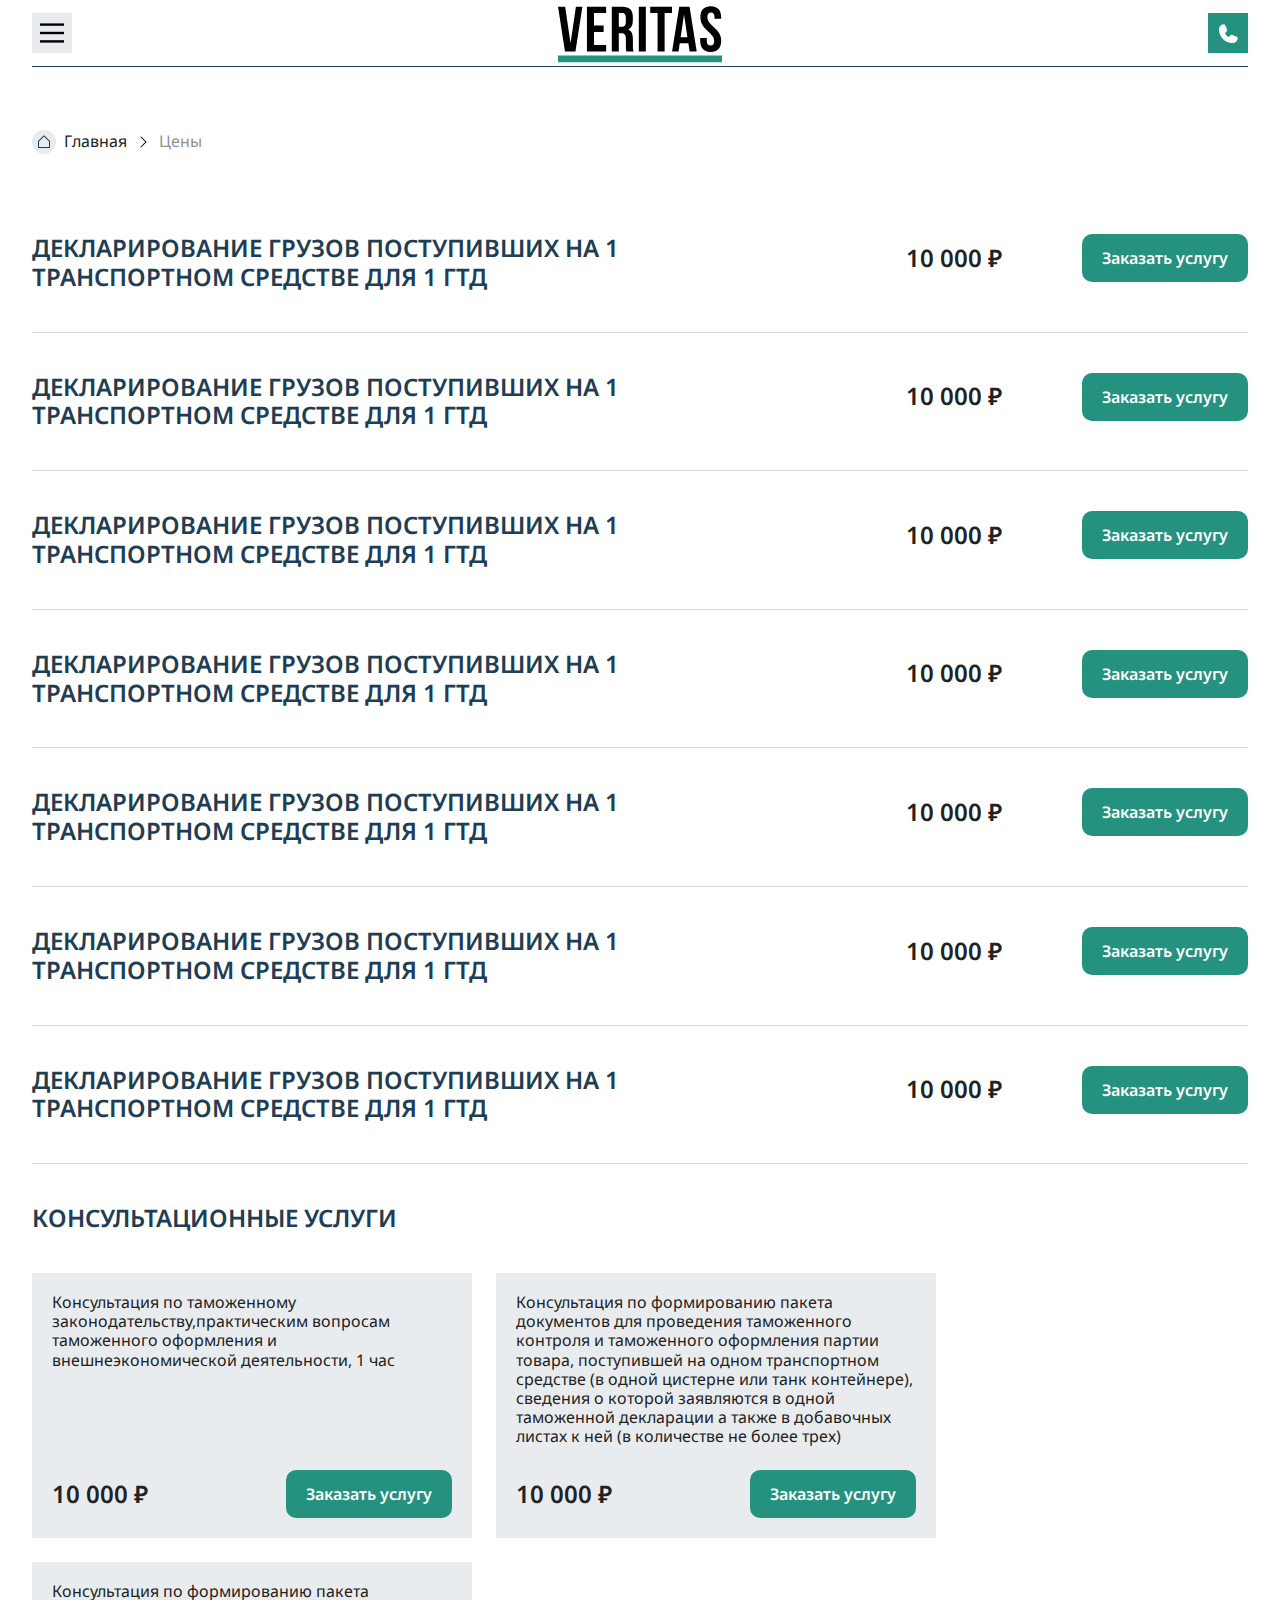
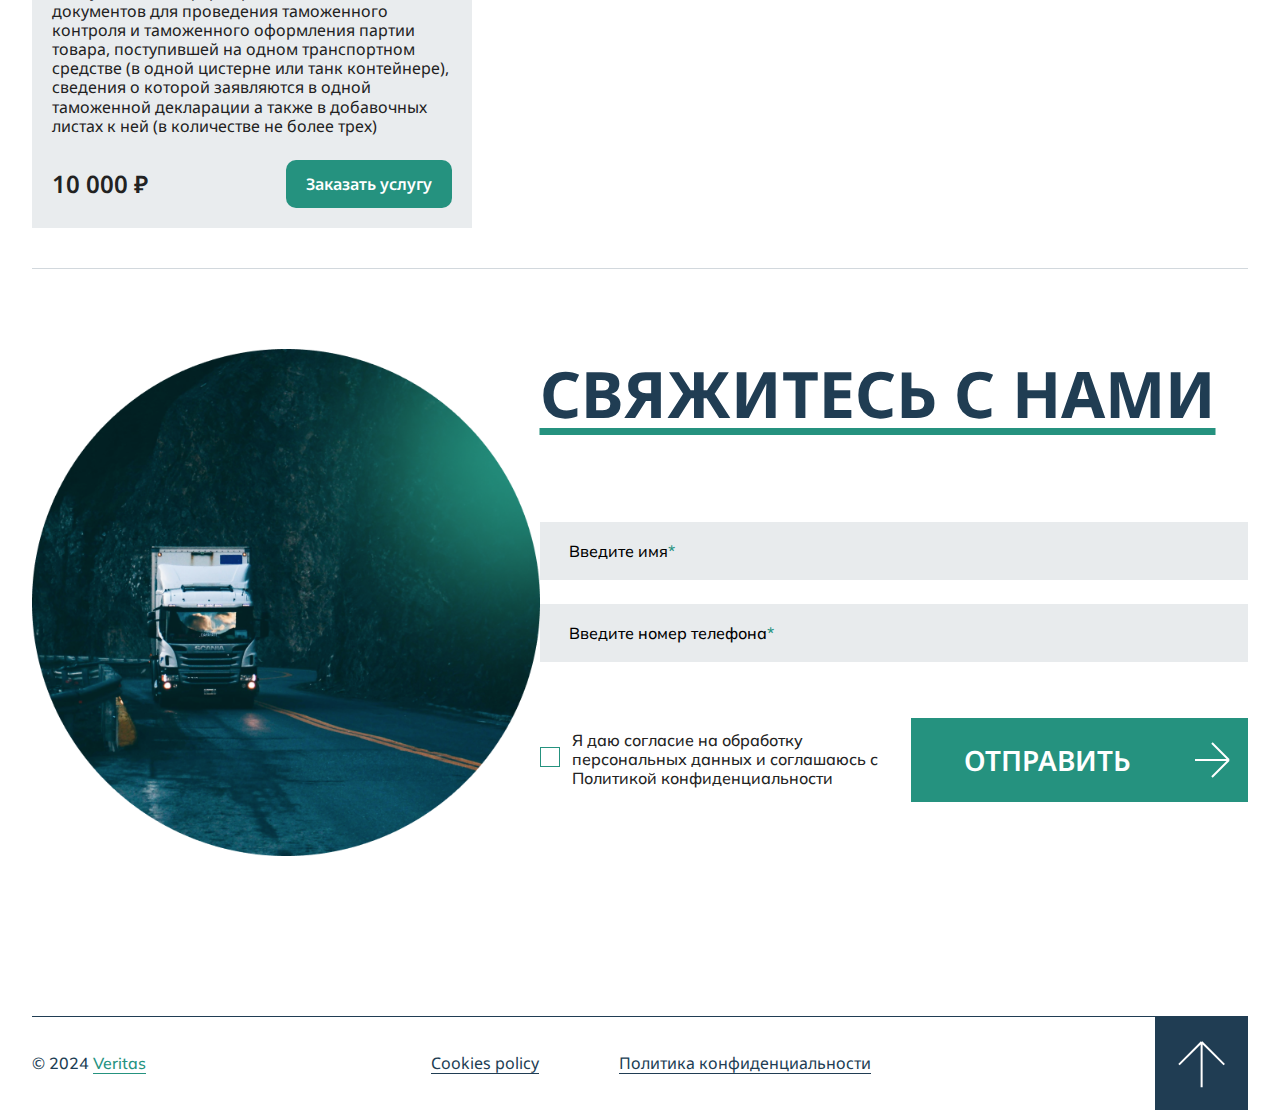
<file: price.html>
<!DOCTYPE html>
<html lang="ru">
<head>
  <meta charset="UTF-8" />
  <meta http-equiv="X-UA-Compatible" content="IE=edge" />
  <meta name="viewport" content="width=device-width, initial-scale=1.0" />
  <title>Стартовый шаблон</title>
  <link rel="stylesheet" href="./css/main.css" />
</head>

<body>
<header class="header">
  <div class="container">
    <div class="mobile_menu">
  <nav>
    <ul class="d-flex align-items-center">
      <li><a href="./services.html">Услуги</a></li>
      <li><a href="./blog.html">Блог</a></li>
      <li><a href="./price.html">Цены</a></li>
      <li><a href="./license.html">Лицензия</a></li>
      <li><a href="./contacts.html">Контакты</a></li>
    </ul>
  </nav>
  <div class="header_contacts d-flex align-items-center flex-direction-column">
    <div class="d-flex align-items-center justify-content-between">
      <a href="tel:+79503518686" class="fs-18px mulish-700 mr-5 d-flex">+7 950 351 86 86</a>
      <div class="d-flex align-items-center">
        <a href="#" class="mr-2">
          <img src="img/vb.svg" alt="">
        </a>
        <a href="#" class="mr-2">
          <img src="img/tg.svg" alt="">
        </a>
        <a href="#" class="mr-2">
          <img src="img/wa.svg" alt="">
        </a>
      </div>
    </div>
    <button class="main_button second mr-14 open_modal" data-modal="contacts" >Заказать звонок</button>
  </div>
</div>


    <div class="header_row d-flex align-items-center justify-content-between">
      <svg width="40" height="40" viewBox="0 0 100 100" class="hamburger"
           onclick="document.querySelector('body').classList.toggle('menu_open');">
        <path class="line line1"
              d="M 20,29.000046 H 80.000231 C 80.000231,29.000046 94.498839,28.817352 94.532987,66.711331 94.543142,77.980673 90.966081,81.670246 85.259173,81.668997 79.552261,81.667751 75.000211,74.999942 75.000211,74.999942 L 25.000021,25.000058"/>
        <path class="line line2" d="M 20,50 H 80"/>
        <path class="line line3"
              d="M 20,70.999954 H 80.000231 C 80.000231,70.999954 94.498839,71.182648 94.532987,33.288669 94.543142,22.019327 90.966081,18.329754 85.259173,18.331003 79.552261,18.332249 75.000211,25.000058 75.000211,25.000058 L 25.000021,74.999942"/>
      </svg>
      <nav>
        <ul class="d-flex align-items-center">
          <li class="mr-12"><a href="./services.html">Услуги</a></li>
          <li class="mr-12"><a href="./blog.html">Блог</a></li>
          <li class="mr-12"><a href="./price.html">Цены</a></li>
          <li class="mr-12"><a href="./license.html">Лицензия</a></li>
          <li><a href="./contacts.html">Контакты</a></li>
        </ul>
      </nav>
      <a href="/" class="logo">
        <svg width="164" height="57" viewBox="0 0 164 57" fill="none" xmlns="http://www.w3.org/2000/svg">
          <path
            d="M142.38 11.952C142.38 8.32532 143.254 5.55199 145.003 3.63198C146.753 1.66932 149.334 0.687988 152.747 0.687988C156.161 0.687988 158.742 1.66932 160.492 3.63198C162.241 5.55199 163.115 8.32532 163.115 11.952V13.36H156.46V11.504C156.46 9.96799 156.161 8.85865 155.564 8.17599C154.966 7.45065 154.091 7.08799 152.939 7.08799C151.787 7.08799 150.913 7.45065 150.316 8.17599C149.718 8.85865 149.419 9.96799 149.419 11.504C149.419 13.3813 149.91 15.024 150.891 16.432C151.915 17.84 153.43 19.44 155.436 21.232C157.1 22.768 158.443 24.1333 159.467 25.328C160.491 26.48 161.366 27.888 162.092 29.552C162.817 31.216 163.18 33.1147 163.18 35.248C163.18 38.8747 162.284 41.6693 160.492 43.632C158.7 45.552 156.097 46.512 152.684 46.512C149.27 46.512 146.668 45.552 144.876 43.632C143.084 41.6693 142.188 38.8747 142.188 35.248V32.496H148.844V35.696C148.844 38.5973 150.06 40.048 152.492 40.048C154.924 40.048 156.139 38.5973 156.139 35.696C156.139 33.8187 155.628 32.176 154.604 30.768C153.622 29.36 152.129 27.76 150.124 25.968C148.46 24.432 147.116 23.088 146.092 21.936C145.068 20.7413 144.193 19.312 143.467 17.648C142.742 15.984 142.38 14.0853 142.38 11.952Z"
            fill="black"/>
          <path
            d="M131.613 46L130.397 37.872H121.757L120.541 46H114.077L121.245 1.19995H131.549L138.717 46H131.613ZM129.437 31.792L126.045 9.13595L122.653 31.792H129.437Z"
            fill="black"/>
          <path d="M113.989 1.19995V7.59995H106.629V46H99.5895V7.59995H92.2295V1.19995H113.989Z" fill="black"/>
          <path d="M87.8503 1.19995V46H80.8103V1.19995H87.8503Z" fill="black"/>
          <line class="animline" x1="0" y1="53.5" x2="164" y2="53.5" stroke="#25927F" stroke-width="7px"/>
          <path
            d="M68.5003 46C68.2443 45.2746 68.0736 44.592 67.9883 43.952C67.9029 43.312 67.8603 42.16 67.8603 40.496V33.456C67.8603 31.408 67.4976 29.9573 66.7723 29.104C66.0469 28.208 64.8736 27.76 63.2523 27.76H60.8203V46H53.7803V1.19995H64.4043C68.0309 1.19995 70.6763 2.05329 72.3403 3.75995C74.0043 5.42395 74.8363 8.00528 74.8363 11.504V15.024C74.8363 19.632 73.3003 22.6613 70.2283 24.112C71.8923 24.7946 73.0869 25.9466 73.8123 27.568C74.5376 29.1466 74.9003 31.1733 74.9003 33.648V40.56C74.9003 41.84 74.9429 42.8853 75.0283 43.696C75.1136 44.464 75.3269 45.232 75.6683 46H68.5003ZM60.8203 21.36H63.5723C64.9803 21.36 66.0256 20.9973 66.7083 20.272C67.4336 19.5466 67.7963 18.3306 67.7963 16.624V12.208C67.7963 10.5866 67.4976 9.41329 66.9003 8.68795C66.3456 7.96262 65.4496 7.59995 64.2123 7.59995H60.8203V21.36Z"
            fill="black"/>
          <path d="M45.6415 20.08V26.48H35.9775V39.6H48.1375V46H28.9375V1.19995H48.1375V7.59995H35.9775V20.08H45.6415Z"
                fill="black"/>
          <path
            d="M17.9078 1.19995H24.3718L17.4598 46H6.96376L0.0517578 1.19995H7.15576L12.5318 37.744L17.9078 1.19995Z"
            fill="black"/>
        </svg>
      </a>
      <div class="header_contacts d-flex align-items-center">
        <a href="tel:+79503518686" class="fs-18px mulish-700 mr-5">+7 950 351 86 86</a>
        <button class="main_button second mr-14 open_modal" data-modal="contacts" >Заказать звонок</button>
        <div class="d-flex align-items-center">
          <a href="#" class="mr-2">
            <img src="img/vb.svg" alt="">
          </a>
          <a href="#" class="mr-2">
            <img src="img/tg.svg" alt="">
          </a>
          <a href="#" class="mr-2">
            <img src="img/wa.svg" alt="">
          </a>
        </div>
      </div>
      <a href="tel:+79503518686" class="green_button">
        <svg width="19" height="19" viewBox="0 0 19 19" fill="none" xmlns="http://www.w3.org/2000/svg">
          <path d="M18.7388 14.4138C18.5716 15.6841 17.9477 16.8502 16.9837 17.6942C16.0196 18.5382 14.7813 19.0024 13.5 19.0001C6.05626 19.0001 8.4831e-06 12.9438 8.4831e-06 5.50005C-0.00228837 4.21876 0.461903 2.98045 1.30588 2.01639C2.14986 1.05234 3.31592 0.428467 4.58626 0.261304C4.9075 0.22208 5.2328 0.2878 5.51362 0.448653C5.79444 0.609506 6.0157 0.856865 6.14438 1.1538L8.12438 5.57412V5.58537C8.2229 5.81267 8.26359 6.06083 8.24281 6.30769C8.22204 6.55455 8.14044 6.79242 8.00532 7.00005C7.98845 7.02537 7.97063 7.0488 7.95188 7.07224L6.00001 9.38599C6.7022 10.8129 8.1947 12.2922 9.64032 12.9963L11.9222 11.0547C11.9446 11.0359 11.9681 11.0184 11.9925 11.0022C12.2 10.8639 12.4387 10.7794 12.687 10.7565C12.9353 10.7336 13.1854 10.7729 13.4147 10.871L13.4269 10.8766L17.8434 12.8557C18.1409 12.9839 18.3889 13.205 18.5503 13.4858C18.7116 13.7667 18.7778 14.0922 18.7388 14.4138Z" fill="white" />
        </svg>
      </a>
    </div>
  </div>
</header>

<main class="pt-130px">
  <div class="container">
    <ul class="breadcrumbs mb-10">
      <li>
        <svg class="mr-2" width="24" height="24" viewBox="0 0 24 24" fill="none" xmlns="http://www.w3.org/2000/svg">
          <circle cx="12" cy="12" r="12" fill="#E9ECEE"/>
          <path
            d="M17.7069 10.7925L12.7069 5.79251C12.5194 5.60511 12.2651 5.49985 12 5.49985C11.7349 5.49985 11.4806 5.60511 11.2931 5.79251L6.29313 10.7925C6.19982 10.8851 6.12586 10.9954 6.07553 11.1168C6.02521 11.2383 5.99954 11.3685 6.00001 11.5V17.5C6.00001 17.6326 6.05268 17.7598 6.14645 17.8536C6.24022 17.9473 6.3674 18 6.50001 18H17.5C17.6326 18 17.7598 17.9473 17.8536 17.8536C17.9473 17.7598 18 17.6326 18 17.5V11.5C18.0005 11.3685 17.9748 11.2383 17.9245 11.1168C17.8742 10.9954 17.8002 10.8851 17.7069 10.7925ZM17 17H7.00001V11.5L12 6.50001L17 11.5V17Z"
            fill="#203D53"/>
        </svg>
        <a href="#">Главная</a>
      </li>
      <li>
        <svg class="mx-2" width="16" height="16" viewBox="0 0 16 16" fill="none" xmlns="http://www.w3.org/2000/svg">
          <path
            d="M11.354 8.35375L6.35403 13.3538C6.30757 13.4002 6.25242 13.4371 6.19173 13.4622C6.13103 13.4873 6.06598 13.5003 6.00028 13.5003C5.93458 13.5003 5.86953 13.4873 5.80883 13.4622C5.74813 13.4371 5.69298 13.4002 5.64653 13.3538C5.60007 13.3073 5.56322 13.2521 5.53808 13.1915C5.51294 13.1308 5.5 13.0657 5.5 13C5.5 12.9343 5.51294 12.8693 5.53808 12.8086C5.56322 12.7479 5.60007 12.6927 5.64653 12.6463L10.2934 8L5.64653 3.35375C5.55271 3.25993 5.5 3.13269 5.5 3C5.5 2.86732 5.55271 2.74007 5.64653 2.64625C5.74035 2.55243 5.8676 2.49973 6.00028 2.49973C6.13296 2.49973 6.26021 2.55243 6.35403 2.64625L11.354 7.64625C11.4005 7.69269 11.4374 7.74783 11.4626 7.80853C11.4877 7.86923 11.5007 7.9343 11.5007 8C11.5007 8.06571 11.4877 8.13077 11.4626 8.19147C11.4374 8.25217 11.4005 8.30732 11.354 8.35375Z"
            fill="black"/>
        </svg>
        <span>Цены</span>
      </li>
    </ul>
    <div class="services_list mb-20 price">
      <div class="services_list__item d-flex align-items-start justify-content-between py-10">
        <p class="noto-sans-600 fs-24px text">
          Декларирование грузов поступивших на 1 транспортном средстве для 1 ГТД
        </p>
        <div class="d-flex align-items-center">
          <p class="noto-sans-600 fs-24px mr-20">10 000 ₽</p>
          <button class="main_button second open_modal" data-modal="contacts">Заказать услугу</button>
        </div>
      </div>
      <div class="services_list__item d-flex align-items-start justify-content-between py-10">
        <p class="noto-sans-600 fs-24px text">
          Декларирование грузов поступивших на 1 транспортном средстве для 1 ГТД
        </p>
        <div class="d-flex align-items-center">
          <p class="noto-sans-600 fs-24px mr-20">10 000 ₽</p>
          <button class="main_button second open_modal" data-modal="contacts">Заказать услугу</button>
        </div>
      </div>
      <div class="services_list__item d-flex align-items-start justify-content-between py-10">
        <p class="noto-sans-600 fs-24px text">
          Декларирование грузов поступивших на 1 транспортном средстве для 1 ГТД
        </p>
        <div class="d-flex align-items-center">
          <p class="noto-sans-600 fs-24px mr-20">10 000 ₽</p>
          <button class="main_button second open_modal" data-modal="contacts">Заказать услугу</button>
        </div>
      </div>
      <div class="services_list__item d-flex align-items-start justify-content-between py-10">
        <p class="noto-sans-600 fs-24px text">
          Декларирование грузов поступивших на 1 транспортном средстве для 1 ГТД
        </p>
        <div class="d-flex align-items-center">
          <p class="noto-sans-600 fs-24px mr-20">10 000 ₽</p>
          <button class="main_button second open_modal" data-modal="contacts">Заказать услугу</button>
        </div>
      </div>
      <div class="services_list__item d-flex align-items-start justify-content-between py-10">
        <p class="noto-sans-600 fs-24px text">
          Декларирование грузов поступивших на 1 транспортном средстве для 1 ГТД
        </p>
        <div class="d-flex align-items-center">
          <p class="noto-sans-600 fs-24px mr-20">10 000 ₽</p>
          <button class="main_button second open_modal" data-modal="contacts">Заказать услугу</button>
        </div>
      </div>
      <div class="services_list__item d-flex align-items-start justify-content-between py-10">
        <p class="noto-sans-600 fs-24px text">
          Декларирование грузов поступивших на 1 транспортном средстве для 1 ГТД
        </p>
        <div class="d-flex align-items-center">
          <p class="noto-sans-600 fs-24px mr-20">10 000 ₽</p>
          <button class="main_button second open_modal" data-modal="contacts">Заказать услугу</button>
        </div>
      </div>
      <div class="services_list__item d-flex align-items-start justify-content-between py-10">
        <p class="noto-sans-600 fs-24px text">
          Декларирование грузов поступивших на 1 транспортном средстве для 1 ГТД
        </p>
        <div class="d-flex align-items-center">
          <p class="noto-sans-600 fs-24px mr-20">10 000 ₽</p>
          <button class="main_button second open_modal" data-modal="contacts">Заказать услугу</button>
        </div>
      </div>
      <div class="services_list__item py-10 d-block">
        <div class="d-flex align-items-center justify-content-between mb-10">
          <p class="noto-sans-600 fs-24px text">
            Консультационные услуги
          </p>
        </div>
        <span class="gray_block__wrapper">
           <div class="gray_block  py-5 px-5">
            <p class="noto-sans-400 fs-16px">
              Консультация по таможенному законодательству,практическим вопросам таможенного оформления
              и внешнеэкономической деятельности, 1 час
            </p>
            <div class="d-flex align-items-center justify-content-between">
              <p class="noto-sans-600 fs-24px mr-20">10 000 ₽</p>
              <button class="main_button second open_modal" data-modal="contacts">Заказать услугу</button>
            </div>
          </div>
           <div class="gray_block  py-5 px-5">
            <p class="noto-sans-400 fs-16px">
              Консультация по формированию пакета документов для проведения таможенного контроля и таможенного оформления партии товара, поступившей на одном транспортном средстве (в одной цистерне или танк контейнере), сведения о которой заявляются в одной таможенной декларации а также в добавочных листах к ней (в количестве не более трех)
            </p>
            <div class="d-flex align-items-center justify-content-between">
              <p class="noto-sans-600 fs-24px mr-20">10 000 ₽</p>
              <button class="main_button second open_modal" data-modal="contacts">Заказать услугу</button>
            </div>
          </div>
           <div class="gray_block py-5 px-5 ">
            <p class="noto-sans-400 fs-16px">
              Консультация по формированию пакета документов для проведения таможенного контроля и таможенного оформления партии товара, поступившей на одном транспортном средстве (в одной цистерне или танк контейнере), сведения о которой заявляются в одной таможенной декларации а также в добавочных листах к ней (в количестве не более трех)
            </p>
            <div class="d-flex align-items-center justify-content-between">
              <p class="noto-sans-600 fs-24px mr-20">10 000 ₽</p>
              <button class="main_button second open_modal" data-modal="contacts">Заказать услугу</button>
            </div>
          </div>
        </span>
      </div>

    </div>
    <div class="form">
      <img src="./img/form.png" alt="">
      <form action="">
        <h2 class="main_title mb-16 noto-sans-700 fs-64px">
          свяжитесь с нами
        </h2>
        <div class="main_input mb-6">
          <input type="text" required>
          <div class="placeholder">
            Введите имя<span>*</span>
          </div>
        </div>
        <div class="main_input">
          <input type="text" required>
          <div class="placeholder">
            Введите номер телефона<span>*</span>
          </div>
        </div>
        <div class="d-flex align-items-center justify-content-between mt-14 form_bottom">
          <div class="d-flex align-items-center">
            <div class="checkbox">
              <input type="checkbox" id="checkbox">
              <label for="checkbox">
                <svg width="20" height="20" viewBox="0 0 20 20" fill="none" xmlns="http://www.w3.org/2000/svg">
                  <rect width="20" height="20" fill="#25927F"/>
                  <path
                    d="M16.6185 5.88932L8.28516 14.2227C8.23678 14.2711 8.17934 14.3095 8.11611 14.3357C8.05289 14.3619 7.98511 14.3754 7.91667 14.3754C7.84822 14.3754 7.78045 14.3619 7.71722 14.3357C7.65399 14.3095 7.59655 14.2711 7.54818 14.2227L3.90234 10.5768C3.80461 10.4791 3.74971 10.3465 3.74971 10.2083C3.74971 10.0701 3.80461 9.93757 3.90234 9.83984C4.00007 9.74211 4.13262 9.68721 4.27083 9.68721C4.40904 9.68721 4.54159 9.74211 4.63932 9.83984L7.91667 13.1178L15.8815 5.15234C15.9792 5.05461 16.1118 4.99971 16.25 4.99971C16.3882 4.99971 16.5208 5.05461 16.6185 5.15234C16.7162 5.25007 16.7711 5.38262 16.7711 5.52083C16.7711 5.65904 16.7162 5.79159 16.6185 5.88932Z"
                    fill="white"/>
                </svg>
              </label>

            </div>
            <p class="mulish-500 fs-16px ml-3">Я даю согласие на обработку персональных данных и соглашаюсь с
              Политикой конфиденциальности</p>
          </div>
          <button class="main_button">
            отправить
            <svg class="ml-16" width="36" height="36" viewBox="0 0 36 36" fill="none"
                 xmlns="http://www.w3.org/2000/svg">
              <path d="M16.9707 1L33.9413 17.9706M33.9413 17.9706L16.9707 34.9411M33.9413 17.9706H0.000140667"
                    stroke="white" stroke-width="2"/>
            </svg>
          </button>
        </div>
      </form>
    </div>
  </div>
</main>

<footer class="footer">
  <div class="container">
    <div class="footer_content">
      <div class="mulish-500 fs-16px text-blue">
        © 2024
        <a href="#" class="text-green main_link">Veritas</a>
      </div>
      <div class="d-flex align-items-center center">
        <a href="#" class="text-blue main_link mr-20">Cookies policy</a>
        <a href="#" class="text-blue main_link">Политика конфиденциальности</a>
      </div>
      <div class="button_up">
        <svg width="47" height="48" viewBox="0 0 47 48" fill="none" xmlns="http://www.w3.org/2000/svg">
          <path d="M1 24.6274L23.6274 2.00002M23.6274 2.00002L46.2548 24.6274M23.6274 2.00002V47.2549" stroke="white" stroke-width="2" />
        </svg>
      </div>
    </div>
  </div>
</footer>
<div class="modal modal_theme_normal" data-modal="contacts">
  <div class="modal__content">
    <div class="modal_close">
      <svg width="32" height="32" viewBox="0 0 32 32" fill="none" xmlns="http://www.w3.org/2000/svg">
        <path d="M25.7074 24.2926C25.8004 24.3855 25.8741 24.4958 25.9243 24.6172C25.9746 24.7386 26.0005 24.8687 26.0005 25.0001C26.0005 25.1315 25.9746 25.2616 25.9243 25.383C25.8741 25.5044 25.8004 25.6147 25.7074 25.7076C25.6145 25.8005 25.5042 25.8742 25.3828 25.9245C25.2614 25.9747 25.1313 26.0006 24.9999 26.0006C24.8686 26.0006 24.7384 25.9747 24.6171 25.9245C24.4957 25.8742 24.3854 25.8005 24.2924 25.7076L15.9999 17.4138L7.70745 25.7076C7.5198 25.8952 7.26531 26.0006 6.99995 26.0006C6.73458 26.0006 6.48009 25.8952 6.29245 25.7076C6.1048 25.5199 5.99939 25.2654 5.99939 25.0001C5.99939 24.7347 6.10481 24.4802 6.29245 24.2926L14.5862 16.0001L6.29245 7.70757C6.1048 7.51993 5.99939 7.26543 5.99939 7.00007C5.99939 6.7347 6.1048 6.48021 6.29245 6.29257C6.48009 6.10493 6.73458 5.99951 6.99995 5.99951C7.26531 5.99951 7.5198 6.10493 7.70745 6.29257L15.9999 14.5863L24.2924 6.29257C24.4801 6.10493 24.7346 5.99951 24.9999 5.99951C25.2653 5.99951 25.5198 6.10493 25.7074 6.29257C25.8951 6.48021 26.0005 6.7347 26.0005 7.00007C26.0005 7.26543 25.8951 7.51993 25.7074 7.70757L17.4137 16.0001L25.7074 24.2926Z" fill="black" />
      </svg>
    </div>
    <div class="form">
      <form action="">
        <h2 class="main_title mb-16 noto-sans-700 fs-64px">
          свяжитесь с нами
        </h2>
        <div class="main_input mb-6">
          <input type="text" required>
          <div class="placeholder">
            Введите имя<span>*</span>
          </div>
        </div>
        <div class="main_input">
          <input type="text" required>
          <div class="placeholder">
            Введите номер телефона<span>*</span>
          </div>
        </div>
        <div class="d-flex align-items-center justify-content-between mt-14 form_bottom">
          <div class="d-flex align-items-center">
            <div class="checkbox">
              <input type="checkbox" id="checkbox">
              <label for="checkbox">
                <svg width="20" height="20" viewBox="0 0 20 20" fill="none" xmlns="http://www.w3.org/2000/svg">
                  <rect width="20" height="20" fill="#25927F"/>
                  <path
                    d="M16.6185 5.88932L8.28516 14.2227C8.23678 14.2711 8.17934 14.3095 8.11611 14.3357C8.05289 14.3619 7.98511 14.3754 7.91667 14.3754C7.84822 14.3754 7.78045 14.3619 7.71722 14.3357C7.65399 14.3095 7.59655 14.2711 7.54818 14.2227L3.90234 10.5768C3.80461 10.4791 3.74971 10.3465 3.74971 10.2083C3.74971 10.0701 3.80461 9.93757 3.90234 9.83984C4.00007 9.74211 4.13262 9.68721 4.27083 9.68721C4.40904 9.68721 4.54159 9.74211 4.63932 9.83984L7.91667 13.1178L15.8815 5.15234C15.9792 5.05461 16.1118 4.99971 16.25 4.99971C16.3882 4.99971 16.5208 5.05461 16.6185 5.15234C16.7162 5.25007 16.7711 5.38262 16.7711 5.52083C16.7711 5.65904 16.7162 5.79159 16.6185 5.88932Z"
                    fill="white"/>
                </svg>
              </label>

            </div>
            <p class="mulish-500 fs-16px ml-3">Я даю согласие на обработку персональных данных и соглашаюсь с
              Политикой конфиденциальности</p>
          </div>
          <button class="main_button">
            отправить
            <svg class="ml-16" width="36" height="36" viewBox="0 0 36 36" fill="none"
                 xmlns="http://www.w3.org/2000/svg">
              <path d="M16.9707 1L33.9413 17.9706M33.9413 17.9706L16.9707 34.9411M33.9413 17.9706H0.000140667"
                    stroke="white" stroke-width="2"/>
            </svg>
          </button>
        </div>
      </form>
    </div>
  </div>
</div>
<!-- /.modal -->



<div class="loader d-flex align-items-center justify-content-center">
  <svg width="368" height="25" viewBox="0 0 368 25" fill="none" xmlns="http://www.w3.org/2000/svg">
      <rect width="368" height="25" fill="#E9ECEE" />
      <rect x="0" y="0" width="0" height="25" fill="#25927F" class="loader_line"/>
  </svg>
</div>

<script src="./js/index.bundle.js"></script>

</body>
</html>
</file>
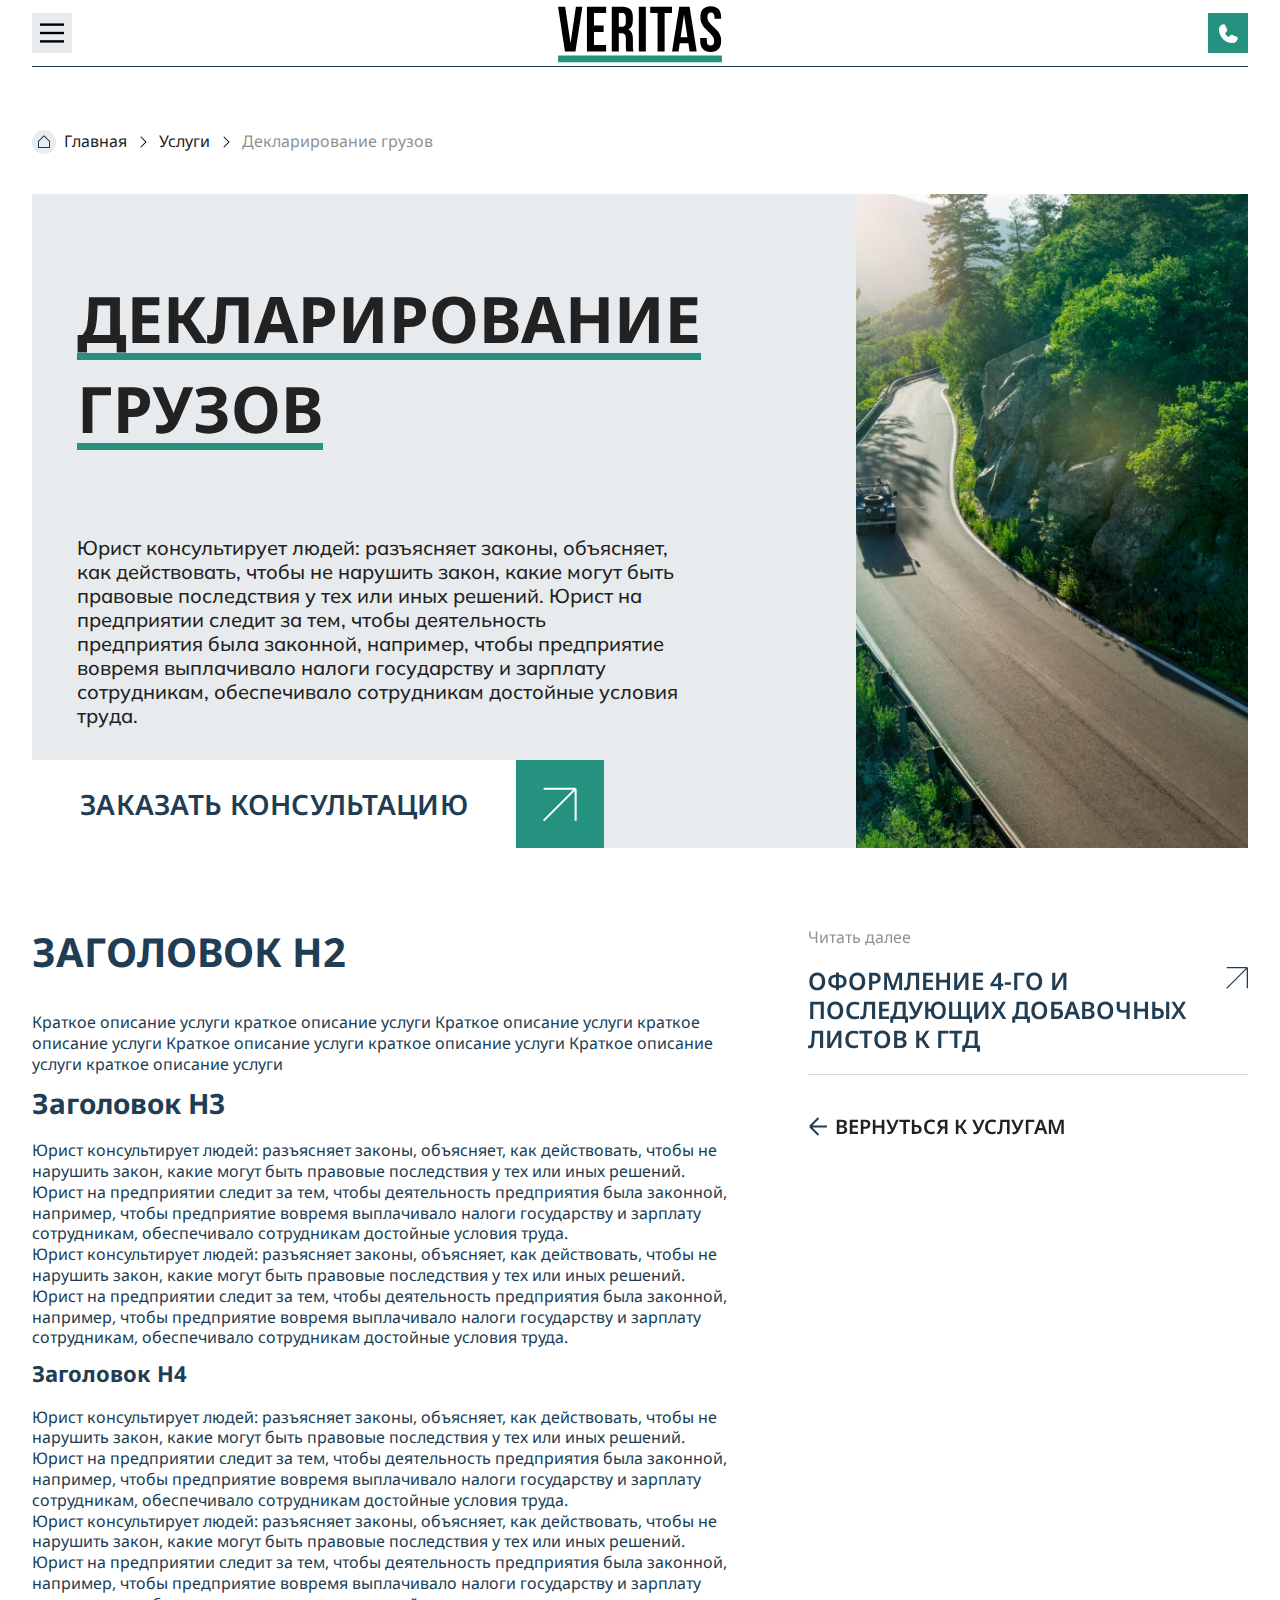
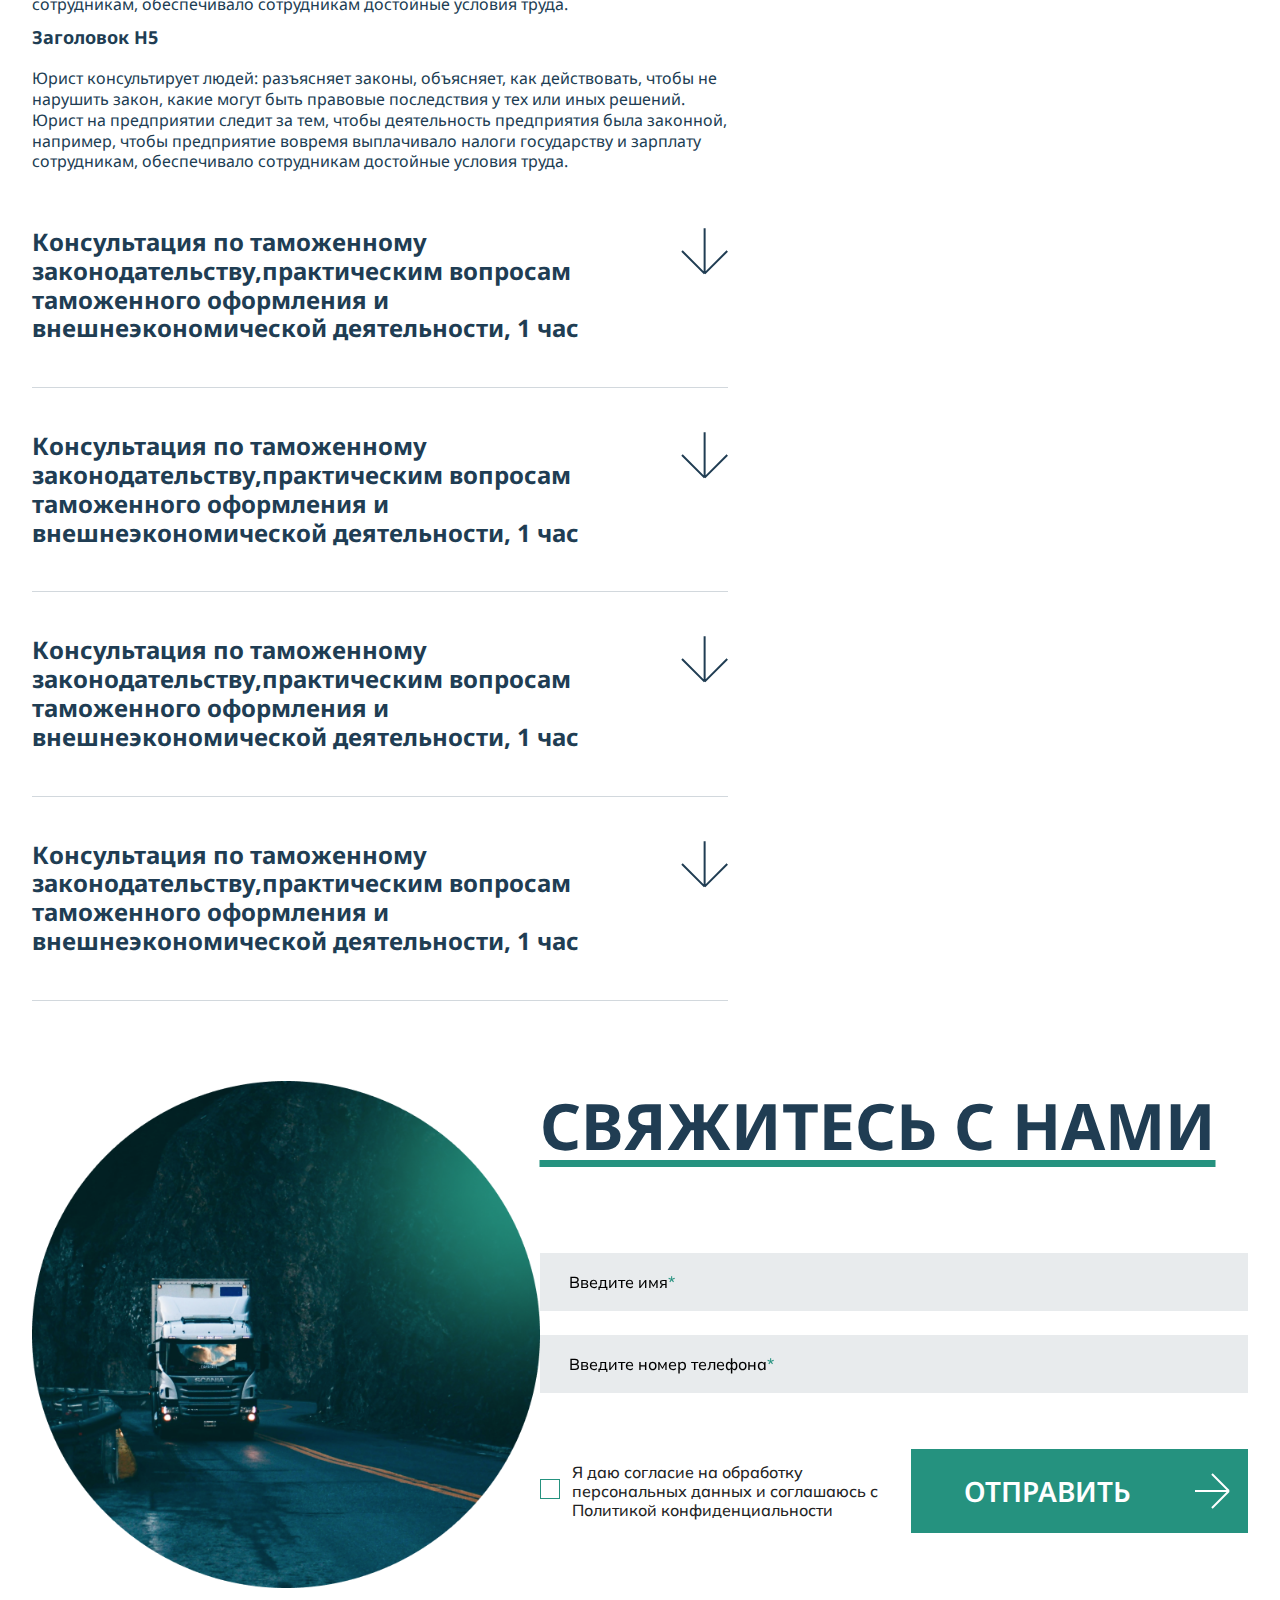
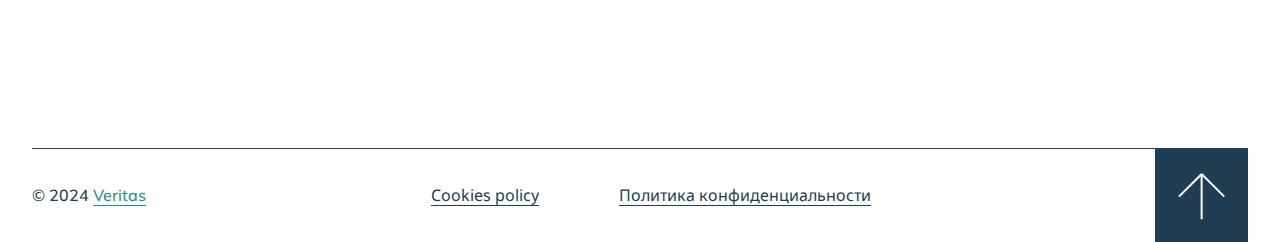
<file: services-inner.html>
<!DOCTYPE html>
<html lang="ru">
<head>
  <meta charset="UTF-8" />
  <meta http-equiv="X-UA-Compatible" content="IE=edge" />
  <meta name="viewport" content="width=device-width, initial-scale=1.0" />
  <title>Стартовый шаблон</title>
  <link rel="stylesheet" href="./css/main.css" />
</head>

<body>
<header class="header">
  <div class="container">
    <div class="mobile_menu">
  <nav>
    <ul class="d-flex align-items-center">
      <li><a href="./services.html">Услуги</a></li>
      <li><a href="./blog.html">Блог</a></li>
      <li><a href="./price.html">Цены</a></li>
      <li><a href="./license.html">Лицензия</a></li>
      <li><a href="./contacts.html">Контакты</a></li>
    </ul>
  </nav>
  <div class="header_contacts d-flex align-items-center flex-direction-column">
    <div class="d-flex align-items-center justify-content-between">
      <a href="tel:+79503518686" class="fs-18px mulish-700 mr-5 d-flex">+7 950 351 86 86</a>
      <div class="d-flex align-items-center">
        <a href="#" class="mr-2">
          <img src="img/vb.svg" alt="">
        </a>
        <a href="#" class="mr-2">
          <img src="img/tg.svg" alt="">
        </a>
        <a href="#" class="mr-2">
          <img src="img/wa.svg" alt="">
        </a>
      </div>
    </div>
    <button class="main_button second mr-14 open_modal" data-modal="contacts" >Заказать звонок</button>
  </div>
</div>


    <div class="header_row d-flex align-items-center justify-content-between">
      <svg width="40" height="40" viewBox="0 0 100 100" class="hamburger"
           onclick="document.querySelector('body').classList.toggle('menu_open');">
        <path class="line line1"
              d="M 20,29.000046 H 80.000231 C 80.000231,29.000046 94.498839,28.817352 94.532987,66.711331 94.543142,77.980673 90.966081,81.670246 85.259173,81.668997 79.552261,81.667751 75.000211,74.999942 75.000211,74.999942 L 25.000021,25.000058"/>
        <path class="line line2" d="M 20,50 H 80"/>
        <path class="line line3"
              d="M 20,70.999954 H 80.000231 C 80.000231,70.999954 94.498839,71.182648 94.532987,33.288669 94.543142,22.019327 90.966081,18.329754 85.259173,18.331003 79.552261,18.332249 75.000211,25.000058 75.000211,25.000058 L 25.000021,74.999942"/>
      </svg>
      <nav>
        <ul class="d-flex align-items-center">
          <li class="mr-12"><a href="./services.html">Услуги</a></li>
          <li class="mr-12"><a href="./blog.html">Блог</a></li>
          <li class="mr-12"><a href="./price.html">Цены</a></li>
          <li class="mr-12"><a href="./license.html">Лицензия</a></li>
          <li><a href="./contacts.html">Контакты</a></li>
        </ul>
      </nav>
      <a href="/" class="logo">
        <svg width="164" height="57" viewBox="0 0 164 57" fill="none" xmlns="http://www.w3.org/2000/svg">
          <path
            d="M142.38 11.952C142.38 8.32532 143.254 5.55199 145.003 3.63198C146.753 1.66932 149.334 0.687988 152.747 0.687988C156.161 0.687988 158.742 1.66932 160.492 3.63198C162.241 5.55199 163.115 8.32532 163.115 11.952V13.36H156.46V11.504C156.46 9.96799 156.161 8.85865 155.564 8.17599C154.966 7.45065 154.091 7.08799 152.939 7.08799C151.787 7.08799 150.913 7.45065 150.316 8.17599C149.718 8.85865 149.419 9.96799 149.419 11.504C149.419 13.3813 149.91 15.024 150.891 16.432C151.915 17.84 153.43 19.44 155.436 21.232C157.1 22.768 158.443 24.1333 159.467 25.328C160.491 26.48 161.366 27.888 162.092 29.552C162.817 31.216 163.18 33.1147 163.18 35.248C163.18 38.8747 162.284 41.6693 160.492 43.632C158.7 45.552 156.097 46.512 152.684 46.512C149.27 46.512 146.668 45.552 144.876 43.632C143.084 41.6693 142.188 38.8747 142.188 35.248V32.496H148.844V35.696C148.844 38.5973 150.06 40.048 152.492 40.048C154.924 40.048 156.139 38.5973 156.139 35.696C156.139 33.8187 155.628 32.176 154.604 30.768C153.622 29.36 152.129 27.76 150.124 25.968C148.46 24.432 147.116 23.088 146.092 21.936C145.068 20.7413 144.193 19.312 143.467 17.648C142.742 15.984 142.38 14.0853 142.38 11.952Z"
            fill="black"/>
          <path
            d="M131.613 46L130.397 37.872H121.757L120.541 46H114.077L121.245 1.19995H131.549L138.717 46H131.613ZM129.437 31.792L126.045 9.13595L122.653 31.792H129.437Z"
            fill="black"/>
          <path d="M113.989 1.19995V7.59995H106.629V46H99.5895V7.59995H92.2295V1.19995H113.989Z" fill="black"/>
          <path d="M87.8503 1.19995V46H80.8103V1.19995H87.8503Z" fill="black"/>
          <line class="animline" x1="0" y1="53.5" x2="164" y2="53.5" stroke="#25927F" stroke-width="7px"/>
          <path
            d="M68.5003 46C68.2443 45.2746 68.0736 44.592 67.9883 43.952C67.9029 43.312 67.8603 42.16 67.8603 40.496V33.456C67.8603 31.408 67.4976 29.9573 66.7723 29.104C66.0469 28.208 64.8736 27.76 63.2523 27.76H60.8203V46H53.7803V1.19995H64.4043C68.0309 1.19995 70.6763 2.05329 72.3403 3.75995C74.0043 5.42395 74.8363 8.00528 74.8363 11.504V15.024C74.8363 19.632 73.3003 22.6613 70.2283 24.112C71.8923 24.7946 73.0869 25.9466 73.8123 27.568C74.5376 29.1466 74.9003 31.1733 74.9003 33.648V40.56C74.9003 41.84 74.9429 42.8853 75.0283 43.696C75.1136 44.464 75.3269 45.232 75.6683 46H68.5003ZM60.8203 21.36H63.5723C64.9803 21.36 66.0256 20.9973 66.7083 20.272C67.4336 19.5466 67.7963 18.3306 67.7963 16.624V12.208C67.7963 10.5866 67.4976 9.41329 66.9003 8.68795C66.3456 7.96262 65.4496 7.59995 64.2123 7.59995H60.8203V21.36Z"
            fill="black"/>
          <path d="M45.6415 20.08V26.48H35.9775V39.6H48.1375V46H28.9375V1.19995H48.1375V7.59995H35.9775V20.08H45.6415Z"
                fill="black"/>
          <path
            d="M17.9078 1.19995H24.3718L17.4598 46H6.96376L0.0517578 1.19995H7.15576L12.5318 37.744L17.9078 1.19995Z"
            fill="black"/>
        </svg>
      </a>
      <div class="header_contacts d-flex align-items-center">
        <a href="tel:+79503518686" class="fs-18px mulish-700 mr-5">+7 950 351 86 86</a>
        <button class="main_button second mr-14 open_modal" data-modal="contacts" >Заказать звонок</button>
        <div class="d-flex align-items-center">
          <a href="#" class="mr-2">
            <img src="img/vb.svg" alt="">
          </a>
          <a href="#" class="mr-2">
            <img src="img/tg.svg" alt="">
          </a>
          <a href="#" class="mr-2">
            <img src="img/wa.svg" alt="">
          </a>
        </div>
      </div>
      <a href="tel:+79503518686" class="green_button">
        <svg width="19" height="19" viewBox="0 0 19 19" fill="none" xmlns="http://www.w3.org/2000/svg">
          <path d="M18.7388 14.4138C18.5716 15.6841 17.9477 16.8502 16.9837 17.6942C16.0196 18.5382 14.7813 19.0024 13.5 19.0001C6.05626 19.0001 8.4831e-06 12.9438 8.4831e-06 5.50005C-0.00228837 4.21876 0.461903 2.98045 1.30588 2.01639C2.14986 1.05234 3.31592 0.428467 4.58626 0.261304C4.9075 0.22208 5.2328 0.2878 5.51362 0.448653C5.79444 0.609506 6.0157 0.856865 6.14438 1.1538L8.12438 5.57412V5.58537C8.2229 5.81267 8.26359 6.06083 8.24281 6.30769C8.22204 6.55455 8.14044 6.79242 8.00532 7.00005C7.98845 7.02537 7.97063 7.0488 7.95188 7.07224L6.00001 9.38599C6.7022 10.8129 8.1947 12.2922 9.64032 12.9963L11.9222 11.0547C11.9446 11.0359 11.9681 11.0184 11.9925 11.0022C12.2 10.8639 12.4387 10.7794 12.687 10.7565C12.9353 10.7336 13.1854 10.7729 13.4147 10.871L13.4269 10.8766L17.8434 12.8557C18.1409 12.9839 18.3889 13.205 18.5503 13.4858C18.7116 13.7667 18.7778 14.0922 18.7388 14.4138Z" fill="white" />
        </svg>
      </a>
    </div>
  </div>
</header>

<main class="pt-130px">
  <div class="container">
    <ul class="breadcrumbs mb-10">
      <li>
        <svg class="mr-2" width="24" height="24" viewBox="0 0 24 24" fill="none" xmlns="http://www.w3.org/2000/svg">
          <circle cx="12" cy="12" r="12" fill="#E9ECEE"/>
          <path
            d="M17.7069 10.7925L12.7069 5.79251C12.5194 5.60511 12.2651 5.49985 12 5.49985C11.7349 5.49985 11.4806 5.60511 11.2931 5.79251L6.29313 10.7925C6.19982 10.8851 6.12586 10.9954 6.07553 11.1168C6.02521 11.2383 5.99954 11.3685 6.00001 11.5V17.5C6.00001 17.6326 6.05268 17.7598 6.14645 17.8536C6.24022 17.9473 6.3674 18 6.50001 18H17.5C17.6326 18 17.7598 17.9473 17.8536 17.8536C17.9473 17.7598 18 17.6326 18 17.5V11.5C18.0005 11.3685 17.9748 11.2383 17.9245 11.1168C17.8742 10.9954 17.8002 10.8851 17.7069 10.7925ZM17 17H7.00001V11.5L12 6.50001L17 11.5V17Z"
            fill="#203D53"/>
        </svg>
        <a href="#">Главная</a>
      </li>
      <li>
        <svg class="mx-2" width="16" height="16" viewBox="0 0 16 16" fill="none" xmlns="http://www.w3.org/2000/svg">
          <path
            d="M11.354 8.35375L6.35403 13.3538C6.30757 13.4002 6.25242 13.4371 6.19173 13.4622C6.13103 13.4873 6.06598 13.5003 6.00028 13.5003C5.93458 13.5003 5.86953 13.4873 5.80883 13.4622C5.74813 13.4371 5.69298 13.4002 5.64653 13.3538C5.60007 13.3073 5.56322 13.2521 5.53808 13.1915C5.51294 13.1308 5.5 13.0657 5.5 13C5.5 12.9343 5.51294 12.8693 5.53808 12.8086C5.56322 12.7479 5.60007 12.6927 5.64653 12.6463L10.2934 8L5.64653 3.35375C5.55271 3.25993 5.5 3.13269 5.5 3C5.5 2.86732 5.55271 2.74007 5.64653 2.64625C5.74035 2.55243 5.8676 2.49973 6.00028 2.49973C6.13296 2.49973 6.26021 2.55243 6.35403 2.64625L11.354 7.64625C11.4005 7.69269 11.4374 7.74783 11.4626 7.80853C11.4877 7.86923 11.5007 7.9343 11.5007 8C11.5007 8.06571 11.4877 8.13077 11.4626 8.19147C11.4374 8.25217 11.4005 8.30732 11.354 8.35375Z"
            fill="black"/>
        </svg>
        <a href="#">Услуги</a>
      </li>
      <li>
        <svg class="mx-2" width="16" height="16" viewBox="0 0 16 16" fill="none" xmlns="http://www.w3.org/2000/svg">
          <path
            d="M11.354 8.35375L6.35403 13.3538C6.30757 13.4002 6.25242 13.4371 6.19173 13.4622C6.13103 13.4873 6.06598 13.5003 6.00028 13.5003C5.93458 13.5003 5.86953 13.4873 5.80883 13.4622C5.74813 13.4371 5.69298 13.4002 5.64653 13.3538C5.60007 13.3073 5.56322 13.2521 5.53808 13.1915C5.51294 13.1308 5.5 13.0657 5.5 13C5.5 12.9343 5.51294 12.8693 5.53808 12.8086C5.56322 12.7479 5.60007 12.6927 5.64653 12.6463L10.2934 8L5.64653 3.35375C5.55271 3.25993 5.5 3.13269 5.5 3C5.5 2.86732 5.55271 2.74007 5.64653 2.64625C5.74035 2.55243 5.8676 2.49973 6.00028 2.49973C6.13296 2.49973 6.26021 2.55243 6.35403 2.64625L11.354 7.64625C11.4005 7.69269 11.4374 7.74783 11.4626 7.80853C11.4877 7.86923 11.5007 7.9343 11.5007 8C11.5007 8.06571 11.4877 8.13077 11.4626 8.19147C11.4374 8.25217 11.4005 8.30732 11.354 8.35375Z"
            fill="black"/>
        </svg>
        <span>Декларирование грузов</span>
      </li>

    </ul>
    <div class="block_info mb-20">
      <div class="block_info__side">
        <h1 class="main_title mb-16 noto-sans-700 fs-64px no-border">
          Декларирование грузов
        </h1>
        <p class="block_info__description mulish-500 fs-20px">
          Юрист консультирует людей: разъясняет законы, объясняет, как действовать, чтобы не нарушить закон, какие
          могут быть правовые последствия у тех или иных решений. Юрист на предприятии следит за тем,
          чтобы деятельность предприятия была законной, например, чтобы предприятие вовремя выплачивало налоги
          государству и зарплату сотрудникам, обеспечивало сотрудникам достойные условия труда.
        </p>
        <a href="#" class="block_info__button">
          заказать консультацию
          <span class="arrow">
            <svg width="35" height="35" viewBox="0 0 35 35" fill="none" xmlns="http://www.w3.org/2000/svg">
              <path
                d="M1.62744 1.62744L33.6274 1.62744M33.6274 1.62744L33.6274 33.6274M33.6274 1.62744L1.62744 33.6274"
                stroke="white" stroke-width="2"/>
            </svg>
          </span>
        </a>
      </div>
      <div class="block_info__image">
        <img class="gradient" src="./img/bg.svg" alt="">
        <img src="./img/image7.jpg" alt="">

      </div>
    </div>

    <div class="service_inner__content mb-20">
      <div class="block_text">
        <h2>Заголовок H2</h2>
        <p>Краткое описание услуги краткое описание услуги Краткое описание услуги краткое описание услуги Краткое
          описание услуги краткое описание услуги Краткое описание услуги краткое описание услуги</p>
        <h3>Заголовок H3</h3>
        <p>
          Юрист консультирует людей: разъясняет законы, объясняет, как действовать, чтобы не нарушить закон, какие могут
          быть правовые последствия у тех или иных решений. Юрист на предприятии следит за тем, чтобы деятельность
          предприятия была законной, например, чтобы предприятие вовремя выплачивало налоги государству и зарплату
          сотрудникам, обеспечивало сотрудникам достойные условия труда.
          Юрист консультирует людей: разъясняет законы, объясняет, как действовать, чтобы не нарушить закон, какие могут
          быть правовые последствия у тех или иных решений. Юрист на предприятии следит за тем, чтобы деятельность
          предприятия была законной, например, чтобы предприятие вовремя выплачивало налоги государству и зарплату
          сотрудникам, обеспечивало сотрудникам достойные условия труда.
        </p>
        <h4>Заголовок H4</h4>
        <p>
          Юрист консультирует людей: разъясняет законы, объясняет, как действовать, чтобы не нарушить закон, какие могут
          быть правовые последствия у тех или иных решений. Юрист на предприятии следит за тем, чтобы деятельность
          предприятия была законной, например, чтобы предприятие вовремя выплачивало налоги государству и зарплату
          сотрудникам, обеспечивало сотрудникам достойные условия труда.
          Юрист консультирует людей: разъясняет законы, объясняет, как действовать, чтобы не нарушить закон, какие могут
          быть правовые последствия у тех или иных решений. Юрист на предприятии следит за тем, чтобы деятельность
          предприятия была законной, например, чтобы предприятие вовремя выплачивало налоги государству и зарплату
          сотрудникам, обеспечивало сотрудникам достойные условия труда.
        </p>
        <h5>Заголовок H5</h5>
        <p>
          Юрист консультирует людей: разъясняет законы, объясняет, как действовать, чтобы не нарушить закон, какие могут
          быть правовые последствия у тех или иных решений. Юрист на предприятии следит за тем, чтобы деятельность
          предприятия была законной, например, чтобы предприятие вовремя выплачивало налоги государству и зарплату
          сотрудникам, обеспечивало сотрудникам достойные условия труда.
        </p>
        <div class="accordion">
          <div class="accordion_item">
            <div class="accordion_item__title">
              Консультация по таможенному законодательству,практическим вопросам таможенного оформления и внешнеэкономической деятельности, 1 час
              <svg width="47" height="48" viewBox="0 0 47 48" fill="none" xmlns="http://www.w3.org/2000/svg">
                <path d="M46.2549 23L23.6275 45.6274M23.6275 45.6274L1.00005 23M23.6275 45.6274V0.372583" stroke="#203D53" stroke-width="2" />
              </svg>
            </div>
            <div class="accordion_item__content">
              <h2>Заголовок H2</h2>
              <p>Краткое описание услуги краткое описание услуги Краткое описание услуги краткое описание услуги Краткое
                описание услуги краткое описание услуги Краткое описание услуги краткое описание услуги</p>
              <h3>Заголовок H3</h3>
              <p>
                Юрист консультирует людей: разъясняет законы, объясняет, как действовать, чтобы не нарушить закон, какие могут
                быть правовые последствия у тех или иных решений. Юрист на предприятии следит за тем, чтобы деятельность
                предприятия была законной, например, чтобы предприятие вовремя выплачивало налоги государству и зарплату
                сотрудникам, обеспечивало сотрудникам достойные условия труда.
                Юрист консультирует людей: разъясняет законы, объясняет, как действовать, чтобы не нарушить закон, какие могут
                быть правовые последствия у тех или иных решений. Юрист на предприятии следит за тем, чтобы деятельность
                предприятия была законной, например, чтобы предприятие вовремя выплачивало налоги государству и зарплату
                сотрудникам, обеспечивало сотрудникам достойные условия труда.
              </p>
              <h4>Заголовок H4</h4>
              <p>
                Юрист консультирует людей: разъясняет законы, объясняет, как действовать, чтобы не нарушить закон, какие могут
                быть правовые последствия у тех или иных решений. Юрист на предприятии следит за тем, чтобы деятельность
                предприятия была законной, например, чтобы предприятие вовремя выплачивало налоги государству и зарплату
                сотрудникам, обеспечивало сотрудникам достойные условия труда.
                Юрист консультирует людей: разъясняет законы, объясняет, как действовать, чтобы не нарушить закон, какие могут
                быть правовые последствия у тех или иных решений. Юрист на предприятии следит за тем, чтобы деятельность
                предприятия была законной, например, чтобы предприятие вовремя выплачивало налоги государству и зарплату
                сотрудникам, обеспечивало сотрудникам достойные условия труда.
              </p>
              <h5>Заголовок H5</h5>
              <p>
                Юрист консультирует людей: разъясняет законы, объясняет, как действовать, чтобы не нарушить закон, какие могут
                быть правовые последствия у тех или иных решений. Юрист на предприятии следит за тем, чтобы деятельность
                предприятия была законной, например, чтобы предприятие вовремя выплачивало налоги государству и зарплату
                сотрудникам, обеспечивало сотрудникам достойные условия труда.
              </p>
            </div>
          </div>
          <div class="accordion_item">
            <div class="accordion_item__title">
              Консультация по таможенному законодательству,практическим вопросам таможенного оформления и внешнеэкономической деятельности, 1 час
              <svg width="47" height="48" viewBox="0 0 47 48" fill="none" xmlns="http://www.w3.org/2000/svg">
                <path d="M46.2549 23L23.6275 45.6274M23.6275 45.6274L1.00005 23M23.6275 45.6274V0.372583" stroke="#203D53" stroke-width="2" />
              </svg>
            </div>
            <div class="accordion_item__content">
              <h2>Заголовок H2</h2>
              <p>Краткое описание услуги краткое описание услуги Краткое описание услуги краткое описание услуги Краткое
                описание услуги краткое описание услуги Краткое описание услуги краткое описание услуги</p>
              <h3>Заголовок H3</h3>
              <p>
                Юрист консультирует людей: разъясняет законы, объясняет, как действовать, чтобы не нарушить закон, какие могут
                быть правовые последствия у тех или иных решений. Юрист на предприятии следит за тем, чтобы деятельность
                предприятия была законной, например, чтобы предприятие вовремя выплачивало налоги государству и зарплату
                сотрудникам, обеспечивало сотрудникам достойные условия труда.
                Юрист консультирует людей: разъясняет законы, объясняет, как действовать, чтобы не нарушить закон, какие могут
                быть правовые последствия у тех или иных решений. Юрист на предприятии следит за тем, чтобы деятельность
                предприятия была законной, например, чтобы предприятие вовремя выплачивало налоги государству и зарплату
                сотрудникам, обеспечивало сотрудникам достойные условия труда.
              </p>
              <h4>Заголовок H4</h4>
              <p>
                Юрист консультирует людей: разъясняет законы, объясняет, как действовать, чтобы не нарушить закон, какие могут
                быть правовые последствия у тех или иных решений. Юрист на предприятии следит за тем, чтобы деятельность
                предприятия была законной, например, чтобы предприятие вовремя выплачивало налоги государству и зарплату
                сотрудникам, обеспечивало сотрудникам достойные условия труда.
                Юрист консультирует людей: разъясняет законы, объясняет, как действовать, чтобы не нарушить закон, какие могут
                быть правовые последствия у тех или иных решений. Юрист на предприятии следит за тем, чтобы деятельность
                предприятия была законной, например, чтобы предприятие вовремя выплачивало налоги государству и зарплату
                сотрудникам, обеспечивало сотрудникам достойные условия труда.
              </p>
              <h5>Заголовок H5</h5>
              <p>
                Юрист консультирует людей: разъясняет законы, объясняет, как действовать, чтобы не нарушить закон, какие могут
                быть правовые последствия у тех или иных решений. Юрист на предприятии следит за тем, чтобы деятельность
                предприятия была законной, например, чтобы предприятие вовремя выплачивало налоги государству и зарплату
                сотрудникам, обеспечивало сотрудникам достойные условия труда.
              </p>
            </div>
          </div>
          <div class="accordion_item">
            <div class="accordion_item__title">
              Консультация по таможенному законодательству,практическим вопросам таможенного оформления и внешнеэкономической деятельности, 1 час
              <svg width="47" height="48" viewBox="0 0 47 48" fill="none" xmlns="http://www.w3.org/2000/svg">
                <path d="M46.2549 23L23.6275 45.6274M23.6275 45.6274L1.00005 23M23.6275 45.6274V0.372583" stroke="#203D53" stroke-width="2" />
              </svg>
            </div>
            <div class="accordion_item__content">
              <h2>Заголовок H2</h2>
              <p>Краткое описание услуги краткое описание услуги Краткое описание услуги краткое описание услуги Краткое
                описание услуги краткое описание услуги Краткое описание услуги краткое описание услуги</p>
              <h3>Заголовок H3</h3>
              <p>
                Юрист консультирует людей: разъясняет законы, объясняет, как действовать, чтобы не нарушить закон, какие могут
                быть правовые последствия у тех или иных решений. Юрист на предприятии следит за тем, чтобы деятельность
                предприятия была законной, например, чтобы предприятие вовремя выплачивало налоги государству и зарплату
                сотрудникам, обеспечивало сотрудникам достойные условия труда.
                Юрист консультирует людей: разъясняет законы, объясняет, как действовать, чтобы не нарушить закон, какие могут
                быть правовые последствия у тех или иных решений. Юрист на предприятии следит за тем, чтобы деятельность
                предприятия была законной, например, чтобы предприятие вовремя выплачивало налоги государству и зарплату
                сотрудникам, обеспечивало сотрудникам достойные условия труда.
              </p>
              <h4>Заголовок H4</h4>
              <p>
                Юрист консультирует людей: разъясняет законы, объясняет, как действовать, чтобы не нарушить закон, какие могут
                быть правовые последствия у тех или иных решений. Юрист на предприятии следит за тем, чтобы деятельность
                предприятия была законной, например, чтобы предприятие вовремя выплачивало налоги государству и зарплату
                сотрудникам, обеспечивало сотрудникам достойные условия труда.
                Юрист консультирует людей: разъясняет законы, объясняет, как действовать, чтобы не нарушить закон, какие могут
                быть правовые последствия у тех или иных решений. Юрист на предприятии следит за тем, чтобы деятельность
                предприятия была законной, например, чтобы предприятие вовремя выплачивало налоги государству и зарплату
                сотрудникам, обеспечивало сотрудникам достойные условия труда.
              </p>
              <h5>Заголовок H5</h5>
              <p>
                Юрист консультирует людей: разъясняет законы, объясняет, как действовать, чтобы не нарушить закон, какие могут
                быть правовые последствия у тех или иных решений. Юрист на предприятии следит за тем, чтобы деятельность
                предприятия была законной, например, чтобы предприятие вовремя выплачивало налоги государству и зарплату
                сотрудникам, обеспечивало сотрудникам достойные условия труда.
              </p>
            </div>
          </div>
          <div class="accordion_item">
            <div class="accordion_item__title">
              Консультация по таможенному законодательству,практическим вопросам таможенного оформления и внешнеэкономической деятельности, 1 час
              <svg width="47" height="48" viewBox="0 0 47 48" fill="none" xmlns="http://www.w3.org/2000/svg">
                <path d="M46.2549 23L23.6275 45.6274M23.6275 45.6274L1.00005 23M23.6275 45.6274V0.372583" stroke="#203D53" stroke-width="2" />
              </svg>
            </div>
            <div class="accordion_item__content">
              <h2>Заголовок H2</h2>
              <p>Краткое описание услуги краткое описание услуги Краткое описание услуги краткое описание услуги Краткое
                описание услуги краткое описание услуги Краткое описание услуги краткое описание услуги</p>
              <h3>Заголовок H3</h3>
              <p>
                Юрист консультирует людей: разъясняет законы, объясняет, как действовать, чтобы не нарушить закон, какие могут
                быть правовые последствия у тех или иных решений. Юрист на предприятии следит за тем, чтобы деятельность
                предприятия была законной, например, чтобы предприятие вовремя выплачивало налоги государству и зарплату
                сотрудникам, обеспечивало сотрудникам достойные условия труда.
                Юрист консультирует людей: разъясняет законы, объясняет, как действовать, чтобы не нарушить закон, какие могут
                быть правовые последствия у тех или иных решений. Юрист на предприятии следит за тем, чтобы деятельность
                предприятия была законной, например, чтобы предприятие вовремя выплачивало налоги государству и зарплату
                сотрудникам, обеспечивало сотрудникам достойные условия труда.
              </p>
              <h4>Заголовок H4</h4>
              <p>
                Юрист консультирует людей: разъясняет законы, объясняет, как действовать, чтобы не нарушить закон, какие могут
                быть правовые последствия у тех или иных решений. Юрист на предприятии следит за тем, чтобы деятельность
                предприятия была законной, например, чтобы предприятие вовремя выплачивало налоги государству и зарплату
                сотрудникам, обеспечивало сотрудникам достойные условия труда.
                Юрист консультирует людей: разъясняет законы, объясняет, как действовать, чтобы не нарушить закон, какие могут
                быть правовые последствия у тех или иных решений. Юрист на предприятии следит за тем, чтобы деятельность
                предприятия была законной, например, чтобы предприятие вовремя выплачивало налоги государству и зарплату
                сотрудникам, обеспечивало сотрудникам достойные условия труда.
              </p>
              <h5>Заголовок H5</h5>
              <p>
                Юрист консультирует людей: разъясняет законы, объясняет, как действовать, чтобы не нарушить закон, какие могут
                быть правовые последствия у тех или иных решений. Юрист на предприятии следит за тем, чтобы деятельность
                предприятия была законной, например, чтобы предприятие вовремя выплачивало налоги государству и зарплату
                сотрудникам, обеспечивало сотрудникам достойные условия труда.
              </p>
            </div>
          </div>
        </div>
      </div>
      <div class="block_next">
        <p class="noto-sans-400 fs-16px">Читать далее</p>
        <div class="services_list mb-10">
          <a href="#" class="services_list__item d-flex align-items-start justify-content-between py-10">
            <p class="noto-sans-600 fs-24px text">
              Оформление 4-го и последующих добавочных листов к ГТД
            </p>
            <svg class="services_list__item-arrow" width="22" height="22" viewBox="0 0 34 34" fill="none"
                 xmlns="http://www.w3.org/2000/svg">
              <path d="M1 1L33 1M33 1L33 33M33 1L1 33" stroke-width="2"/>
            </svg>
          </a>
        </div>

        <a href="#" class="d-flex align-items-center noto-sans-600 fs-20px uppercase">
          <svg class="mr-2" width="19" height="19" viewBox="0 0 19 19" fill="none" xmlns="http://www.w3.org/2000/svg">
            <path d="M10.4858 17.9705L2.00056 9.48518M2.00056 9.48518L10.4858 0.999897M2.00056 9.48518H18.9711" stroke="#203D53" stroke-width="2" />
          </svg>
          вернуться к услугам
        </a>
      </div>
    </div>

    <div class="form" >
      <img src="./img/form.png" alt="">
      <form action="">
        <h2 class="main_title mb-16 noto-sans-700 fs-64px">
          свяжитесь с нами
        </h2>
        <div class="main_input mb-6">
          <input type="text" required>
          <div class="placeholder">
            Введите имя<span>*</span>
          </div>
        </div>
        <div class="main_input">
          <input type="text" required>
          <div class="placeholder">
            Введите номер телефона<span>*</span>
          </div>
        </div>
        <div class="d-flex align-items-center justify-content-between mt-14 form_bottom">
          <div class="d-flex align-items-center">
            <div class="checkbox">
              <input type="checkbox" id="checkbox">
              <label for="checkbox">
                <svg width="20" height="20" viewBox="0 0 20 20" fill="none" xmlns="http://www.w3.org/2000/svg">
                  <rect width="20" height="20" fill="#25927F"/>
                  <path
                    d="M16.6185 5.88932L8.28516 14.2227C8.23678 14.2711 8.17934 14.3095 8.11611 14.3357C8.05289 14.3619 7.98511 14.3754 7.91667 14.3754C7.84822 14.3754 7.78045 14.3619 7.71722 14.3357C7.65399 14.3095 7.59655 14.2711 7.54818 14.2227L3.90234 10.5768C3.80461 10.4791 3.74971 10.3465 3.74971 10.2083C3.74971 10.0701 3.80461 9.93757 3.90234 9.83984C4.00007 9.74211 4.13262 9.68721 4.27083 9.68721C4.40904 9.68721 4.54159 9.74211 4.63932 9.83984L7.91667 13.1178L15.8815 5.15234C15.9792 5.05461 16.1118 4.99971 16.25 4.99971C16.3882 4.99971 16.5208 5.05461 16.6185 5.15234C16.7162 5.25007 16.7711 5.38262 16.7711 5.52083C16.7711 5.65904 16.7162 5.79159 16.6185 5.88932Z"
                    fill="white"/>
                </svg>
              </label>

            </div>
            <p class="mulish-500 fs-16px ml-3">Я даю согласие на обработку персональных данных и соглашаюсь с
              Политикой конфиденциальности</p>
          </div>
          <button class="main_button">
            отправить
            <svg class="ml-16" width="36" height="36" viewBox="0 0 36 36" fill="none"
                 xmlns="http://www.w3.org/2000/svg">
              <path d="M16.9707 1L33.9413 17.9706M33.9413 17.9706L16.9707 34.9411M33.9413 17.9706H0.000140667"
                    stroke="white" stroke-width="2"/>
            </svg>
          </button>
        </div>
      </form>
    </div>
  </div>
</main>

<footer class="footer">
  <div class="container">
    <div class="footer_content">
      <div class="mulish-500 fs-16px text-blue">
        © 2024
        <a href="#" class="text-green main_link">Veritas</a>
      </div>
      <div class="d-flex align-items-center center">
        <a href="#" class="text-blue main_link mr-20">Cookies policy</a>
        <a href="#" class="text-blue main_link">Политика конфиденциальности</a>
      </div>
      <div class="button_up">
        <svg width="47" height="48" viewBox="0 0 47 48" fill="none" xmlns="http://www.w3.org/2000/svg">
          <path d="M1 24.6274L23.6274 2.00002M23.6274 2.00002L46.2548 24.6274M23.6274 2.00002V47.2549" stroke="white" stroke-width="2" />
        </svg>
      </div>
    </div>
  </div>
</footer>
<div class="modal modal_theme_normal" data-modal="contacts">
  <div class="modal__content">
    <div class="modal_close">
      <svg width="32" height="32" viewBox="0 0 32 32" fill="none" xmlns="http://www.w3.org/2000/svg">
        <path d="M25.7074 24.2926C25.8004 24.3855 25.8741 24.4958 25.9243 24.6172C25.9746 24.7386 26.0005 24.8687 26.0005 25.0001C26.0005 25.1315 25.9746 25.2616 25.9243 25.383C25.8741 25.5044 25.8004 25.6147 25.7074 25.7076C25.6145 25.8005 25.5042 25.8742 25.3828 25.9245C25.2614 25.9747 25.1313 26.0006 24.9999 26.0006C24.8686 26.0006 24.7384 25.9747 24.6171 25.9245C24.4957 25.8742 24.3854 25.8005 24.2924 25.7076L15.9999 17.4138L7.70745 25.7076C7.5198 25.8952 7.26531 26.0006 6.99995 26.0006C6.73458 26.0006 6.48009 25.8952 6.29245 25.7076C6.1048 25.5199 5.99939 25.2654 5.99939 25.0001C5.99939 24.7347 6.10481 24.4802 6.29245 24.2926L14.5862 16.0001L6.29245 7.70757C6.1048 7.51993 5.99939 7.26543 5.99939 7.00007C5.99939 6.7347 6.1048 6.48021 6.29245 6.29257C6.48009 6.10493 6.73458 5.99951 6.99995 5.99951C7.26531 5.99951 7.5198 6.10493 7.70745 6.29257L15.9999 14.5863L24.2924 6.29257C24.4801 6.10493 24.7346 5.99951 24.9999 5.99951C25.2653 5.99951 25.5198 6.10493 25.7074 6.29257C25.8951 6.48021 26.0005 6.7347 26.0005 7.00007C26.0005 7.26543 25.8951 7.51993 25.7074 7.70757L17.4137 16.0001L25.7074 24.2926Z" fill="black" />
      </svg>
    </div>
    <div class="form">
      <form action="">
        <h2 class="main_title mb-16 noto-sans-700 fs-64px">
          свяжитесь с нами
        </h2>
        <div class="main_input mb-6">
          <input type="text" required>
          <div class="placeholder">
            Введите имя<span>*</span>
          </div>
        </div>
        <div class="main_input">
          <input type="text" required>
          <div class="placeholder">
            Введите номер телефона<span>*</span>
          </div>
        </div>
        <div class="d-flex align-items-center justify-content-between mt-14 form_bottom">
          <div class="d-flex align-items-center">
            <div class="checkbox">
              <input type="checkbox" id="checkbox">
              <label for="checkbox">
                <svg width="20" height="20" viewBox="0 0 20 20" fill="none" xmlns="http://www.w3.org/2000/svg">
                  <rect width="20" height="20" fill="#25927F"/>
                  <path
                    d="M16.6185 5.88932L8.28516 14.2227C8.23678 14.2711 8.17934 14.3095 8.11611 14.3357C8.05289 14.3619 7.98511 14.3754 7.91667 14.3754C7.84822 14.3754 7.78045 14.3619 7.71722 14.3357C7.65399 14.3095 7.59655 14.2711 7.54818 14.2227L3.90234 10.5768C3.80461 10.4791 3.74971 10.3465 3.74971 10.2083C3.74971 10.0701 3.80461 9.93757 3.90234 9.83984C4.00007 9.74211 4.13262 9.68721 4.27083 9.68721C4.40904 9.68721 4.54159 9.74211 4.63932 9.83984L7.91667 13.1178L15.8815 5.15234C15.9792 5.05461 16.1118 4.99971 16.25 4.99971C16.3882 4.99971 16.5208 5.05461 16.6185 5.15234C16.7162 5.25007 16.7711 5.38262 16.7711 5.52083C16.7711 5.65904 16.7162 5.79159 16.6185 5.88932Z"
                    fill="white"/>
                </svg>
              </label>

            </div>
            <p class="mulish-500 fs-16px ml-3">Я даю согласие на обработку персональных данных и соглашаюсь с
              Политикой конфиденциальности</p>
          </div>
          <button class="main_button">
            отправить
            <svg class="ml-16" width="36" height="36" viewBox="0 0 36 36" fill="none"
                 xmlns="http://www.w3.org/2000/svg">
              <path d="M16.9707 1L33.9413 17.9706M33.9413 17.9706L16.9707 34.9411M33.9413 17.9706H0.000140667"
                    stroke="white" stroke-width="2"/>
            </svg>
          </button>
        </div>
      </form>
    </div>
  </div>
</div>
<!-- /.modal -->



<div class="loader d-flex align-items-center justify-content-center">
  <svg width="368" height="25" viewBox="0 0 368 25" fill="none" xmlns="http://www.w3.org/2000/svg">
      <rect width="368" height="25" fill="#E9ECEE" />
      <rect x="0" y="0" width="0" height="25" fill="#25927F" class="loader_line"/>
  </svg>
</div>

<script src="./js/index.bundle.js"></script>

</body>
</html>
</file>
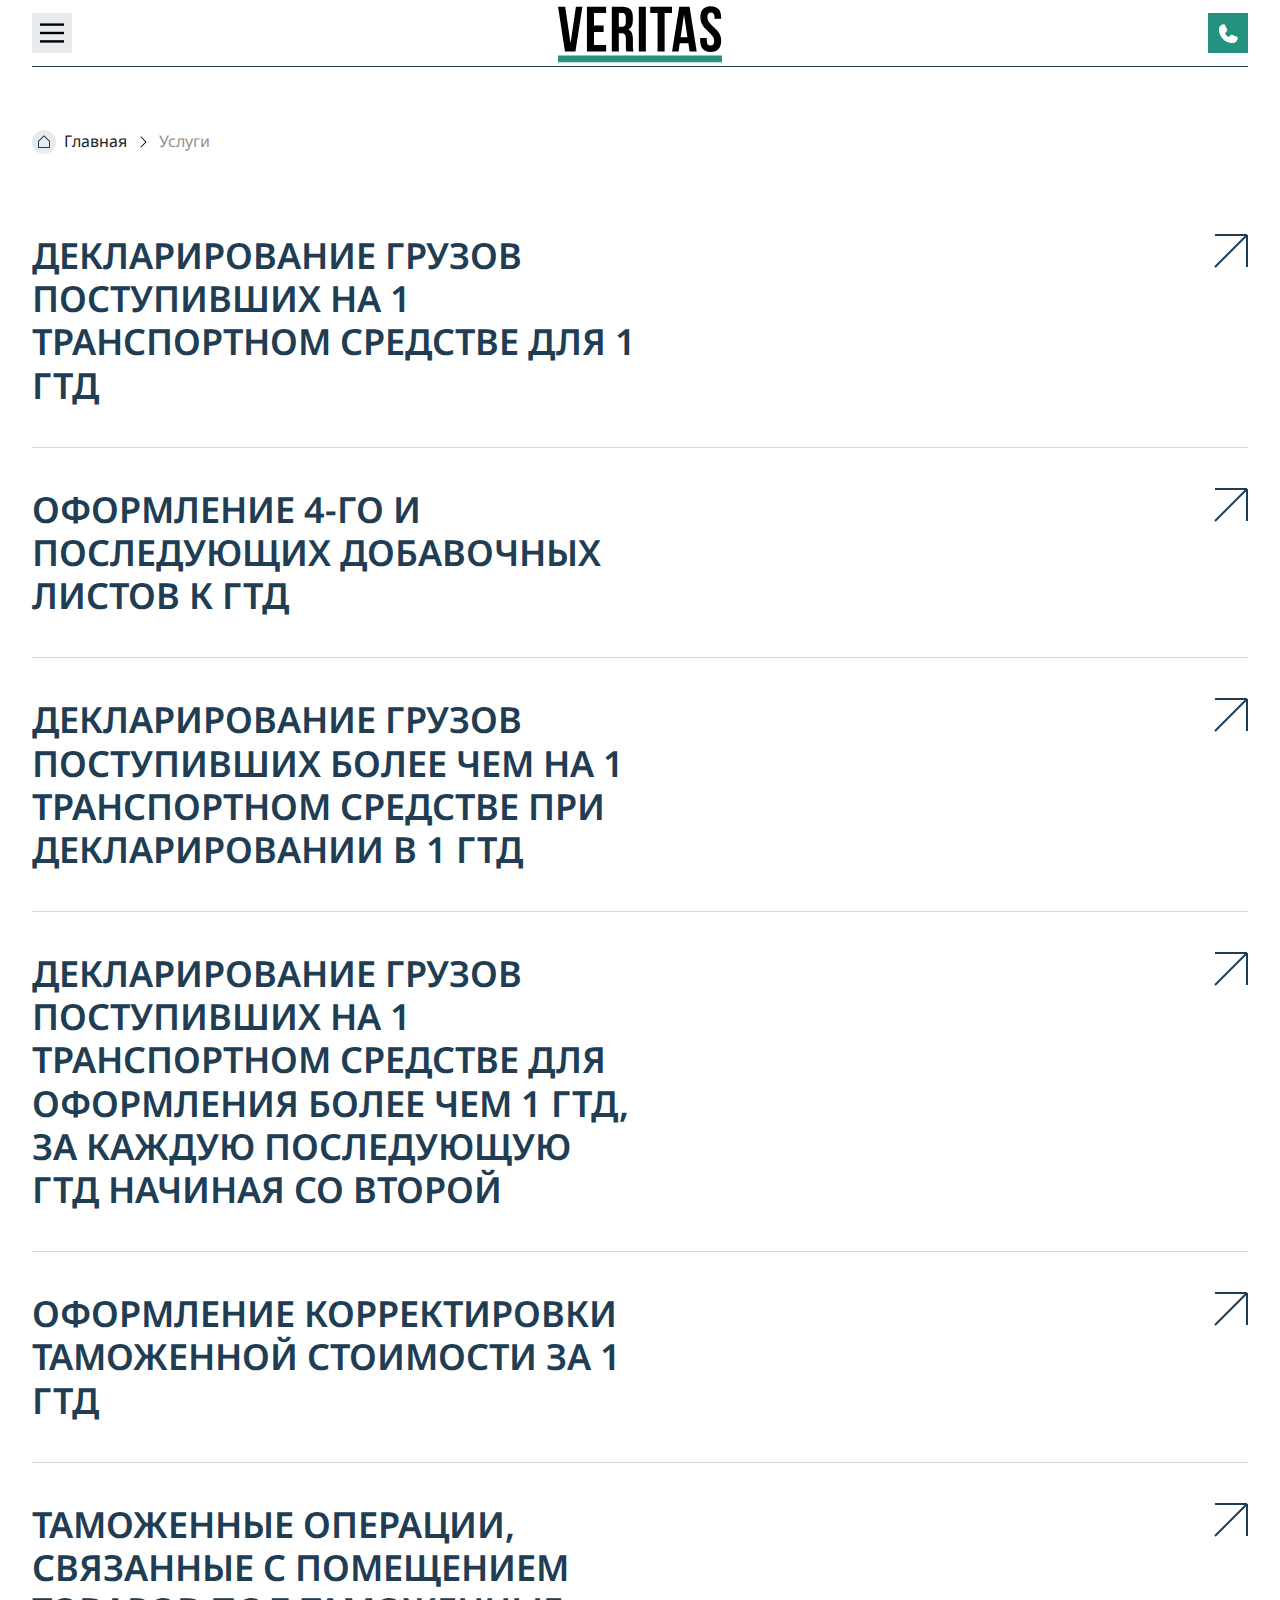
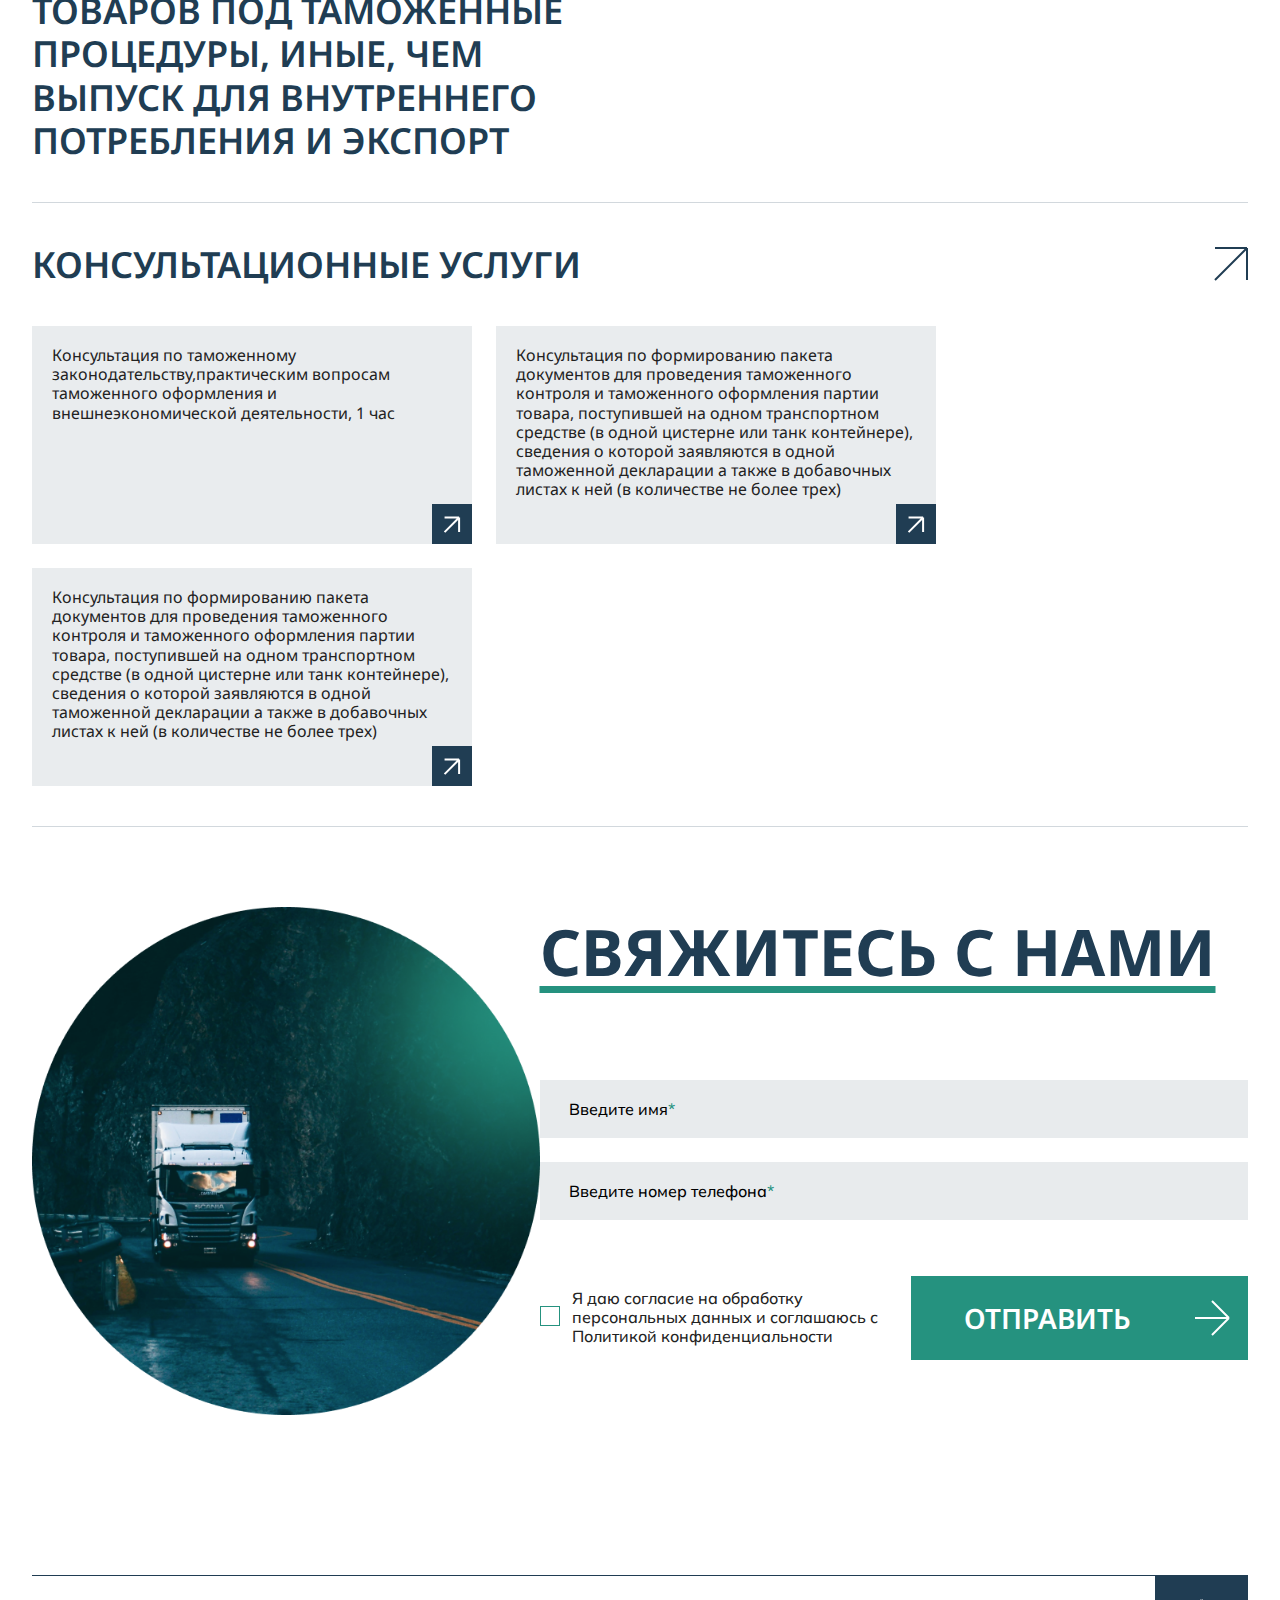
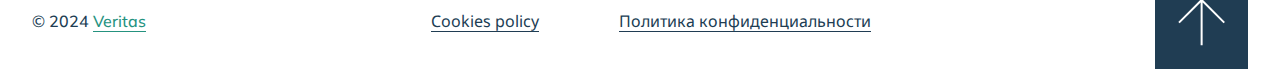
<file: services.html>
<!DOCTYPE html>
<html lang="ru">
<head>
  <meta charset="UTF-8" />
  <meta http-equiv="X-UA-Compatible" content="IE=edge" />
  <meta name="viewport" content="width=device-width, initial-scale=1.0" />
  <title>Стартовый шаблон</title>
  <link rel="stylesheet" href="./css/main.css" />
</head>

<body>
<header class="header">
  <div class="container">
    <div class="mobile_menu">
  <nav>
    <ul class="d-flex align-items-center">
      <li><a href="./services.html">Услуги</a></li>
      <li><a href="./blog.html">Блог</a></li>
      <li><a href="./price.html">Цены</a></li>
      <li><a href="./license.html">Лицензия</a></li>
      <li><a href="./contacts.html">Контакты</a></li>
    </ul>
  </nav>
  <div class="header_contacts d-flex align-items-center flex-direction-column">
    <div class="d-flex align-items-center justify-content-between">
      <a href="tel:+79503518686" class="fs-18px mulish-700 mr-5 d-flex">+7 950 351 86 86</a>
      <div class="d-flex align-items-center">
        <a href="#" class="mr-2">
          <img src="img/vb.svg" alt="">
        </a>
        <a href="#" class="mr-2">
          <img src="img/tg.svg" alt="">
        </a>
        <a href="#" class="mr-2">
          <img src="img/wa.svg" alt="">
        </a>
      </div>
    </div>
    <button class="main_button second mr-14 open_modal" data-modal="contacts" >Заказать звонок</button>
  </div>
</div>


    <div class="header_row d-flex align-items-center justify-content-between">
      <svg width="40" height="40" viewBox="0 0 100 100" class="hamburger"
           onclick="document.querySelector('body').classList.toggle('menu_open');">
        <path class="line line1"
              d="M 20,29.000046 H 80.000231 C 80.000231,29.000046 94.498839,28.817352 94.532987,66.711331 94.543142,77.980673 90.966081,81.670246 85.259173,81.668997 79.552261,81.667751 75.000211,74.999942 75.000211,74.999942 L 25.000021,25.000058"/>
        <path class="line line2" d="M 20,50 H 80"/>
        <path class="line line3"
              d="M 20,70.999954 H 80.000231 C 80.000231,70.999954 94.498839,71.182648 94.532987,33.288669 94.543142,22.019327 90.966081,18.329754 85.259173,18.331003 79.552261,18.332249 75.000211,25.000058 75.000211,25.000058 L 25.000021,74.999942"/>
      </svg>
      <nav>
        <ul class="d-flex align-items-center">
          <li class="mr-12"><a href="./services.html">Услуги</a></li>
          <li class="mr-12"><a href="./blog.html">Блог</a></li>
          <li class="mr-12"><a href="./price.html">Цены</a></li>
          <li class="mr-12"><a href="./license.html">Лицензия</a></li>
          <li><a href="./contacts.html">Контакты</a></li>
        </ul>
      </nav>
      <a href="/" class="logo">
        <svg width="164" height="57" viewBox="0 0 164 57" fill="none" xmlns="http://www.w3.org/2000/svg">
          <path
            d="M142.38 11.952C142.38 8.32532 143.254 5.55199 145.003 3.63198C146.753 1.66932 149.334 0.687988 152.747 0.687988C156.161 0.687988 158.742 1.66932 160.492 3.63198C162.241 5.55199 163.115 8.32532 163.115 11.952V13.36H156.46V11.504C156.46 9.96799 156.161 8.85865 155.564 8.17599C154.966 7.45065 154.091 7.08799 152.939 7.08799C151.787 7.08799 150.913 7.45065 150.316 8.17599C149.718 8.85865 149.419 9.96799 149.419 11.504C149.419 13.3813 149.91 15.024 150.891 16.432C151.915 17.84 153.43 19.44 155.436 21.232C157.1 22.768 158.443 24.1333 159.467 25.328C160.491 26.48 161.366 27.888 162.092 29.552C162.817 31.216 163.18 33.1147 163.18 35.248C163.18 38.8747 162.284 41.6693 160.492 43.632C158.7 45.552 156.097 46.512 152.684 46.512C149.27 46.512 146.668 45.552 144.876 43.632C143.084 41.6693 142.188 38.8747 142.188 35.248V32.496H148.844V35.696C148.844 38.5973 150.06 40.048 152.492 40.048C154.924 40.048 156.139 38.5973 156.139 35.696C156.139 33.8187 155.628 32.176 154.604 30.768C153.622 29.36 152.129 27.76 150.124 25.968C148.46 24.432 147.116 23.088 146.092 21.936C145.068 20.7413 144.193 19.312 143.467 17.648C142.742 15.984 142.38 14.0853 142.38 11.952Z"
            fill="black"/>
          <path
            d="M131.613 46L130.397 37.872H121.757L120.541 46H114.077L121.245 1.19995H131.549L138.717 46H131.613ZM129.437 31.792L126.045 9.13595L122.653 31.792H129.437Z"
            fill="black"/>
          <path d="M113.989 1.19995V7.59995H106.629V46H99.5895V7.59995H92.2295V1.19995H113.989Z" fill="black"/>
          <path d="M87.8503 1.19995V46H80.8103V1.19995H87.8503Z" fill="black"/>
          <line class="animline" x1="0" y1="53.5" x2="164" y2="53.5" stroke="#25927F" stroke-width="7px"/>
          <path
            d="M68.5003 46C68.2443 45.2746 68.0736 44.592 67.9883 43.952C67.9029 43.312 67.8603 42.16 67.8603 40.496V33.456C67.8603 31.408 67.4976 29.9573 66.7723 29.104C66.0469 28.208 64.8736 27.76 63.2523 27.76H60.8203V46H53.7803V1.19995H64.4043C68.0309 1.19995 70.6763 2.05329 72.3403 3.75995C74.0043 5.42395 74.8363 8.00528 74.8363 11.504V15.024C74.8363 19.632 73.3003 22.6613 70.2283 24.112C71.8923 24.7946 73.0869 25.9466 73.8123 27.568C74.5376 29.1466 74.9003 31.1733 74.9003 33.648V40.56C74.9003 41.84 74.9429 42.8853 75.0283 43.696C75.1136 44.464 75.3269 45.232 75.6683 46H68.5003ZM60.8203 21.36H63.5723C64.9803 21.36 66.0256 20.9973 66.7083 20.272C67.4336 19.5466 67.7963 18.3306 67.7963 16.624V12.208C67.7963 10.5866 67.4976 9.41329 66.9003 8.68795C66.3456 7.96262 65.4496 7.59995 64.2123 7.59995H60.8203V21.36Z"
            fill="black"/>
          <path d="M45.6415 20.08V26.48H35.9775V39.6H48.1375V46H28.9375V1.19995H48.1375V7.59995H35.9775V20.08H45.6415Z"
                fill="black"/>
          <path
            d="M17.9078 1.19995H24.3718L17.4598 46H6.96376L0.0517578 1.19995H7.15576L12.5318 37.744L17.9078 1.19995Z"
            fill="black"/>
        </svg>
      </a>
      <div class="header_contacts d-flex align-items-center">
        <a href="tel:+79503518686" class="fs-18px mulish-700 mr-5">+7 950 351 86 86</a>
        <button class="main_button second mr-14 open_modal" data-modal="contacts" >Заказать звонок</button>
        <div class="d-flex align-items-center">
          <a href="#" class="mr-2">
            <img src="img/vb.svg" alt="">
          </a>
          <a href="#" class="mr-2">
            <img src="img/tg.svg" alt="">
          </a>
          <a href="#" class="mr-2">
            <img src="img/wa.svg" alt="">
          </a>
        </div>
      </div>
      <a href="tel:+79503518686" class="green_button">
        <svg width="19" height="19" viewBox="0 0 19 19" fill="none" xmlns="http://www.w3.org/2000/svg">
          <path d="M18.7388 14.4138C18.5716 15.6841 17.9477 16.8502 16.9837 17.6942C16.0196 18.5382 14.7813 19.0024 13.5 19.0001C6.05626 19.0001 8.4831e-06 12.9438 8.4831e-06 5.50005C-0.00228837 4.21876 0.461903 2.98045 1.30588 2.01639C2.14986 1.05234 3.31592 0.428467 4.58626 0.261304C4.9075 0.22208 5.2328 0.2878 5.51362 0.448653C5.79444 0.609506 6.0157 0.856865 6.14438 1.1538L8.12438 5.57412V5.58537C8.2229 5.81267 8.26359 6.06083 8.24281 6.30769C8.22204 6.55455 8.14044 6.79242 8.00532 7.00005C7.98845 7.02537 7.97063 7.0488 7.95188 7.07224L6.00001 9.38599C6.7022 10.8129 8.1947 12.2922 9.64032 12.9963L11.9222 11.0547C11.9446 11.0359 11.9681 11.0184 11.9925 11.0022C12.2 10.8639 12.4387 10.7794 12.687 10.7565C12.9353 10.7336 13.1854 10.7729 13.4147 10.871L13.4269 10.8766L17.8434 12.8557C18.1409 12.9839 18.3889 13.205 18.5503 13.4858C18.7116 13.7667 18.7778 14.0922 18.7388 14.4138Z" fill="white" />
        </svg>
      </a>
    </div>
  </div>
</header>

<main class="pt-130px">
  <div class="container">
    <ul class="breadcrumbs mb-10">
      <li>
        <svg class="mr-2" width="24" height="24" viewBox="0 0 24 24" fill="none" xmlns="http://www.w3.org/2000/svg">
          <circle cx="12" cy="12" r="12" fill="#E9ECEE"/>
          <path
            d="M17.7069 10.7925L12.7069 5.79251C12.5194 5.60511 12.2651 5.49985 12 5.49985C11.7349 5.49985 11.4806 5.60511 11.2931 5.79251L6.29313 10.7925C6.19982 10.8851 6.12586 10.9954 6.07553 11.1168C6.02521 11.2383 5.99954 11.3685 6.00001 11.5V17.5C6.00001 17.6326 6.05268 17.7598 6.14645 17.8536C6.24022 17.9473 6.3674 18 6.50001 18H17.5C17.6326 18 17.7598 17.9473 17.8536 17.8536C17.9473 17.7598 18 17.6326 18 17.5V11.5C18.0005 11.3685 17.9748 11.2383 17.9245 11.1168C17.8742 10.9954 17.8002 10.8851 17.7069 10.7925ZM17 17H7.00001V11.5L12 6.50001L17 11.5V17Z"
            fill="#203D53"/>
        </svg>
        <a href="#">Главная</a>
      </li>
      <li>
        <svg class="mx-2" width="16" height="16" viewBox="0 0 16 16" fill="none" xmlns="http://www.w3.org/2000/svg">
          <path
            d="M11.354 8.35375L6.35403 13.3538C6.30757 13.4002 6.25242 13.4371 6.19173 13.4622C6.13103 13.4873 6.06598 13.5003 6.00028 13.5003C5.93458 13.5003 5.86953 13.4873 5.80883 13.4622C5.74813 13.4371 5.69298 13.4002 5.64653 13.3538C5.60007 13.3073 5.56322 13.2521 5.53808 13.1915C5.51294 13.1308 5.5 13.0657 5.5 13C5.5 12.9343 5.51294 12.8693 5.53808 12.8086C5.56322 12.7479 5.60007 12.6927 5.64653 12.6463L10.2934 8L5.64653 3.35375C5.55271 3.25993 5.5 3.13269 5.5 3C5.5 2.86732 5.55271 2.74007 5.64653 2.64625C5.74035 2.55243 5.8676 2.49973 6.00028 2.49973C6.13296 2.49973 6.26021 2.55243 6.35403 2.64625L11.354 7.64625C11.4005 7.69269 11.4374 7.74783 11.4626 7.80853C11.4877 7.86923 11.5007 7.9343 11.5007 8C11.5007 8.06571 11.4877 8.13077 11.4626 8.19147C11.4374 8.25217 11.4005 8.30732 11.354 8.35375Z"
            fill="black"/>
        </svg>
        <span>Услуги</span>
      </li>
    </ul>
    <div class="services_list mb-20">
      <a href="#" class="services_list__item d-flex align-items-start justify-content-between py-10">
        <p class="noto-sans-600 fs-36px text">
          Декларирование грузов поступивших на 1 транспортном средстве для 1 ГТД
          <span class="services_list__item-image"><img src="./img/image1.jpg" alt=""></span>
        </p>
        <svg class="services_list__item-arrow" width="34" height="34" viewBox="0 0 34 34" fill="none"
             xmlns="http://www.w3.org/2000/svg">
          <path d="M1 1L33 1M33 1L33 33M33 1L1 33" stroke-width="2"/>
        </svg>
      </a>
      <a href="#" class="services_list__item d-flex align-items-start justify-content-between py-10">
        <p class="noto-sans-600 fs-36px text">
          Оформление 4-го и последующих добавочных листов
          к ГТД
          <span class="services_list__item-image"><img src="./img/image1.jpg" alt=""></span>
        </p>
        <svg class="services_list__item-arrow" width="34" height="34" viewBox="0 0 34 34" fill="none"
             xmlns="http://www.w3.org/2000/svg">
          <path d="M1 1L33 1M33 1L33 33M33 1L1 33" stroke-width="2"/>
        </svg>
      </a>
      <a href="#" class="services_list__item d-flex align-items-start justify-content-between py-10">
        <p class="noto-sans-600 fs-36px text">
          Декларирование грузов поступивших более чем на 1 транспортном средстве при декларировании в 1 ГТД
          <span class="services_list__item-image"><img src="./img/image1.jpg" alt=""></span>
        </p>
        <svg class="services_list__item-arrow" width="34" height="34" viewBox="0 0 34 34" fill="none"
             xmlns="http://www.w3.org/2000/svg">
          <path d="M1 1L33 1M33 1L33 33M33 1L1 33" stroke-width="2"/>
        </svg>
      </a>
      <a href="#" class="services_list__item d-flex align-items-start justify-content-between py-10">
        <p class="noto-sans-600 fs-36px text">
          Декларирование грузов поступивших на 1 транспортном средстве для оформления более чем 1 ГТД, за каждую
          последующую ГТД начиная со второй
          <span class="services_list__item-image"><img src="./img/image1.jpg" alt=""></span>
        </p>
        <svg class="services_list__item-arrow" width="34" height="34" viewBox="0 0 34 34" fill="none"
             xmlns="http://www.w3.org/2000/svg">
          <path d="M1 1L33 1M33 1L33 33M33 1L1 33" stroke-width="2"/>
        </svg>
      </a>
      <a href="#" class="services_list__item d-flex align-items-start justify-content-between py-10">
        <p class="noto-sans-600 fs-36px text">
          Оформление корректировки таможенной стоимости
          за 1 ГТД
          <span class="services_list__item-image"><img src="./img/image1.jpg" alt=""></span>
        </p>
        <svg class="services_list__item-arrow" width="34" height="34" viewBox="0 0 34 34" fill="none"
             xmlns="http://www.w3.org/2000/svg">
          <path d="M1 1L33 1M33 1L33 33M33 1L1 33" stroke-width="2"/>
        </svg>
      </a>
      <a href="#" class="services_list__item d-flex align-items-start justify-content-between py-10">
        <p class="noto-sans-600 fs-36px text">
          Таможенные операции, связанные с помещением товаров под таможенные процедуры, иные, чем выпуск для внутреннего
          потребления и экспорт
          <span class="services_list__item-image"><img src="./img/image1.jpg" alt=""></span>
        </p>
        <svg class="services_list__item-arrow" width="34" height="34" viewBox="0 0 34 34" fill="none"
             xmlns="http://www.w3.org/2000/svg">
          <path d="M1 1L33 1M33 1L33 33M33 1L1 33" stroke-width="2"/>
        </svg>
      </a>
      <a href="#" class="services_list__item py-10 d-block">
        <div class="d-flex align-items-center justify-content-between mb-10">
          <p class="noto-sans-600 fs-36px text">
            Консультационные услуги
          </p>
          <svg class="services_list__item-arrow" width="34" height="34" viewBox="0 0 34 34" fill="none"
               xmlns="http://www.w3.org/2000/svg">
            <path d="M1 1L33 1M33 1L33 33M33 1L1 33" stroke-width="2"/>
          </svg>
        </div>
        <span class="gray_block__wrapper">
           <div class="gray_block">
            <p class="noto-sans-400 fs-16px px-5 py-5">
              Консультация по таможенному законодательству,практическим вопросам таможенного оформления
              и внешнеэкономической деятельности, 1 час
            </p>
            <span class="gray_block__button">
              <svg width="18" height="17" viewBox="0 0 18 17" fill="none" xmlns="http://www.w3.org/2000/svg">
                <path d="M1.55798 1.55792L16.1034 1.55792M16.1034 1.55792V16.1034M16.1034 1.55792L1.55798 16.1034"
                      stroke="white"
                      stroke-width="2"/>
              </svg>
            </span>
          </div>
           <div class="gray_block">
            <p class="noto-sans-400 fs-16px px-5 py-5">
              Консультация по формированию пакета документов для проведения таможенного контроля и таможенного оформления партии товара, поступившей на одном транспортном средстве (в одной цистерне или танк контейнере), сведения о которой заявляются в одной таможенной декларации а также в добавочных листах к ней (в количестве не более трех)
            </p>
            <span class="gray_block__button">
              <svg width="18" height="17" viewBox="0 0 18 17" fill="none" xmlns="http://www.w3.org/2000/svg">
                <path d="M1.55798 1.55792L16.1034 1.55792M16.1034 1.55792V16.1034M16.1034 1.55792L1.55798 16.1034"
                      stroke="white"
                      stroke-width="2"/>
              </svg>
            </span>
          </div>
           <div class="gray_block">
            <p class="noto-sans-400 fs-16px px-5 py-5">
              Консультация по формированию пакета документов для проведения таможенного контроля и таможенного оформления партии товара, поступившей на одном транспортном средстве (в одной цистерне или танк контейнере), сведения о которой заявляются в одной таможенной декларации а также в добавочных листах к ней (в количестве не более трех)
            </p>
            <span class="gray_block__button">
              <svg width="18" height="17" viewBox="0 0 18 17" fill="none"
                   xmlns="http://www.w3.org/2000/svg">
                <path
                  d="M1.55798 1.55792L16.1034 1.55792M16.1034 1.55792V16.1034M16.1034 1.55792L1.55798 16.1034"
                  stroke="white"
                  stroke-width="2"/>
              </svg>
            </span>
          </div>
        </span>
      </a>

    </div>
    <div class="form" >
      <img src="./img/form.png" alt="">
      <form action="">
        <h2 class="main_title mb-16 noto-sans-700 fs-64px">
          свяжитесь с нами
        </h2>
        <div class="main_input mb-6">
          <input type="text" required>
          <div class="placeholder">
            Введите имя<span>*</span>
          </div>
        </div>
        <div class="main_input">
          <input type="text" required>
          <div class="placeholder">
            Введите номер телефона<span>*</span>
          </div>
        </div>
        <div class="d-flex align-items-center justify-content-between mt-14 form_bottom">
          <div class="d-flex align-items-center">
            <div class="checkbox">
              <input type="checkbox" id="checkbox">
              <label for="checkbox">
                <svg width="20" height="20" viewBox="0 0 20 20" fill="none" xmlns="http://www.w3.org/2000/svg">
                  <rect width="20" height="20" fill="#25927F"/>
                  <path
                    d="M16.6185 5.88932L8.28516 14.2227C8.23678 14.2711 8.17934 14.3095 8.11611 14.3357C8.05289 14.3619 7.98511 14.3754 7.91667 14.3754C7.84822 14.3754 7.78045 14.3619 7.71722 14.3357C7.65399 14.3095 7.59655 14.2711 7.54818 14.2227L3.90234 10.5768C3.80461 10.4791 3.74971 10.3465 3.74971 10.2083C3.74971 10.0701 3.80461 9.93757 3.90234 9.83984C4.00007 9.74211 4.13262 9.68721 4.27083 9.68721C4.40904 9.68721 4.54159 9.74211 4.63932 9.83984L7.91667 13.1178L15.8815 5.15234C15.9792 5.05461 16.1118 4.99971 16.25 4.99971C16.3882 4.99971 16.5208 5.05461 16.6185 5.15234C16.7162 5.25007 16.7711 5.38262 16.7711 5.52083C16.7711 5.65904 16.7162 5.79159 16.6185 5.88932Z"
                    fill="white"/>
                </svg>
              </label>

            </div>
            <p class="mulish-500 fs-16px ml-3">Я даю согласие на обработку персональных данных и соглашаюсь с
              Политикой конфиденциальности</p>
          </div>
          <button class="main_button">
            отправить
            <svg class="ml-16" width="36" height="36" viewBox="0 0 36 36" fill="none"
                 xmlns="http://www.w3.org/2000/svg">
              <path d="M16.9707 1L33.9413 17.9706M33.9413 17.9706L16.9707 34.9411M33.9413 17.9706H0.000140667"
                    stroke="white" stroke-width="2"/>
            </svg>
          </button>
        </div>
      </form>
    </div>
  </div>
</main>

<footer class="footer">
  <div class="container">
    <div class="footer_content">
      <div class="mulish-500 fs-16px text-blue">
        © 2024
        <a href="#" class="text-green main_link">Veritas</a>
      </div>
      <div class="d-flex align-items-center center">
        <a href="#" class="text-blue main_link mr-20">Cookies policy</a>
        <a href="#" class="text-blue main_link">Политика конфиденциальности</a>
      </div>
      <div class="button_up">
        <svg width="47" height="48" viewBox="0 0 47 48" fill="none" xmlns="http://www.w3.org/2000/svg">
          <path d="M1 24.6274L23.6274 2.00002M23.6274 2.00002L46.2548 24.6274M23.6274 2.00002V47.2549" stroke="white" stroke-width="2" />
        </svg>
      </div>
    </div>
  </div>
</footer>
<div class="modal modal_theme_normal" data-modal="contacts">
  <div class="modal__content">
    <div class="modal_close">
      <svg width="32" height="32" viewBox="0 0 32 32" fill="none" xmlns="http://www.w3.org/2000/svg">
        <path d="M25.7074 24.2926C25.8004 24.3855 25.8741 24.4958 25.9243 24.6172C25.9746 24.7386 26.0005 24.8687 26.0005 25.0001C26.0005 25.1315 25.9746 25.2616 25.9243 25.383C25.8741 25.5044 25.8004 25.6147 25.7074 25.7076C25.6145 25.8005 25.5042 25.8742 25.3828 25.9245C25.2614 25.9747 25.1313 26.0006 24.9999 26.0006C24.8686 26.0006 24.7384 25.9747 24.6171 25.9245C24.4957 25.8742 24.3854 25.8005 24.2924 25.7076L15.9999 17.4138L7.70745 25.7076C7.5198 25.8952 7.26531 26.0006 6.99995 26.0006C6.73458 26.0006 6.48009 25.8952 6.29245 25.7076C6.1048 25.5199 5.99939 25.2654 5.99939 25.0001C5.99939 24.7347 6.10481 24.4802 6.29245 24.2926L14.5862 16.0001L6.29245 7.70757C6.1048 7.51993 5.99939 7.26543 5.99939 7.00007C5.99939 6.7347 6.1048 6.48021 6.29245 6.29257C6.48009 6.10493 6.73458 5.99951 6.99995 5.99951C7.26531 5.99951 7.5198 6.10493 7.70745 6.29257L15.9999 14.5863L24.2924 6.29257C24.4801 6.10493 24.7346 5.99951 24.9999 5.99951C25.2653 5.99951 25.5198 6.10493 25.7074 6.29257C25.8951 6.48021 26.0005 6.7347 26.0005 7.00007C26.0005 7.26543 25.8951 7.51993 25.7074 7.70757L17.4137 16.0001L25.7074 24.2926Z" fill="black" />
      </svg>
    </div>
    <div class="form">
      <form action="">
        <h2 class="main_title mb-16 noto-sans-700 fs-64px">
          свяжитесь с нами
        </h2>
        <div class="main_input mb-6">
          <input type="text" required>
          <div class="placeholder">
            Введите имя<span>*</span>
          </div>
        </div>
        <div class="main_input">
          <input type="text" required>
          <div class="placeholder">
            Введите номер телефона<span>*</span>
          </div>
        </div>
        <div class="d-flex align-items-center justify-content-between mt-14 form_bottom">
          <div class="d-flex align-items-center">
            <div class="checkbox">
              <input type="checkbox" id="checkbox">
              <label for="checkbox">
                <svg width="20" height="20" viewBox="0 0 20 20" fill="none" xmlns="http://www.w3.org/2000/svg">
                  <rect width="20" height="20" fill="#25927F"/>
                  <path
                    d="M16.6185 5.88932L8.28516 14.2227C8.23678 14.2711 8.17934 14.3095 8.11611 14.3357C8.05289 14.3619 7.98511 14.3754 7.91667 14.3754C7.84822 14.3754 7.78045 14.3619 7.71722 14.3357C7.65399 14.3095 7.59655 14.2711 7.54818 14.2227L3.90234 10.5768C3.80461 10.4791 3.74971 10.3465 3.74971 10.2083C3.74971 10.0701 3.80461 9.93757 3.90234 9.83984C4.00007 9.74211 4.13262 9.68721 4.27083 9.68721C4.40904 9.68721 4.54159 9.74211 4.63932 9.83984L7.91667 13.1178L15.8815 5.15234C15.9792 5.05461 16.1118 4.99971 16.25 4.99971C16.3882 4.99971 16.5208 5.05461 16.6185 5.15234C16.7162 5.25007 16.7711 5.38262 16.7711 5.52083C16.7711 5.65904 16.7162 5.79159 16.6185 5.88932Z"
                    fill="white"/>
                </svg>
              </label>

            </div>
            <p class="mulish-500 fs-16px ml-3">Я даю согласие на обработку персональных данных и соглашаюсь с
              Политикой конфиденциальности</p>
          </div>
          <button class="main_button">
            отправить
            <svg class="ml-16" width="36" height="36" viewBox="0 0 36 36" fill="none"
                 xmlns="http://www.w3.org/2000/svg">
              <path d="M16.9707 1L33.9413 17.9706M33.9413 17.9706L16.9707 34.9411M33.9413 17.9706H0.000140667"
                    stroke="white" stroke-width="2"/>
            </svg>
          </button>
        </div>
      </form>
    </div>
  </div>
</div>
<!-- /.modal -->



<div class="loader d-flex align-items-center justify-content-center">
  <svg width="368" height="25" viewBox="0 0 368 25" fill="none" xmlns="http://www.w3.org/2000/svg">
      <rect width="368" height="25" fill="#E9ECEE" />
      <rect x="0" y="0" width="0" height="25" fill="#25927F" class="loader_line"/>
  </svg>
</div>

<script src="./js/index.bundle.js"></script>

</body>
</html>
</file>
<file: css/main.css>
/* Base */
/* http://meyerweb.com/eric/tools/css/reset/
   v2.0-modified | 20110126
   License: none (public domain)
*/
@import url("https://fonts.googleapis.com/css2?family=Mulish:ital,wght@0,200..1000;1,200..1000&family=Noto+Sans:ital,wght@0,100..900;1,100..900&display=swap");
html, body, div, span, applet, object, iframe,
h1, h2, h3, h4, h5, h6, p, blockquote, pre,
a, abbr, acronym, address, big, cite, code,
del, dfn, em, img, ins, kbd, q, s, samp,
small, strike, strong, sub, sup, tt, var,
b, u, i, center,
dl, dt, dd, ol, ul, li,
fieldset, form, label, legend,
table, caption, tbody, tfoot, thead, tr, th, td,
article, aside, canvas, details, embed,
figure, figcaption, footer, header, hgroup,
menu, nav, output, ruby, section, summary,
time, mark, audio, video {
  margin: 0;
  padding: 0;
  border: 0;
  vertical-align: baseline;
}

/* make sure to set some focus styles for accessibility */
:focus {
  outline: 0;
}

/* HTML5 display-role reset for older browsers */
article, aside, details, figcaption, figure,
footer, header, hgroup, menu, nav, section {
  display: block;
}

body {
  line-height: 1.2;
}

ol, ul {
  list-style: none;
}

blockquote, q {
  quotes: none;
}

blockquote:before, blockquote:after,
q:before, q:after {
  content: "";
  content: none;
}

table {
  border-collapse: collapse;
  border-spacing: 0;
}

input[type=search]::-webkit-search-cancel-button,
input[type=search]::-webkit-search-decoration,
input[type=search]::-webkit-search-results-button,
input[type=search]::-webkit-search-results-decoration {
  -webkit-appearance: none;
  -moz-appearance: none;
}

input[type=search] {
  -webkit-appearance: none;
  -moz-appearance: none;
  -webkit-box-sizing: content-box;
  -moz-box-sizing: content-box;
  box-sizing: content-box;
}

textarea {
  overflow: auto;
  vertical-align: top;
  resize: vertical;
}

/**
 * Correct `inline-block` display not defined in IE 6/7/8/9 and Firefox 3.
 */
audio,
canvas,
video {
  display: inline-block;
  *display: inline;
  *zoom: 1;
  max-width: 100%;
}

/**
 * Prevent modern browsers from displaying `audio` without controls.
 * Remove excess height in iOS 5 devices.
 */
audio:not([controls]) {
  display: none;
  height: 0;
}

/**
 * Address styling not present in IE 7/8/9, Firefox 3, and Safari 4.
 * Known issue: no IE 6 support.
 */
[hidden] {
  display: none;
}

/**
 * 1. Correct text resizing oddly in IE 6/7 when body `font-size` is set using
 *    `em` units.
 * 2. Prevent iOS text size adjust after orientation change, without disabling
 *    user zoom.
 */
html {
  -webkit-text-size-adjust: 100%; /* 2 */
  -ms-text-size-adjust: 100%; /* 2 */
}

/**
 * Address `outline` inconsistency between Chrome and other browsers.
 */
a:focus {
  outline: thin dotted;
}

/**
 * Improve readability when focused and also mouse hovered in all browsers.
 */
a:active,
a:hover {
  outline: 0;
  opacity: 0.8;
}

a {
  color: inherit;
  text-decoration: none;
  transition: opacity 0.1ms;
}

/**
 * 1. Remove border when inside `a` element in IE 6/7/8/9 and Firefox 3.
 * 2. Improve image quality when scaled in IE 7.
 */
img {
  border: 0; /* 1 */
  -ms-interpolation-mode: bicubic; /* 2 */
}

/**
 * Address margin not present in IE 6/7/8/9, Safari 5, and Opera 11.
 */
figure {
  margin: 0;
}

/**
 * Correct margin displayed oddly in IE 6/7.
 */
form {
  margin: 0;
}

/**
 * Define consistent border, margin, and padding.
 */
fieldset {
  border: 1px solid #c0c0c0;
  margin: 0 2px;
  padding: 0.35em 0.625em 0.75em;
}

/**
 * 1. Correct color not being inherited in IE 6/7/8/9.
 * 2. Correct text not wrapping in Firefox 3.
 * 3. Correct alignment displayed oddly in IE 6/7.
 */
legend {
  border: 0; /* 1 */
  padding: 0;
  white-space: normal; /* 2 */
  *margin-left: -7px; /* 3 */
}

/**
 * 1. Correct font size not being inherited in all browsers.
 * 2. Address margins set differently in IE 6/7, Firefox 3+, Safari 5,
 *    and Chrome.
 * 3. Improve appearance and consistency in all browsers.
 */
button,
input,
select,
textarea {
  margin: 0; /* 2 */
  vertical-align: baseline; /* 3 */
  *vertical-align: middle; /* 3 */
}

/**
 * Address Firefox 3+ setting `line-height` on `input` using `!important` in
 * the UA stylesheet.
 */
button,
input {
  line-height: normal;
}

/**
 * Address inconsistent `text-transform` inheritance for `button` and `select`.
 * All other form control elements do not inherit `text-transform` values.
 * Correct `button` style inheritance in Chrome, Safari 5+, and IE 6+.
 * Correct `select` style inheritance in Firefox 4+ and Opera.
 */
button,
select {
  text-transform: none;
}

/**
 * 1. Avoid the WebKit bug in Android 4.0.* where (2) destroys native `audio`
 *    and `video` controls.
 * 2. Correct inability to style clickable `input` types in iOS.
 * 3. Improve usability and consistency of cursor style between image-type
 *    `input` and others.
 * 4. Remove inner spacing in IE 7 without affecting normal text inputs.
 *    Known issue: inner spacing remains in IE 6.
 */
button,
html input[type=button],
input[type=reset],
input[type=submit] {
  -webkit-appearance: button; /* 2 */
  cursor: pointer; /* 3 */
  *overflow: visible; /* 4 */
}

/**
 * Re-set default cursor for disabled elements.
 */
button[disabled],
html input[disabled] {
  cursor: default;
}

/**
 * 1. Address box sizing set to content-box in IE 8/9.
 * 2. Remove excess padding in IE 8/9.
 * 3. Remove excess padding in IE 7.
 *    Known issue: excess padding remains in IE 6.
 */
input[type=checkbox],
input[type=radio] {
  box-sizing: border-box; /* 1 */
  padding: 0; /* 2 */
  *height: 13px; /* 3 */
  *width: 13px; /* 3 */
}

/**
 * 1. Address `appearance` set to `searchfield` in Safari 5 and Chrome.
 * 2. Address `box-sizing` set to `border-box` in Safari 5 and Chrome
 *    (include `-moz` to future-proof).
 */
input[type=search] {
  -webkit-appearance: textfield; /* 1 */
  -moz-box-sizing: content-box;
  -webkit-box-sizing: content-box; /* 2 */
  box-sizing: content-box;
}

/**
 * Remove inner padding and search cancel button in Safari 5 and Chrome
 * on OS X.
 */
input[type=search]::-webkit-search-cancel-button,
input[type=search]::-webkit-search-decoration {
  -webkit-appearance: none;
}

/**
 * Remove inner padding and border in Firefox 3+.
 */
button::-moz-focus-inner,
input::-moz-focus-inner {
  border: 0;
  padding: 0;
}

/**
 * 1. Remove default vertical scrollbar in IE 6/7/8/9.
 * 2. Improve readability and alignment in all browsers.
 */
textarea {
  overflow: auto; /* 1 */
  vertical-align: top; /* 2 */
}

/**
 * Remove most spacing between table cells.
 */
table {
  border-collapse: collapse;
  border-spacing: 0;
}

html,
button,
input,
select,
textarea {
  color: #222;
}

::-moz-selection {
  background: #b3d4fc;
  text-shadow: none;
}

::selection {
  background: #b3d4fc;
  text-shadow: none;
}

img {
  vertical-align: middle;
}

fieldset {
  border: 0;
  margin: 0;
  padding: 0;
}

textarea {
  resize: vertical;
}

.chromeframe {
  margin: 0.2em 0;
  background: #ccc;
  color: #000;
  padding: 0.2em 0;
}

:root {
  --container-width: 1760px;
  --container-padding: 80px;
  --font-family: "Noto Sans", serif;
  --second-family: "Mulish", sans-serif;
  --gray: #e9ecee;
  --dark-blue: #203d53;
  --white: #fff;
  --green: #25927f;
  --black: #000;
  --page-bg: var(--white);
  --text-color: var(--black);
  --laptop-size: 1199px;
  --tablet-size: 959px;
  --mobile-size: 599px;
}

[class*=mulish-300] {
  font-family: 'Mulish', sans-serif;
  font-optical-sizing: auto;
  font-weight: 300;
  font-style: normal;
}

[class*=mulish-400] {
  font-family: 'Mulish', sans-serif;
  font-optical-sizing: auto;
  font-weight: 400;
  font-style: normal;
}

[class*=mulish-500] {
  font-family: 'Mulish', sans-serif;
  font-optical-sizing: auto;
  font-weight: 500;
  font-style: normal;
}

[class*=mulish-600] {
  font-family: 'Mulish', sans-serif;
  font-optical-sizing: auto;
  font-weight: 600;
  font-style: normal;
}

[class*=mulish-700] {
  font-family: 'Mulish', sans-serif;
  font-optical-sizing: auto;
  font-weight: 700;
  font-style: normal;
}

[class*=noto-sans-300] {
  font-family: 'Noto Sans', serif;
  font-optical-sizing: auto;
  font-weight: 300;
  font-style: normal;
}

[class*=noto-sans-400] {
  font-family: 'Noto Sans', serif;
  font-optical-sizing: auto;
  font-weight: 400;
  font-style: normal;
}

[class*=noto-sans-500] {
  font-family: 'Noto Sans', serif;
  font-optical-sizing: auto;
  font-weight: 500;
  font-style: normal;
}

[class*=noto-sans-600] {
  font-family: 'Noto Sans', serif;
  font-optical-sizing: auto;
  font-weight: 600;
  font-style: normal;
}

[class*=noto-sans-700] {
  font-family: 'Noto Sans', serif;
  font-optical-sizing: auto;
  font-weight: 700;
  font-style: normal;
}

@media (min-width: 701px) {
  [class*=fs-16px] {
    font-size: 16px;
  }
  [class*=fs-18px] {
    font-size: 18px;
  }
  [class*=fs-20px] {
    font-size: 20px;
  }
  [class*=fs-24px] {
    font-size: 24px;
  }
  [class*=fs-28px] {
    font-size: 28px;
  }
  [class*=fs-36px] {
    font-size: 36px;
  }
  [class*=fs-64px] {
    font-size: 64px;
  }
  [class*=fs-140px] {
    font-size: 140px;
  }
}
@media (max-width: 700px) {
  [class*=fs-16px] {
    font-size: 14px;
  }
  [class*=fs-18px] {
    font-size: 16px;
  }
  [class*=fs-20px] {
    font-size: 18px;
  }
  [class*=fs-24px] {
    font-size: 20px;
  }
  [class*=fs-28px] {
    font-size: 24px;
  }
  [class*=fs-36px] {
    font-size: 28px;
  }
  [class*=fs-64px] {
    font-size: 46px;
  }
  [class*=fs-140px] {
    font-size: 140px;
  }
}
[class*=text-white] {
  color: var(--page-bg) !important;
}

[class*=text-black] {
  color: var(--text-color) !important;
}

[class*=text-green] {
  color: var(--green) !important;
}

[class*=text-blue] {
  color: var(--dark-blue) !important;
}

* {
  box-sizing: border-box;
}

body {
  background-color: var(--page-bg);
  font-family: var(--font-family);
  overflow-x: hidden;
}

.main_button {
  outline: none !important;
  border: none;
  cursor: pointer;
  display: inline-flex;
  align-items: center;
  text-align: center;
  justify-content: center;
  user-select: none;
  white-space: nowrap;
  padding: 24px 17px 24px 53px;
  transition: all 0.2s ease-in-out;
  font-size: 28px;
  line-height: 1rem;
  font-weight: 600;
  max-width: 100%;
  color: var(--page-bg);
  background: var(--green);
  text-transform: uppercase;
  font-family: var(--font-family);
}
.main_button.second {
  text-transform: none;
  font-family: var(--font-family);
  font-size: 16px;
  border-radius: 10px;
  padding: 16px 20px;
}
.main_button:hover {
  opacity: 0.8;
}
.main_button:focus {
  opacity: 0.8;
}
.main_button:active {
  opacity: 0.8;
}

.none {
  display: none !important;
}

.visually-hidden {
  position: absolute;
  width: 1px;
  height: 1px;
  margin: -1px;
  border: 0;
  padding: 0;
  white-space: nowrap;
  clip-path: inset(100%);
  clip: rect(0 0 0 0);
  overflow: hidden;
}

.no-scroll {
  overflow-y: hidden;
}

.uppercase {
  text-transform: uppercase;
}

.will-change {
  will-change: width;
}

.container {
  width: 100%;
  padding: 0 var(--container-padding);
  max-width: var(--container-width);
  margin: 0 auto;
  box-sizing: unset;
}

.container-right {
  /* overflow-x: hidden; */
  padding-left: calc((100% - var(--container-width)) / 2 + var(--container-padding));
}
@media (max-width: var(--laptop-size)) {
  .container-right {
    padding-left: var(--container-padding);
  }
}

.container-left {
  /* overflow-x: hidden; */
  padding-right: calc((100% - var(--container-width)) / 2 + var(--container-padding));
}
@media (max-width: var(--laptop-size)) {
  .container-left {
    padding-right: var(--container-padding);
  }
}

.m-0 {
  margin: 0;
}

.m-1 {
  margin: 0.25rem;
}

.m-2 {
  margin: 0.5rem;
}

.m-3 {
  margin: 0.75rem;
}

.m-4 {
  margin: 1rem;
}

.m-5 {
  margin: 1.25rem;
}

.m-6 {
  margin: 1.5rem;
}

.m-7 {
  margin: 1.75rem;
}

.m-8 {
  margin: 2rem;
}

.m-9 {
  margin: 2.25rem;
}

.m-10 {
  margin: 2.5rem;
}

.mx-0 {
  margin-left: 0;
  margin-right: 0;
}

.mx-1 {
  margin-left: 0.25rem;
  margin-right: 0.25rem;
}

.mx-2 {
  margin-left: 0.5rem;
  margin-right: 0.5rem;
}

.mx-3 {
  margin-left: 0.75rem;
  margin-right: 0.75rem;
}

.mx-4 {
  margin-left: 1rem;
  margin-right: 1rem;
}

.mx-5 {
  margin-left: 1.25rem;
  margin-right: 1.25rem;
}

.mx-6 {
  margin-left: 1.5rem;
  margin-right: 1.5rem;
}

.mx-7 {
  margin-left: 1.75rem;
  margin-right: 1.75rem;
}

.mx-8 {
  margin-left: 2rem;
  margin-right: 2rem;
}

.mx-9 {
  margin-left: 2.25rem;
  margin-right: 2.25rem;
}

.mx-10 {
  margin-left: 2.5rem;
  margin-right: 2.5rem;
}

.my-0 {
  margin-top: 0;
  margin-bottom: 0;
}

.my-1 {
  margin-top: 0.25rem;
  margin-bottom: 0.25rem;
}

.my-2 {
  margin-top: 0.5rem;
  margin-bottom: 0.5rem;
}

.my-3 {
  margin-top: 0.75rem;
  margin-bottom: 0.75rem;
}

.my-4 {
  margin-top: 1rem;
  margin-bottom: 1rem;
}

.my-5 {
  margin-top: 1.25rem;
  margin-bottom: 1.25rem;
}

.my-6 {
  margin-top: 1.5rem;
  margin-bottom: 1.5rem;
}

.my-7 {
  margin-top: 1.75rem;
  margin-bottom: 1.75rem;
}

.my-8 {
  margin-top: 2rem;
  margin-bottom: 2rem;
}

.my-9 {
  margin-top: 2.25rem;
  margin-bottom: 2.25rem;
}

.my-10 {
  margin-top: 2.5rem;
  margin-bottom: 2.5rem;
}

.mt-0 {
  margin-top: 0;
}

.mt-1 {
  margin-top: 0.25rem;
}

.mt-2 {
  margin-top: 0.5rem;
}

.mt-3 {
  margin-top: 0.75rem;
}

.mt-4 {
  margin-top: 1rem;
}

.mt-5 {
  margin-top: 1.25rem;
}

.mt-6 {
  margin-top: 1.5rem;
}

.mt-7 {
  margin-top: 1.75rem;
}

.mt-8 {
  margin-top: 2rem;
}

.mt-9 {
  margin-top: 2.25rem;
}

.mt-10 {
  margin-top: 2.5rem;
}

.mt-11 {
  margin-top: 2.75rem;
}

.mt-12 {
  margin-top: 3rem;
}

.mt-14 {
  margin-top: 3.5rem;
}

.mt-16 {
  margin-top: 4rem;
}

.mt-20 {
  margin-top: 5rem;
}

.mr-0 {
  margin-right: 0;
}

.mr-1 {
  margin-right: 0.25rem;
}

.mr-2 {
  margin-right: 0.5rem;
}

.mr-3 {
  margin-right: 0.75rem;
}

.mr-4 {
  margin-right: 1rem;
}

.mr-5 {
  margin-right: 1.25rem;
}

.mr-6 {
  margin-right: 1.5rem;
}

.mr-7 {
  margin-right: 1.75rem;
}

.mr-8 {
  margin-right: 2rem;
}

.mr-9 {
  margin-right: 2.25rem;
}

.mr-10 {
  margin-right: 2.5rem;
}

.mr-11 {
  margin-right: 2.75rem;
}

.mr-12 {
  margin-right: 3rem;
}

.mr-14 {
  margin-right: 3.5rem;
}

.mr-16 {
  margin-right: 4rem;
}

.mr-20 {
  margin-right: 5rem;
}

.mb-0 {
  margin-bottom: 0;
}

.mb-1 {
  margin-bottom: 0.25rem;
}

.mb-2 {
  margin-bottom: 0.5rem;
}

.mb-3 {
  margin-bottom: 0.75rem;
}

.mb-4 {
  margin-bottom: 1rem;
}

.mb-5 {
  margin-bottom: 1.25rem;
}

.mb-6 {
  margin-bottom: 1.5rem;
}

.mb-7 {
  margin-bottom: 1.75rem;
}

.mb-8 {
  margin-bottom: 2rem;
}

.mb-9 {
  margin-bottom: 2.25rem;
}

.mb-10 {
  margin-bottom: 2.5rem;
}

.mb-11 {
  margin-bottom: 2.75rem;
}

.mb-12 {
  margin-bottom: 3rem;
}

.mb-14 {
  margin-bottom: 3.5rem;
}

.mb-16 {
  margin-bottom: 4rem;
}

.mb-20 {
  margin-bottom: 5rem;
}

.ml-0 {
  margin-left: 0;
}

.ml-1 {
  margin-left: 0.25rem;
}

.ml-2 {
  margin-left: 0.5rem;
}

.ml-3 {
  margin-left: 0.75rem;
}

.ml-4 {
  margin-left: 1rem;
}

.ml-5 {
  margin-left: 1.25rem;
}

.ml-6 {
  margin-left: 1.5rem;
}

.ml-7 {
  margin-left: 1.75rem;
}

.ml-8 {
  margin-left: 2rem;
}

.ml-9 {
  margin-left: 2.25rem;
}

.ml-10 {
  margin-left: 2.5rem;
}

.ml-11 {
  margin-left: 2.75rem;
}

.ml-12 {
  margin-left: 3rem;
}

.ml-14 {
  margin-left: 3.5rem;
}

.ml-16 {
  margin-left: 4rem;
}

.ml-20 {
  margin-left: 5rem;
}

.box-border {
  box-sizing: border-box;
}

.box-content {
  box-sizing: content-box;
}

.block {
  display: block;
}

.inline-block {
  display: inline-block;
}

.inline {
  display: inline;
}

.flex {
  display: flex;
}

.inline-flex {
  display: inline-flex;
}

.table {
  display: table;
}

.inline-table {
  display: inline-table;
}

.table-caption {
  display: table-caption;
}

.table-cell {
  display: table-cell;
}

.table-column {
  display: table-column;
}

.table-column-group {
  display: table-column-group;
}

.table-footer-group {
  display: table-footer-group;
}

.table-header-group {
  display: table-header-group;
}

.table-row-group {
  display: table-row-group;
}

.table-row {
  display: table-row;
}

.flow-root {
  display: flow-root;
}

.grid {
  display: grid;
}

.inline-grid {
  display: inline-grid;
}

.contents {
  display: contents;
}

.list-item {
  display: list-item;
}

.hidden {
  display: none;
}

.p-0 {
  padding: 0;
}

.p-1 {
  padding: 0.25rem;
}

.p-2 {
  padding: 0.5rem;
}

.p-3 {
  padding: 0.75rem;
}

.p-4 {
  padding: 1rem;
}

.p-5 {
  padding: 1.25rem;
}

.p-6 {
  padding: 1.5rem;
}

.p-7 {
  padding: 1.75rem;
}

.p-8 {
  padding: 2rem;
}

.p-9 {
  padding: 2.25rem;
}

.p-10 {
  padding: 2.5rem;
}

.p-11 {
  padding: 2.75rem;
}

.p-12 {
  padding: 3rem;
}

.p-14 {
  padding: 3.5rem;
}

.p-16 {
  padding: 4rem;
}

.p-20 {
  padding: 5rem;
}

.px-0 {
  padding-left: 0;
  padding-right: 0;
}

.px-1 {
  padding-left: 0.25rem;
  padding-right: 0.25rem;
}

.px-2 {
  padding-left: 0.5rem;
  padding-right: 0.5rem;
}

.px-3 {
  padding-left: 0.75rem;
  padding-right: 0.75rem;
}

.px-4 {
  padding-left: 1rem;
  padding-right: 1rem;
}

.px-5 {
  padding-left: 1.25rem;
  padding-right: 1.25rem;
}

.px-6 {
  padding-left: 1.5rem;
  padding-right: 1.5rem;
}

.px-7 {
  padding-left: 1.75rem;
  padding-right: 1.75rem;
}

.px-8 {
  padding-left: 2rem;
  padding-right: 2rem;
}

.px-9 {
  padding-left: 2.25rem;
  padding-right: 2.25rem;
}

.px-10 {
  padding-left: 2.5rem;
  padding-right: 2.5rem;
}

.py-0 {
  padding-top: 0;
  padding-bottom: 0;
}

.py-1 {
  padding-top: 0.25rem;
  padding-bottom: 0.25rem;
}

.py-2 {
  padding-top: 0.5rem;
  padding-bottom: 0.5rem;
}

.py-3 {
  padding-top: 0.75rem;
  padding-bottom: 0.75rem;
}

.py-4 {
  padding-top: 1rem;
  padding-bottom: 1rem;
}

.py-5 {
  padding-top: 1.25rem;
  padding-bottom: 1.25rem;
}

.py-6 {
  padding-top: 1.5rem;
  padding-bottom: 1.5rem;
}

.py-7 {
  padding-top: 1.75rem;
  padding-bottom: 1.75rem;
}

.py-8 {
  padding-top: 2rem;
  padding-bottom: 2rem;
}

.py-9 {
  padding-top: 2.25rem;
  padding-bottom: 2.25rem;
}

.py-10 {
  padding-top: 2.5rem;
  padding-bottom: 2.5rem;
}

.pt-0 {
  padding-top: 0;
}

.pt-1 {
  padding-top: 0.25rem;
}

.pt-2 {
  padding-top: 0.5rem;
}

.pt-3 {
  padding-top: 0.75rem;
}

.pt-4 {
  padding-top: 1rem;
}

.pt-5 {
  padding-top: 1.25rem;
}

.pt-6 {
  padding-top: 1.5rem;
}

.pt-7 {
  padding-top: 1.75rem;
}

.pt-8 {
  padding-top: 2rem;
}

.pt-9 {
  padding-top: 2.25rem;
}

.pt-10 {
  padding-top: 2.5rem;
}

.pt-11 {
  padding-top: 2.75rem;
}

.pt-12 {
  padding-top: 3rem;
}

.pt-14 {
  padding-top: 3.5rem;
}

.pt-16 {
  padding-top: 4rem;
}

.pt-20 {
  padding-top: 5rem;
}

.pr-0 {
  padding-right: 0;
}

.pr-1 {
  padding-right: 0.25rem;
}

.pr-2 {
  padding-right: 0.5rem;
}

.pr-3 {
  padding-right: 0.75rem;
}

.pr-4 {
  padding-right: 1rem;
}

.pr-5 {
  padding-right: 1.25rem;
}

.pr-6 {
  padding-right: 1.5rem;
}

.pr-7 {
  padding-right: 1.75rem;
}

.pr-8 {
  padding-right: 2rem;
}

.pr-9 {
  padding-right: 2.25rem;
}

.pr-10 {
  padding-right: 2.5rem;
}

.pr-11 {
  padding-right: 2.75rem;
}

.pr-12 {
  padding-right: 3rem;
}

.pr-14 {
  padding-right: 3.5rem;
}

.pr-16 {
  padding-right: 4rem;
}

.pr-20 {
  padding-right: 5rem;
}

.pb-0 {
  padding-bottom: 0;
}

.pb-1 {
  padding-bottom: 0.25rem;
}

.pb-2 {
  padding-bottom: 0.5rem;
}

.pb-3 {
  padding-bottom: 0.75rem;
}

.pb-4 {
  padding-bottom: 1rem;
}

.pb-5 {
  padding-bottom: 1.25rem;
}

.pb-6 {
  padding-bottom: 1.5rem;
}

.pb-7 {
  padding-bottom: 1.75rem;
}

.pb-8 {
  padding-bottom: 2rem;
}

.pb-9 {
  padding-bottom: 2.25rem;
}

.pb-10 {
  padding-bottom: 2.5rem;
}

.pb-11 {
  padding-bottom: 2.75rem;
}

.pb-12 {
  padding-bottom: 3rem;
}

.pb-14 {
  padding-bottom: 3.5rem;
}

.pb-16 {
  padding-bottom: 4rem;
}

.pb-20 {
  padding-bottom: 5rem;
}

.pl-0 {
  padding-left: 0;
}

.pl-1 {
  padding-left: 0.25rem;
}

.pl-2 {
  padding-left: 0.5rem;
}

.pl-3 {
  padding-left: 0.75rem;
}

.pl-4 {
  padding-left: 1rem;
}

.pl-5 {
  padding-left: 1.25rem;
}

.pl-6 {
  padding-left: 1.5rem;
}

.pl-7 {
  padding-left: 1.75rem;
}

.pl-8 {
  padding-left: 2rem;
}

.pl-9 {
  padding-left: 2.25rem;
}

.pl-10 {
  padding-left: 2.5rem;
}

.pl-11 {
  padding-left: 2.75rem;
}

.pl-12 {
  padding-left: 3rem;
}

.pl-14 {
  padding-left: 3.5rem;
}

.pl-16 {
  padding-left: 4rem;
}

.pl-20 {
  padding-left: 5rem;
}

.text-left {
  text-align: left;
}

.text-center {
  text-align: center;
}

.text-right {
  text-align: right;
}

.text-justify {
  text-align: justify;
}

.d-flex {
  display: flex;
}

.flex-direction-column {
  flex-direction: column;
}

.align-items-center {
  align-items: center;
}

.align-items-start {
  align-items: flex-start;
}

.align-items-end {
  align-items: flex-end;
}

.justify-content-center {
  justify-content: center;
}

.justify-content-between {
  justify-content: space-between;
}

.justify-content-end {
  justify-content: flex-end;
}

.flex-1 {
  flex: 1 1 0;
}

.d-block {
  display: block;
}

.flex-2 {
  flex: 2 1 0;
}

.flex-3 {
  flex: 3 1 0;
}

.flex-4 {
  flex: 4 1 0;
}

.flex-5 {
  flex: 5 1 0;
}

.flex-auto {
  flex: 1 1 auto;
  min-width: 1px;
}

.flex-none {
  flex: none;
}

.no-shrink {
  flex-shrink: 0;
}

/* Blocks */
html, body {
  min-height: 100vh;
  display: flex;
  flex-direction: column;
}

.footer {
  margin-top: auto;
}

.footer {
  position: relative;
  background: var(--white);
  margin-top: auto;
}
.footer .footer_content {
  position: relative;
  border-top: 1px solid var(--dark-blue);
  display: flex;
  align-items: center;
  justify-content: space-between;
}
.footer .button_up {
  width: 93px;
  height: 93px;
  background: var(--dark-blue);
  position: relative;
  right: 0;
  top: 0;
  bottom: 0;
  display: flex;
  align-items: center;
  justify-content: center;
  cursor: pointer;
  transition: opacity 0.2s;
}
.footer .button_up:hover {
  opacity: 0.9;
}

.header {
  position: fixed;
  top: 0;
  left: 0;
  width: 100%;
  z-index: 10;
  background: var(--page-bg);
}
.header_row {
  padding: 13px 0;
  border-bottom: 1px solid var(--dark-blue);
}
.header .logo {
  margin-left: 76px;
}

.animline {
  fill: none;
  animation: expand-to-centre 2s ease forwards;
}

@keyframes expand-to-centre {
  from {
    stroke-dasharray: 164 164;
    stroke-dashoffset: 0;
  }
  to {
    stroke-dasharray: 7 164;
    stroke-dashoffset: -81;
  }
}
.loader {
  position: fixed;
  background: var(--page-bg);
  width: 100%;
  height: 100%;
  top: 0;
  left: 0;
  display: none;
}

.loader_line {
  animation: loadWidth 3s forwards;
}

@keyframes loadWidth {
  0% {
    width: 0;
  }
  100% {
    width: 100%;
  }
}
.blog_list {
  display: grid;
  grid-template-columns: repeat(auto-fill, minmax(300px, 440px));
  grid-row-gap: 40px;
}

.blog_inner {
  display: grid;
  grid-template-columns: minmax(600px, 800px) 1fr;
  grid-gap: 80px;
  align-items: start;
}
.blog_inner .block_next {
  max-width: 100%;
}
.blog_inner__title {
  min-height: 650px;
  position: relative;
  background: var(--gray);
  padding: 42px 230px 42px 32px;
  display: flex;
  flex-direction: column;
  justify-content: space-between;
}
.blog_inner__title h1 {
  margin-bottom: 30px;
  font-family: var(--font-family);
  font-weight: 700;
  font-size: 60px;
  line-height: 110%;
  color: var(--black);
}
.blog_inner__title .share_icon {
  position: absolute;
  right: 32px;
  bottom: 32px;
}

.license {
  display: grid;
  grid-template-columns: minmax(300px, 875px) auto;
  grid-gap: 40px;
  justify-items: end;
}

.mobile_menu {
  display: none;
  position: absolute;
  top: 100%;
  height: 100vh;
  width: 100vw;
  transform: translateX(-100%);
  left: 0;
  z-index: 10;
  background: var(--page-bg);
  padding: 2.5vw;
  will-change: transform;
  transition: transform 2s cubic-bezier(0.19, 1, 0.22, 1);
}
.mobile_menu nav ul {
  flex-direction: column;
  align-items: start;
  gap: 14px;
}
.mobile_menu nav ul li {
  margin-right: 0;
  width: 100%;
}
.mobile_menu nav ul li:last-child a {
  border-bottom: none;
}
.mobile_menu nav ul li a {
  padding: 20px 0;
  display: block;
  border-bottom: 1px solid #E9ECEE;
  font-size: 18px;
}
.mobile_menu .header_contacts {
  flex-direction: column;
  align-items: center;
  gap: 14px;
  margin-top: 70px;
}
.mobile_menu .header_contacts .main_button {
  margin-right: 0;
}

.hamburger {
  display: none;
  cursor: pointer;
  flex-shrink: 0;
  background: var(--gray);
}
.hamburger .line {
  fill: none;
  stroke: var(--text-color);
  stroke-width: 6;
  transition: stroke-dasharray 1500ms cubic-bezier(0.19, 1, 0.22, 1), stroke-dashoffset 1500ms cubic-bezier(0.19, 1, 0.22, 1);
}
.hamburger .line1 {
  stroke-dasharray: 60 207;
  stroke-width: 6;
}
.hamburger .line2 {
  stroke-dasharray: 60 60;
  stroke-width: 6;
}
.hamburger .line3 {
  stroke-dasharray: 60 207;
  stroke-width: 6;
}

.menu_open {
  overflow: hidden;
}
.menu_open .mobile_menu {
  transform: translateX(0);
}
.menu_open .menu_backdrop {
  pointer-events: all;
  opacity: 1;
}
.menu_open .line1 {
  stroke-dasharray: 90 207;
  stroke-dashoffset: -134;
  stroke-width: 6;
}
.menu_open .line2 {
  stroke-dasharray: 1 60;
  stroke-dashoffset: -30;
  stroke-width: 6;
}
.menu_open .line3 {
  stroke-dasharray: 90 207;
  stroke-dashoffset: -134;
  stroke-width: 6;
}

/*modal styles*/
.window_overlay {
  overflow-y: hidden;
  padding-right: 18px;
}

.modal {
  background: rgba(0, 0, 0, 0.5);
  visibility: hidden;
  margin: -9999px 0 0 -9999px;
  -webkit-animation-duration: 0.2s;
  animation-duration: 0.2s;
  -webkit-animation-timing-function: ease-in-out;
  animation-timing-function: ease-in-out;
  z-index: 11;
  position: fixed;
  top: 0;
  left: 0;
  overflow-y: auto;
  -webkit-overflow-scrolling: touch;
  width: 100%;
  height: 100%;
  -webkit-tap-highlight-color: rgba(0, 0, 0, 0);
  display: -webkit-box;
  display: -ms-flexbox;
  display: flex;
  justify-content: center;
  align-items: center;
}
.modal__content {
  position: relative;
  background: var(--page-bg);
  -webkit-animation-duration: 0.2s;
  animation-duration: 0.2s;
  -webkit-animation-timing-function: ease-in-out;
  animation-timing-function: ease-in-out;
  -webkit-animation-name: modal_theme_normal__content;
  animation-name: modal_theme_normal__content;
  padding: 30px;
}
.modal.modal_has-animation_yes {
  -webkit-animation-name: modal_theme_normal;
  animation-name: modal_theme_normal;
}
.modal.modal_visible_yes {
  -webkit-animation-name: modal_theme_normal_visible;
  animation-name: modal_theme_normal_visible;
  visibility: visible;
  margin: 0;
}
.modal_close {
  -webkit-transition: opacity 0.2s ease-in-out;
  transition: opacity 0.2s ease-in-out;
  cursor: pointer;
  position: absolute;
  right: 30px;
  top: 30px;
}
.modal_close:hover {
  opacity: 0.8;
}
.modal_close * {
  pointer-events: none;
}

@-webkit-keyframes modal_theme_normal_visible {
  0% {
    opacity: 0;
  }
  100% {
    opacity: 1;
  }
}
@keyframes modal_theme_normal_visible {
  0% {
    opacity: 0;
  }
  100% {
    opacity: 1;
  }
}
@-webkit-keyframes modal_theme_normal {
  0% {
    visibility: visible;
    margin: 0;
    opacity: 1;
  }
  99% {
    margin: 0;
  }
  100% {
    visibility: hidden;
    margin: -9999px 0 0 -9999px;
    opacity: 0;
  }
}
@keyframes modal_theme_normal {
  0% {
    visibility: visible;
    margin: 0;
    opacity: 1;
  }
  99% {
    margin: 0;
  }
  100% {
    visibility: hidden;
    margin: -9999px 0 0 -9999px;
    opacity: 0;
  }
}
@-webkit-keyframes modal_theme_normal__content {
  0% {
    -webkit-transform: scale(1);
    transform: scale(1);
  }
  100% {
    -webkit-transform: scale(1.5);
    transform: scale(1.5);
  }
}
@keyframes modal_theme_normal__content {
  0% {
    -webkit-transform: scale(1);
    transform: scale(1);
  }
  100% {
    -webkit-transform: scale(1.5);
    transform: scale(1.5);
  }
}
.modal.modal_visible_yes .modal__content {
  -webkit-animation-name: modal_theme_normal_visible__content;
  animation-name: modal_theme_normal_visible__content;
}

@-webkit-keyframes modal_theme_normal_visible__content {
  0% {
    -webkit-transform: scale(0.75);
    transform: scale(0.75);
  }
  100% {
    -webkit-transform: scale(1);
    transform: scale(1);
  }
}
@keyframes modal_theme_normal_visible__content {
  0% {
    -webkit-transform: scale(0.75);
    transform: scale(0.75);
  }
  100% {
    -webkit-transform: scale(1);
    transform: scale(1);
  }
}
.services_list__item {
  border-bottom: 1px solid rgba(32, 61, 83, 0.2);
}
.services_list__item * {
  transition: 1s cubic-bezier(0.19, 1, 0.22, 1);
}
.services_list__item .text {
  max-width: 50%;
  position: relative;
  color: var(--dark-blue);
  text-transform: uppercase;
}
.services_list__item-arrow {
  stroke: var(--dark-blue);
  flex-shrink: 0;
}
.services_list__item-image {
  position: absolute;
  width: 235px;
  height: 274px;
  transform: rotate(-5deg) translateY(-30%);
  user-select: none;
  pointer-events: none;
  opacity: 0;
  top: 50%;
  left: 100%;
}
.services_list__item-image img {
  width: 100%;
  height: 100%;
  object-fit: cover;
}
.services_list__item:hover {
  opacity: 1;
}
.services_list__item:hover .text {
  color: var(--green);
}
.services_list__item:hover .services_list__item-arrow {
  stroke: var(--green);
}
.services_list__item:hover .services_list__item-image {
  opacity: 1;
}
.services_list.price .gray_block {
  height: auto;
  display: flex;
  flex-direction: column;
  justify-content: space-between;
}
.services_list.price .services_list__item:hover .text {
  color: var(--dark-blue);
}

.gray_block__wrapper {
  display: flex;
  gap: 24px;
  flex-wrap: wrap;
}

.gray_block {
  background: var(--gray);
  position: relative;
  flex-wrap: wrap;
  gap: 24px;
  cursor: pointer;
  display: block;
  width: 440px;
  height: 218px;
  overflow: hidden;
}
.gray_block__button {
  position: absolute;
  bottom: 0;
  right: 0;
  background: var(--dark-blue);
  width: 40px;
  height: 40px;
  display: flex;
  align-items: center;
  justify-content: center;
}
.gray_block:hover {
  border-radius: 20px;
}
.gray_block:hover .gray_block__button {
  background: var(--green);
}

.block_next {
  width: 440px;
}
.block_next .noto-sans-400 {
  opacity: 0.5;
}
.block_next .services_list__item {
  padding: 20px 0;
}
.block_next .services_list__item .text {
  max-width: 100%;
  margin-right: 20px;
}

.accordion * {
  transition: 1s cubic-bezier(0.19, 1, 0.22, 1);
}
.accordion_item {
  border-bottom: 1px solid rgba(32, 61, 83, 0.2);
  padding: 44px 0;
}
.accordion_item__title {
  cursor: pointer;
  font-family: var(--font-family);
  font-weight: 700;
  font-size: 24px;
  line-height: 120%;
  color: var(--dark-blue);
  display: flex;
  align-items: start;
}
.accordion_item__title:hover {
  color: var(--green);
}
.accordion_item__title:hover path {
  stroke: var(--green);
}
.accordion_item__title svg {
  margin-left: 50px;
  flex-shrink: 0;
}
.accordion_item__title[aria-expanded=true] svg {
  transform: rotate(180deg);
}
.accordion_item__content {
  margin-top: 0px;
  opacity: 0;
  max-height: 0;
  overflow: hidden;
  will-change: opacity, max-height;
}
.accordion_item__title[aria-expanded=true] + .accordion_item__content {
  margin-top: 40px;
  opacity: 1;
  max-height: 2000px;
  will-change: opacity, max-height;
}

.service_inner__content {
  display: grid;
  grid-template-columns: minmax(300px, 880px) auto;
  grid-gap: 80px;
  justify-items: end;
}
.service_inner__content .block_next {
  position: sticky;
  top: 130px;
  height: min-content;
}

.section-1 .swiper-container {
  width: 100%;
}
.section-1 .swiper-slide {
  width: 410px;
  height: 684px;
  background: var(--dark-blue);
  transition: border-radius 1s cubic-bezier(0.19, 1, 0.22, 1);
  padding: 28px 40px;
  overflow: hidden;
  position: relative;
  z-index: 1;
  display: flex;
}
.section-1 .swiper-slide svg {
  position: absolute;
  right: 20px;
  top: 20px;
}
.section-1 .swiper-slide img {
  width: 100%;
  height: 100%;
  position: absolute;
  left: 0;
  top: 0;
  object-fit: cover;
  z-index: -1;
  opacity: 0;
  transition: 1s cubic-bezier(0.19, 1, 0.22, 1);
  transform: scale(1.3);
  pointer-events: none;
  user-select: none;
}
.section-1 .swiper-slide .slide_description {
  opacity: 0;
  transform: translateY(50%);
  transition: 1s cubic-bezier(0.19, 1, 0.22, 1);
}
.section-1 .swiper-slide .slide_title {
  transform: translateY(50%);
  transition: 1s cubic-bezier(0.19, 1, 0.22, 1);
  text-transform: uppercase;
}
.section-1 .swiper-slide:hover {
  border-radius: 20px;
}
.section-1 .swiper-slide:hover .slide_description,
.section-1 .swiper-slide:hover .slide_title {
  opacity: 1;
  transform: translateY(0);
}
.section-1 .swiper-slide:hover img {
  opacity: 0.3;
  transform: scale(1);
}
.section-1 .swiper-prev, .section-1 .swiper-next {
  cursor: pointer;
  position: absolute;
  top: 50%;
  transform: translateY(-50%);
  transition: 0.2s;
}
.section-1 .swiper-prev:hover, .section-1 .swiper-next:hover {
  opacity: 0.8;
}
.section-1 .swiper-prev {
  left: -60px;
}
.section-1 .swiper-next {
  right: -60px;
}

.slider_wrapper {
  position: relative;
}

.newsSwiper .swiper-container {
  width: 100%;
}

.section-1 {
  height: 100vh;
  padding-top: 130px;
}

main {
  margin-bottom: 160px;
}

.green_button {
  display: none;
  width: 40px;
  height: 40px;
  align-items: center;
  justify-content: center;
  background: var(--green);
}

.section-2 {
  z-index: 1;
  position: relative;
  background: var(--page-bg);
  padding-top: 120px;
  padding-bottom: 120px;
}
.section-2 .block_info {
  overflow: hidden;
}
.section-2 .block_info .main_title {
  white-space: nowrap;
  overflow: hidden;
}
.section-2 .block_info__description {
  position: relative;
}
.section-2 .block_info__side {
  flex-shrink: 0;
}
.section-2 .block_info__image {
  width: auto;
}
.section-2 .description_cropper {
  position: absolute;
  background: rgb(232, 235, 237);
  top: 0;
  bottom: 0;
  right: -60%;
  z-index: 1;
  width: 120%;
  transform: scale(1, 1);
}
.section-2 .block_info .main_title {
  position: relative;
}
.section-2 .block_info .main_title .title_cropper {
  position: absolute;
  background: rgb(232, 235, 237);
  top: 0;
  bottom: 0;
  right: -60%;
  z-index: 1;
  width: 120%;
  transform: scale(1, 1);
}
.section-2 .button_cropper {
  position: absolute;
  background: rgb(232, 235, 237);
  top: 0;
  bottom: 0;
  right: -100%;
  width: 200%;
  transform: scale(1, 1);
  z-index: 1;
  background: var(--page-bg);
}

.block_info {
  background: rgb(232, 235, 237);
  display: flex;
  position: relative;
}
.block_info__side {
  padding: 80px 155px 120px 45px;
  width: 880px;
}
.block_info__image {
  position: relative;
  overflow: hidden;
  width: 50%;
  z-index: 2;
}
.block_info__image .gradient {
  width: 100%;
  height: 100%;
  position: absolute;
  top: 0;
  left: 0;
  z-index: 1;
}
.block_info__image img {
  width: 100%;
  height: 100%;
  object-fit: cover;
}
.block_info__button {
  white-space: nowrap;
  overflow: hidden;
  background: var(--page-bg);
  text-transform: uppercase;
  font-family: var(--font-family);
  font-weight: 600;
  font-size: 28px;
  letter-spacing: 0.01em;
  color: var(--dark-blue);
  padding: 34px 136px 34px 48px;
  position: absolute;
  line-height: 0.714;
  height: 88px;
  left: 0;
  bottom: 0;
  display: inline-flex;
  align-items: center;
  justify-content: center;
}
.block_info__button .arrow {
  position: absolute;
  top: 0;
  right: 0;
  bottom: 0;
  width: 88px;
  height: 88px;
  display: flex;
  align-items: center;
  justify-content: center;
  background: var(--green);
  z-index: 2;
}

.mb-160px {
  margin-bottom: 160px;
}

.pt-130px {
  padding-top: 130px;
}

.main_title {
  text-transform: uppercase;
  position: relative;
  display: inline-block;
  padding-bottom: 19px;
  text-decoration: underline 7px solid var(--green);
  text-underline-offset: 10px;
  line-height: 1.4;
}
.main_title.no-border:before {
  text-decoration: none;
}

.block_counter {
  display: grid;
  align-items: center;
  grid-template-columns: repeat(auto-fit, minmax(380px, 1fr));
  row-gap: 20px;
  justify-content: center;
}
.block_counter .gray-bg {
  background: rgba(32, 61, 83, 0.1);
}
.block_counter__item {
  padding: 85px 70px;
  border-left: 1px solid var(--dark-blue);
  justify-content: center;
}
.block_counter__item .text-green {
  line-height: 0.8;
  overflow: hidden;
  display: flex;
  height: 113px;
  margin-right: 0;
  flex-shrink: 0;
}
.block_counter__item:last-child {
  border-right: 1px solid var(--dark-blue);
}

.main_input {
  position: relative;
  width: 100%;
}
.main_input input {
  border: none;
  outline: none !important;
  background: rgba(32, 61, 83, 0.1);
  height: 50px;
  width: 100%;
  font-family: var(--second-family);
  font-weight: 500;
  font-size: 16px;
  line-height: 140%;
  color: var(--black);
  padding: 29px 24px;
  transition: 0.2s cubic-bezier(0.19, 1, 0.22, 1);
}
.main_input input:valid + .placeholder {
  display: none;
}
.main_input .placeholder {
  position: absolute;
  pointer-events: none;
  top: 50%;
  transform: translateY(-50%);
  left: 29px;
  margin: auto;
  font-family: var(--second-family);
  font-weight: 500;
  font-size: 16px;
  line-height: 140%;
  color: var(--black);
}
.main_input .placeholder span {
  color: var(--green);
}

.form {
  display: grid;
  grid-template-columns: minmax(340px, 880px) auto;
  grid-gap: 0;
  justify-content: center;
}
.form img {
  width: 100%;
  height: auto;
  max-width: 640px;
  min-width: 400px;
}

.checkbox label svg {
  cursor: pointer;
}
.checkbox label svg rect {
  stroke-width: 2px;
  stroke: var(--green);
  transition: 1s cubic-bezier(0.19, 1, 0.22, 1);
  fill: transparent;
}
.checkbox label svg path {
  transition: opacity 1s cubic-bezier(0.19, 1, 0.22, 1);
  opacity: 0;
  transition-delay: 0.2s;
}
.checkbox input[type=checkbox] {
  display: none;
}
.checkbox input[type=checkbox]:checked + label svg rect {
  fill: var(--green);
}
.checkbox input[type=checkbox]:checked + label svg path {
  opacity: 1;
}

.news_card_wrapper .news_card {
  padding: 10px 50px 40px 30px;
  border-left: 1px solid var(--dark-blue);
}
.news_card_wrapper .news_card__button {
  font-family: var(--font-family);
  font-weight: 600;
  font-size: 20px;
  line-height: 140%;
  letter-spacing: 0.01em;
  text-transform: uppercase;
  color: var(--green);
  display: flex;
  align-items: center;
}
.news_card_wrapper .news_card__button svg {
  margin-left: 12px;
}

.news_bottom {
  position: relative;
}
.news_bottom .news-swiper-pagination {
  width: 100%;
}
.news_bottom .swiper-pagination-progressbar {
  position: relative;
  margin-right: 140px;
  background: var(--gray);
}
.news_bottom .swiper-pagination-progressbar-fill {
  background: var(--green) !important;
}

.main_link {
  border-bottom: 1px solid currentColor;
  transition: border-bottom-color 0.2s;
}
.main_link:hover {
  border-bottom-color: transparent;
}

.breadcrumbs {
  display: flex;
  align-items: center;
}
.breadcrumbs li {
  display: flex;
  align-items: center;
}
.breadcrumbs li span {
  opacity: 0.5;
}

h2 {
  font-family: var(--font-family);
  font-weight: 700;
  font-size: 40px;
  line-height: 120%;
  text-transform: uppercase;
  color: var(--dark-blue);
  margin-bottom: 36px;
}

h3 {
  font-family: var(--font-family);
  font-weight: 700;
  font-size: 28px;
  line-height: 120%;
  color: var(--dark-blue);
  margin-bottom: 20px;
}

h4 {
  font-family: var(--font-family);
  font-weight: 700;
  font-size: 22px;
  line-height: 120%;
  color: var(--dark-blue);
  margin-bottom: 20px;
}

h5 {
  font-family: var(--font-family);
  font-weight: 700;
  font-size: 18px;
  line-height: 120%;
  color: var(--dark-blue);
  margin-bottom: 20px;
}

.block_text p {
  margin-bottom: 12px;
  font-family: var(--font-family);
  font-weight: 400;
  font-size: 16px;
  line-height: 130%;
  color: var(--dark-blue);
}
.block_text p.fs-24px {
  font-size: 24px;
  margin-bottom: 48px;
}

.open_file_button {
  display: inline-block;
}
.open_file_button .file {
  width: 440px;
  height: 536px;
}
.open_file_button .file img {
  width: 100%;
  height: 100%;
  object-fit: cover;
}
.open_file_button .main_button {
  width: 100%;
  justify-content: space-between;
  padding-left: 20px;
  padding-right: 20px;
}
.open_file_button .main_button span {
  display: flex;
  align-items: center;
}
.open_file_button .main_button span svg {
  margin-right: 16px;
}

.count_anim {
  display: grid;
  transform: translateY(-50%);
  transition: 2s cubic-bezier(0.19, 1, 0.22, 1);
}
.count_anim.animation {
  transform: translateY(-100%);
}

.unsckroll,
.section-2 .anim_image,
.count_anim,
.section-2 .main_title,
.section-2 .description_cropper,
.section-2 .block_info__button,
.section-2 .button_cropper,
.section-2 .block_info__side {
  will-change: transform;
  backface-visibility: hidden;
}

@media (max-width: 1920px) {
  .container {
    padding: 0 0;
    width: 95%;
  }
  .section-1 .swiper-prev,
  .section-1 .swiper-next {
    z-index: 5;
  }
  .section-1 .swiper-prev path,
  .section-1 .swiper-next path {
    fill: var(--white);
    fill-opacity: 1;
  }
  .section-1 .swiper-prev {
    left: 20px;
  }
  .section-1 .swiper-next {
    right: 20px;
  }
  .block_counter__item {
    padding: 55px 40px;
  }
}
@media (max-width: 1400px) {
  .header_row {
    position: relative;
  }
  .header_row .logo {
    margin-left: 0;
    position: absolute;
    left: 50%;
    top: 50%;
    transform: translate(-50%, -45%);
  }
  .header_row nav,
  .header_row .header_contacts {
    display: none;
  }
  .green_button {
    display: flex;
  }
  .hamburger,
  .mobile_menu {
    display: block;
  }
  .block_counter__item {
    padding: 2rem;
  }
  .blog_inner {
    grid-template-columns: 1fr;
  }
}
@media (max-width: 1200px) {
  .form img {
    display: none;
  }
  .block_info__image {
    display: none;
  }
  .block_info__side {
    width: 100%;
  }
  .news .news-swiper-pagination {
    margin-right: 0 !important;
  }
  .news_bottom {
    flex-direction: column;
    gap: 30px;
  }
  .section-1 .swiper-slide {
    height: 80vh;
  }
  .service_inner__content {
    grid-template-columns: 1fr;
    justify-content: center;
  }
  .block_next {
    width: 100%;
  }
  .license {
    grid-template-columns: 1fr;
    justify-content: center;
    justify-items: center;
  }
}
@media (max-width: 800px) {
  .price .services_list__item {
    flex-direction: column;
    align-items: center;
    gap: 30px;
  }
  .price .services_list__item .text {
    max-width: 100%;
  }
  .price .services_list__item .mr-20 {
    margin-right: 2.5rem;
  }
}
@media (max-width: 700px) {
  .mb-160px {
    margin-bottom: 60px;
  }
  .modal__content {
    width: 100%;
    height: 100%;
  }
  .blog_inner__title {
    min-height: auto;
    padding: 42px 32px 42px 32px;
  }
  .blog_inner__title h1 {
    font-size: 30px;
  }
  .blog_inner__title .share_icon {
    right: 20px;
    bottom: 20px;
  }
  .blog_inner__title .share_icon svg {
    width: 25px;
    height: 25px;
  }
  .section-1 {
    padding-top: 100px;
  }
  .section-2 {
    padding-top: 100px;
  }
  .block_info__button {
    font-size: 18px;
    height: 60px;
    padding: 15px 90px 15px 30px;
  }
  .block_info__button .arrow {
    width: 60px;
    height: 60px;
  }
  .block_info__button .arrow svg {
    width: 25px;
    height: 25px;
  }
  main {
    margin-bottom: 60px;
  }
  .section-1 .swiper-slide {
    width: 100%;
    max-width: 410px;
  }
  .section-1 .swiper-slide img {
    opacity: 0.3;
    transform: scale(1);
  }
  .section-1 .swiper-slide .slide_description,
  .section-1 .swiper-slide .slide_title {
    opacity: 1;
    transform: translateY(0);
  }
  .block_info__side {
    padding-right: 25px;
    padding-left: 25px;
    padding-top: 25px;
    padding-bottom: 90px;
  }
  .block_info__side .main_title {
    margin-bottom: 2rem;
    font-size: 36px;
    text-decoration: underline 4px solid var(--green);
  }
  .form_bottom {
    flex-direction: column;
    align-items: start;
    gap: 30px;
  }
  .form_bottom .main_button {
    align-self: center;
  }
  .block_counter__item {
    border-left: none;
    border-right: none !important;
    border-top: 1px solid var(--dark-blue);
  }
  .footer .footer_content {
    padding: 20px 0;
    display: grid;
    grid-gap: 20px;
    justify-content: space-between;
  }
  .footer .footer_content .mulish-500 {
    grid-column: 1/2;
  }
  .footer .footer_content .center {
    grid-row: 1/2;
    flex-direction: column;
    align-items: start;
    gap: 10px;
  }
  .footer .footer_content .center a {
    margin-right: 0 !important;
  }
  .footer .footer_content .button_up {
    width: 50px;
    height: 50px;
    grid-column: 2/3;
    grid-row: 1/2;
    align-self: end;
  }
  .footer .footer_content .button_up svg {
    width: 60%;
    height: 60%;
  }
  .services_list__item-image {
    display: none;
  }
  .services_list__item {
    padding-top: 1.5rem;
    padding-bottom: 1.5rem;
  }
  .services_list__item .text {
    max-width: 90%;
    font-size: 18px;
  }
  .services_list__item-arrow {
    width: 20px;
    height: 20px;
  }
  .accordion_item {
    padding: 22px 0;
  }
  .accordion_item__title {
    font-size: 18px;
  }
  .accordion_item__title svg {
    width: 25px;
    height: 25px;
    margin-left: 15px;
  }
  .block_next .noto-sans-600 {
    font-size: 16px;
  }
  .block_next .noto-sans-600 svg {
    width: 15px;
    height: 15px;
  }
  .block_next .services_list__item .services_list__item-arrow {
    width: 15px;
    height: 15px;
  }
  .block_next .services_list__item p {
    font-size: 18px;
  }
  .main_button {
    font-size: 22px;
    padding: 15px 10px 15px 20px;
  }
}
@media (max-width: 400px) {
  .block_info__side .main_title {
    font-size: 31px;
  }
  .block_info__button {
    font-size: 18px;
    height: 50px;
    padding: 15px 65px 15px 15px;
  }
  .block_info__button .arrow {
    width: 50px;
    height: 50px;
  }
  .block_info__button .arrow svg {
    width: 15px;
    height: 15px;
  }
}
/*# sourceMappingURL=[data-uri] */
</file>
